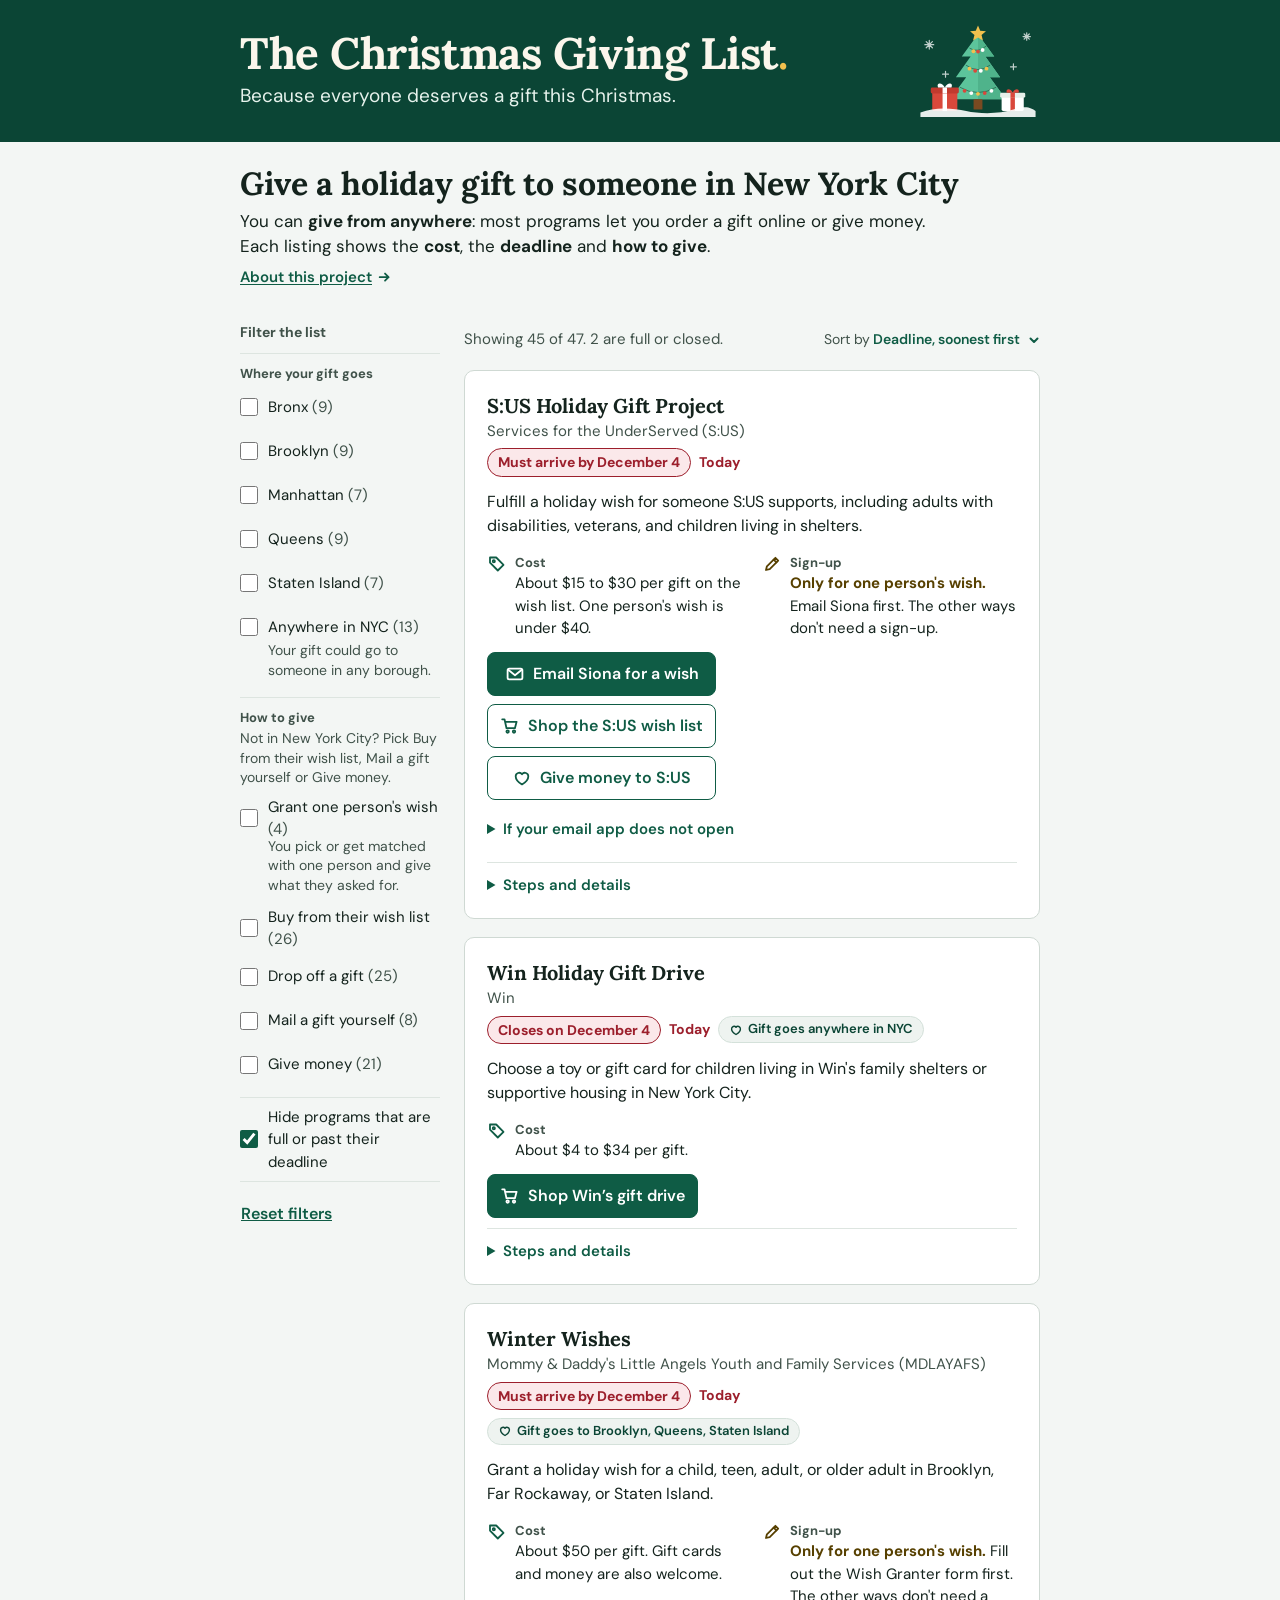
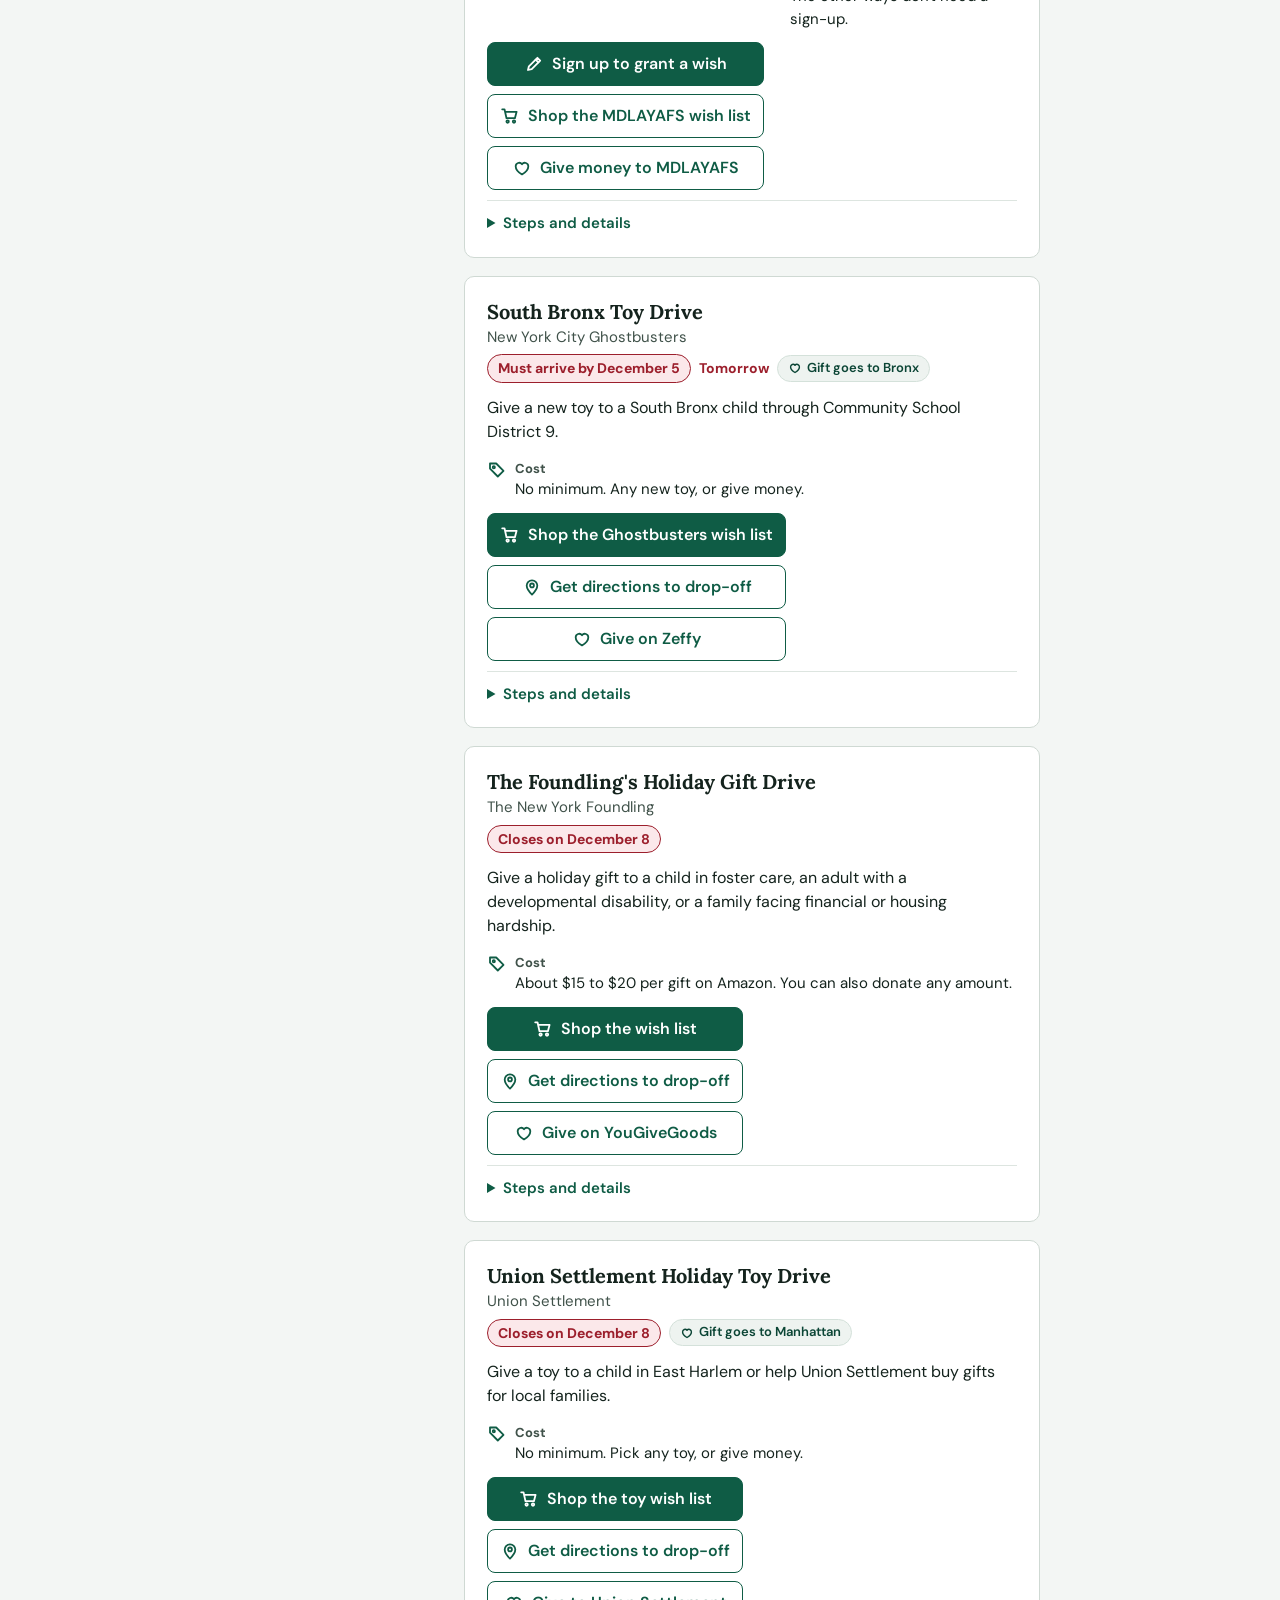
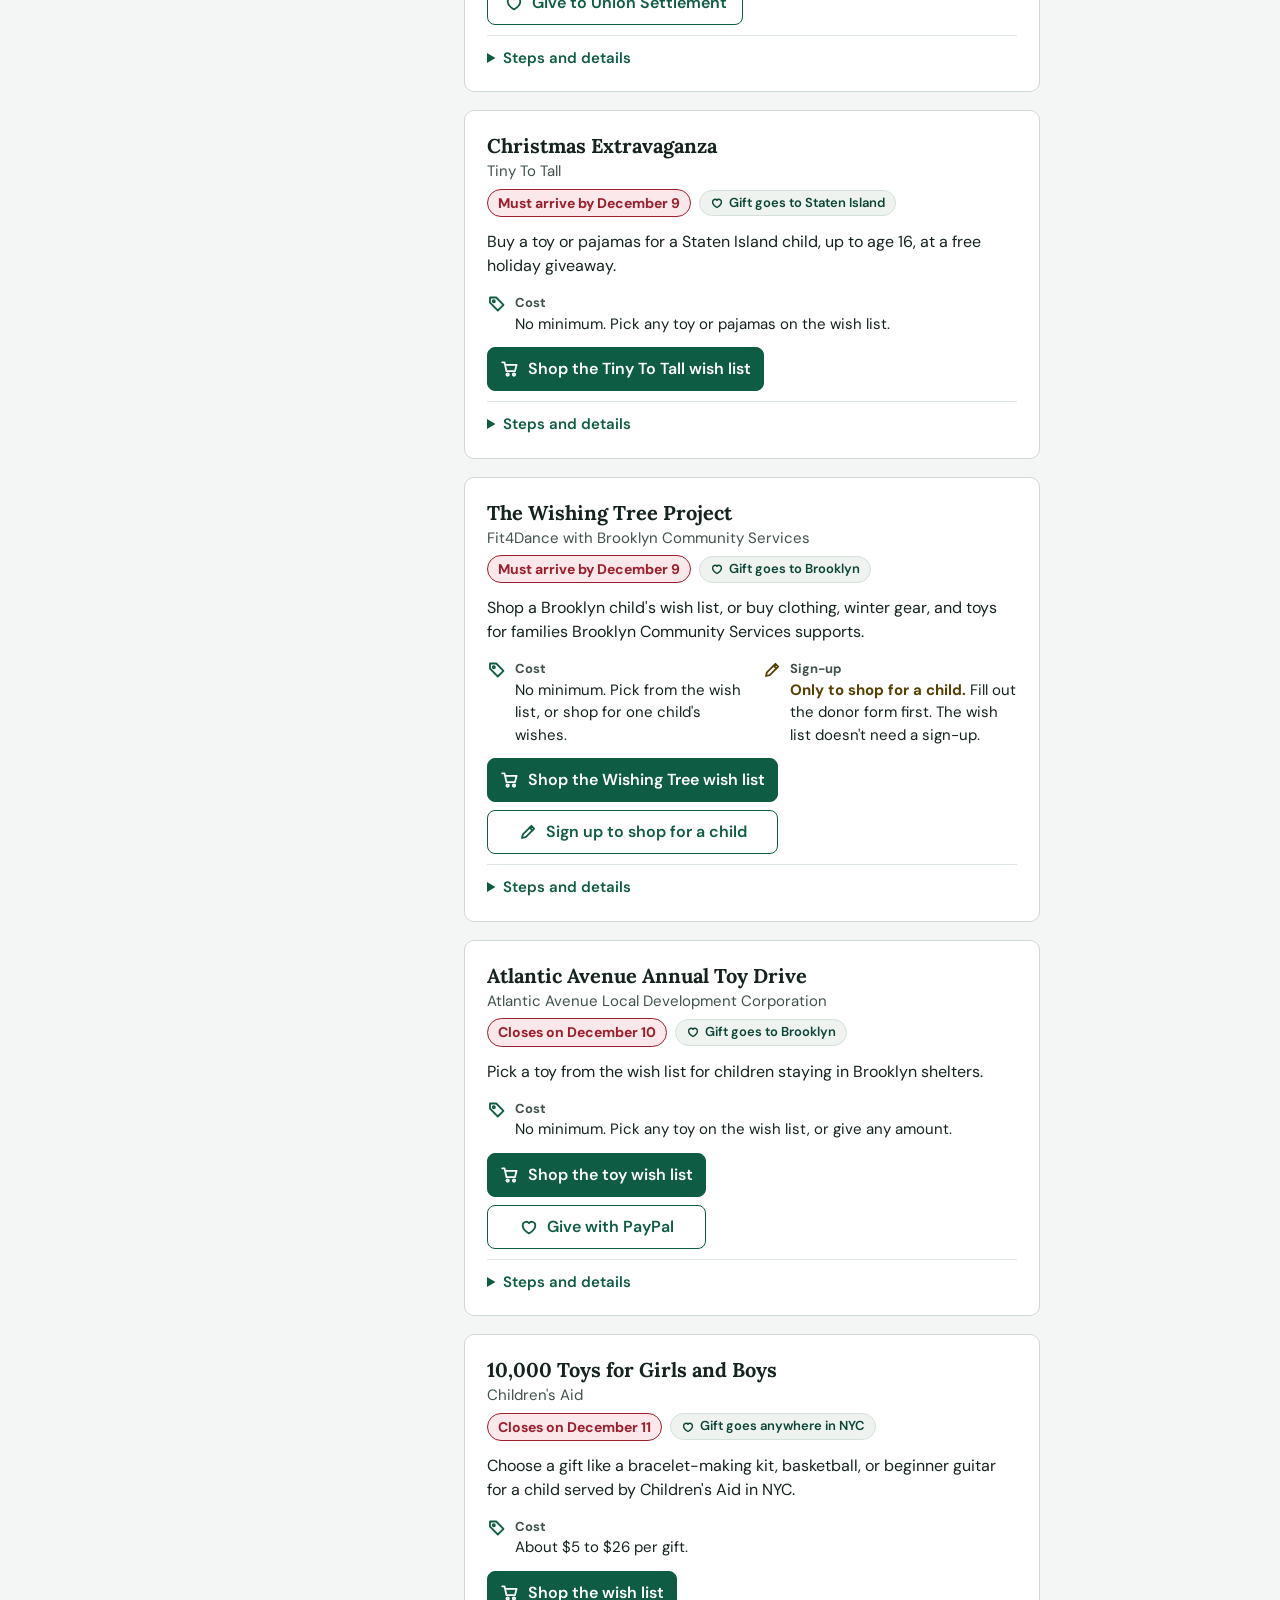
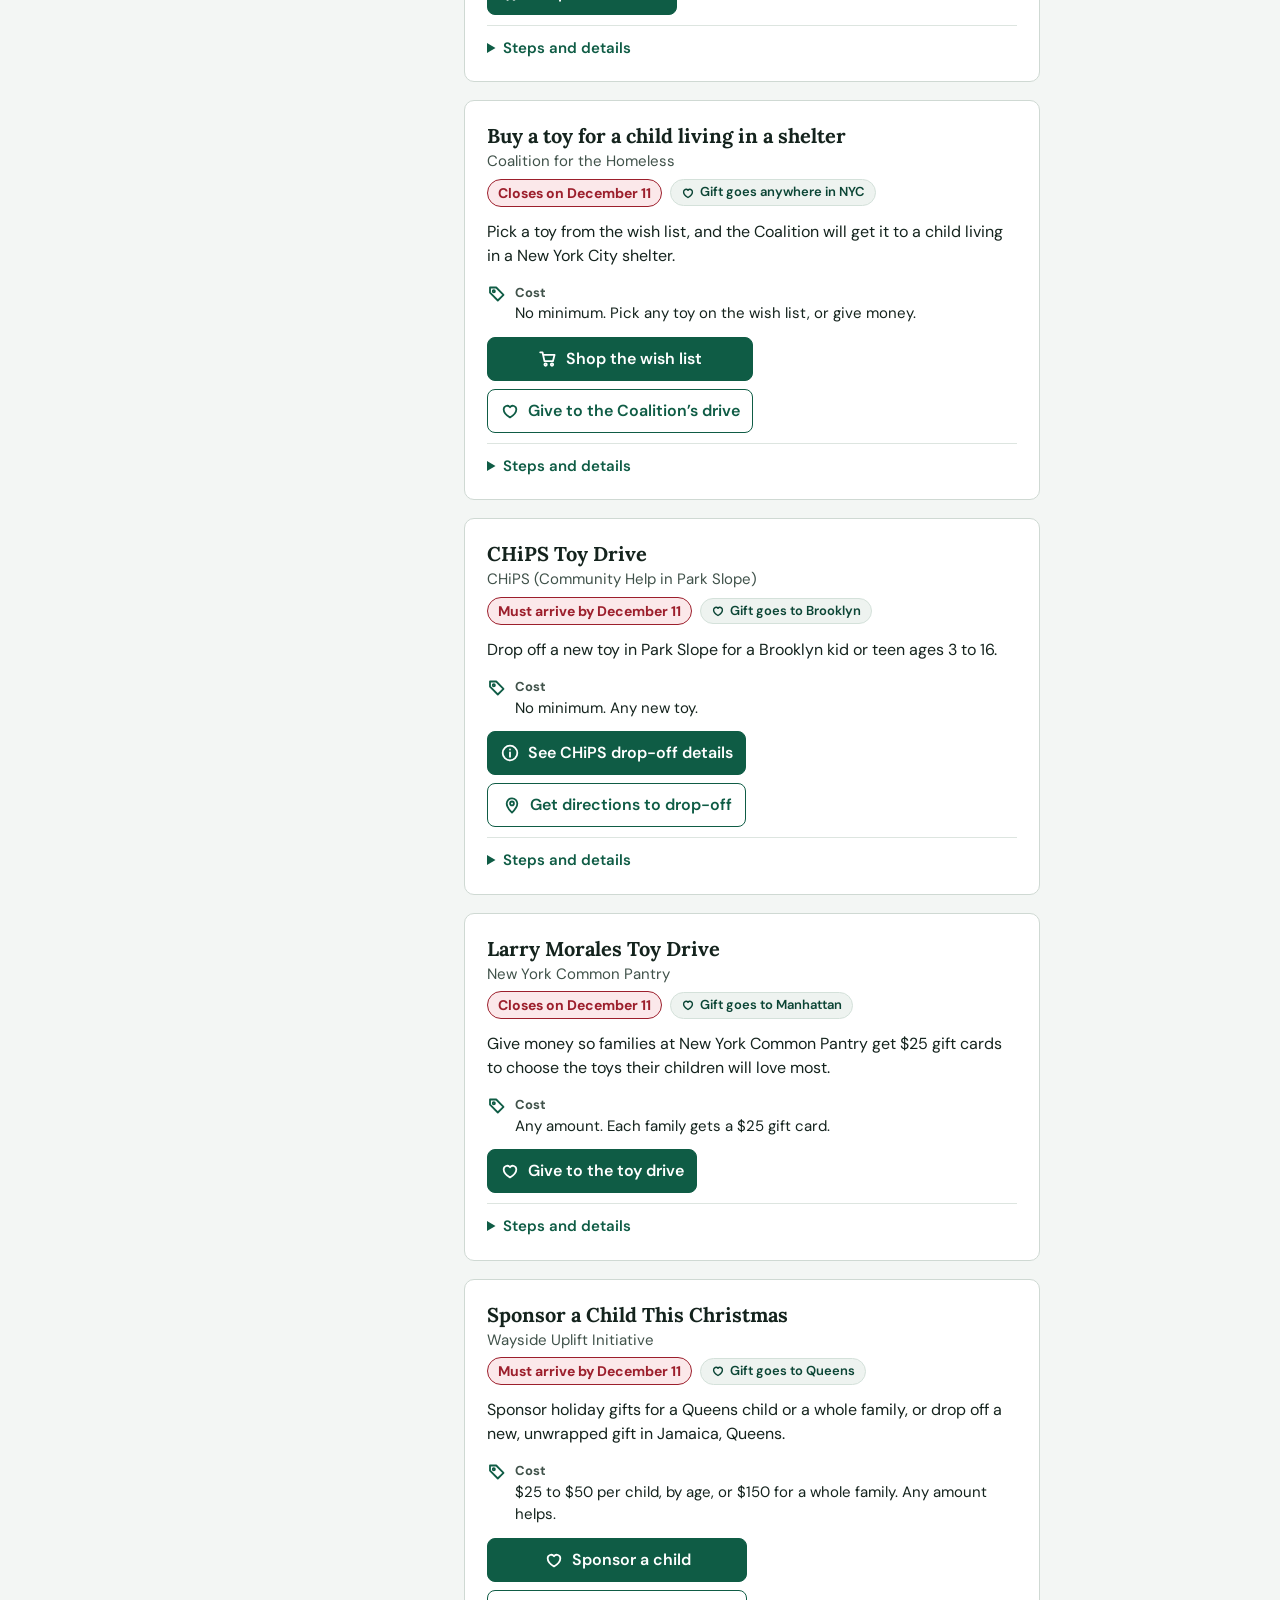
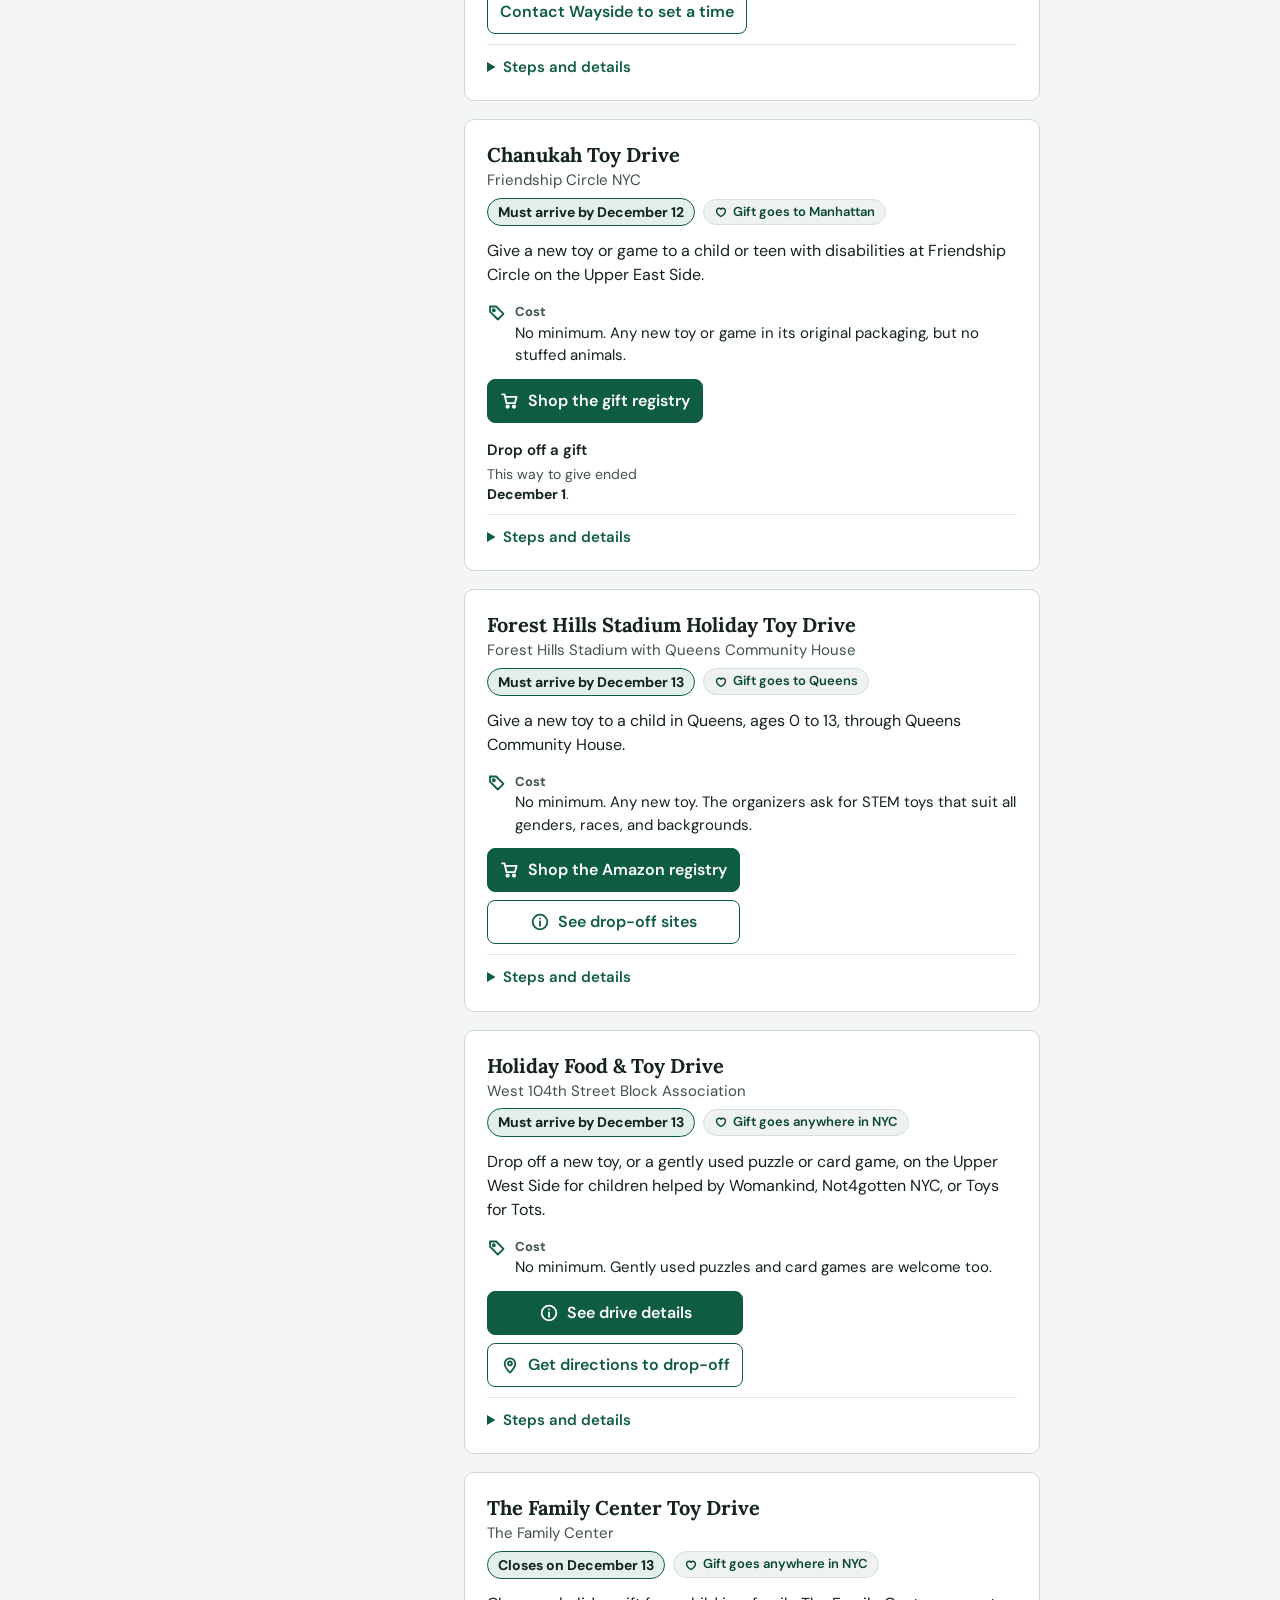
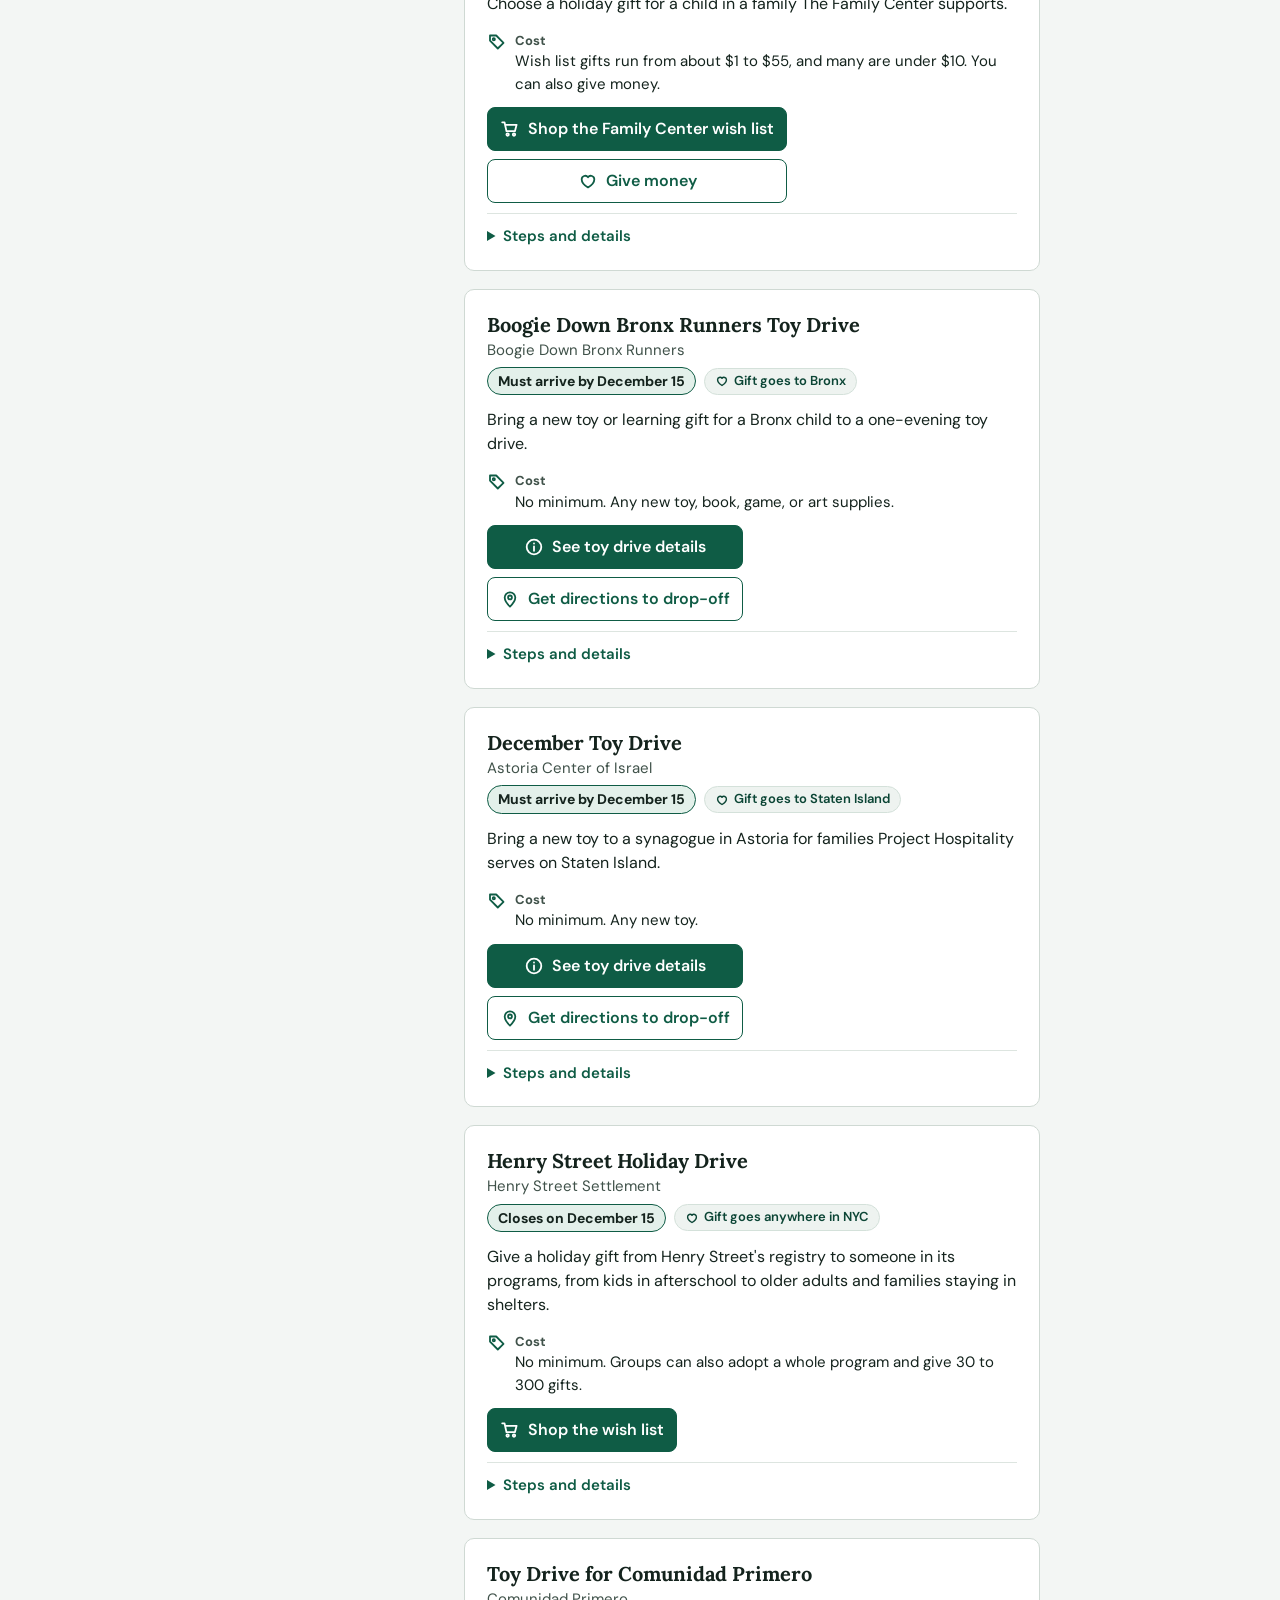
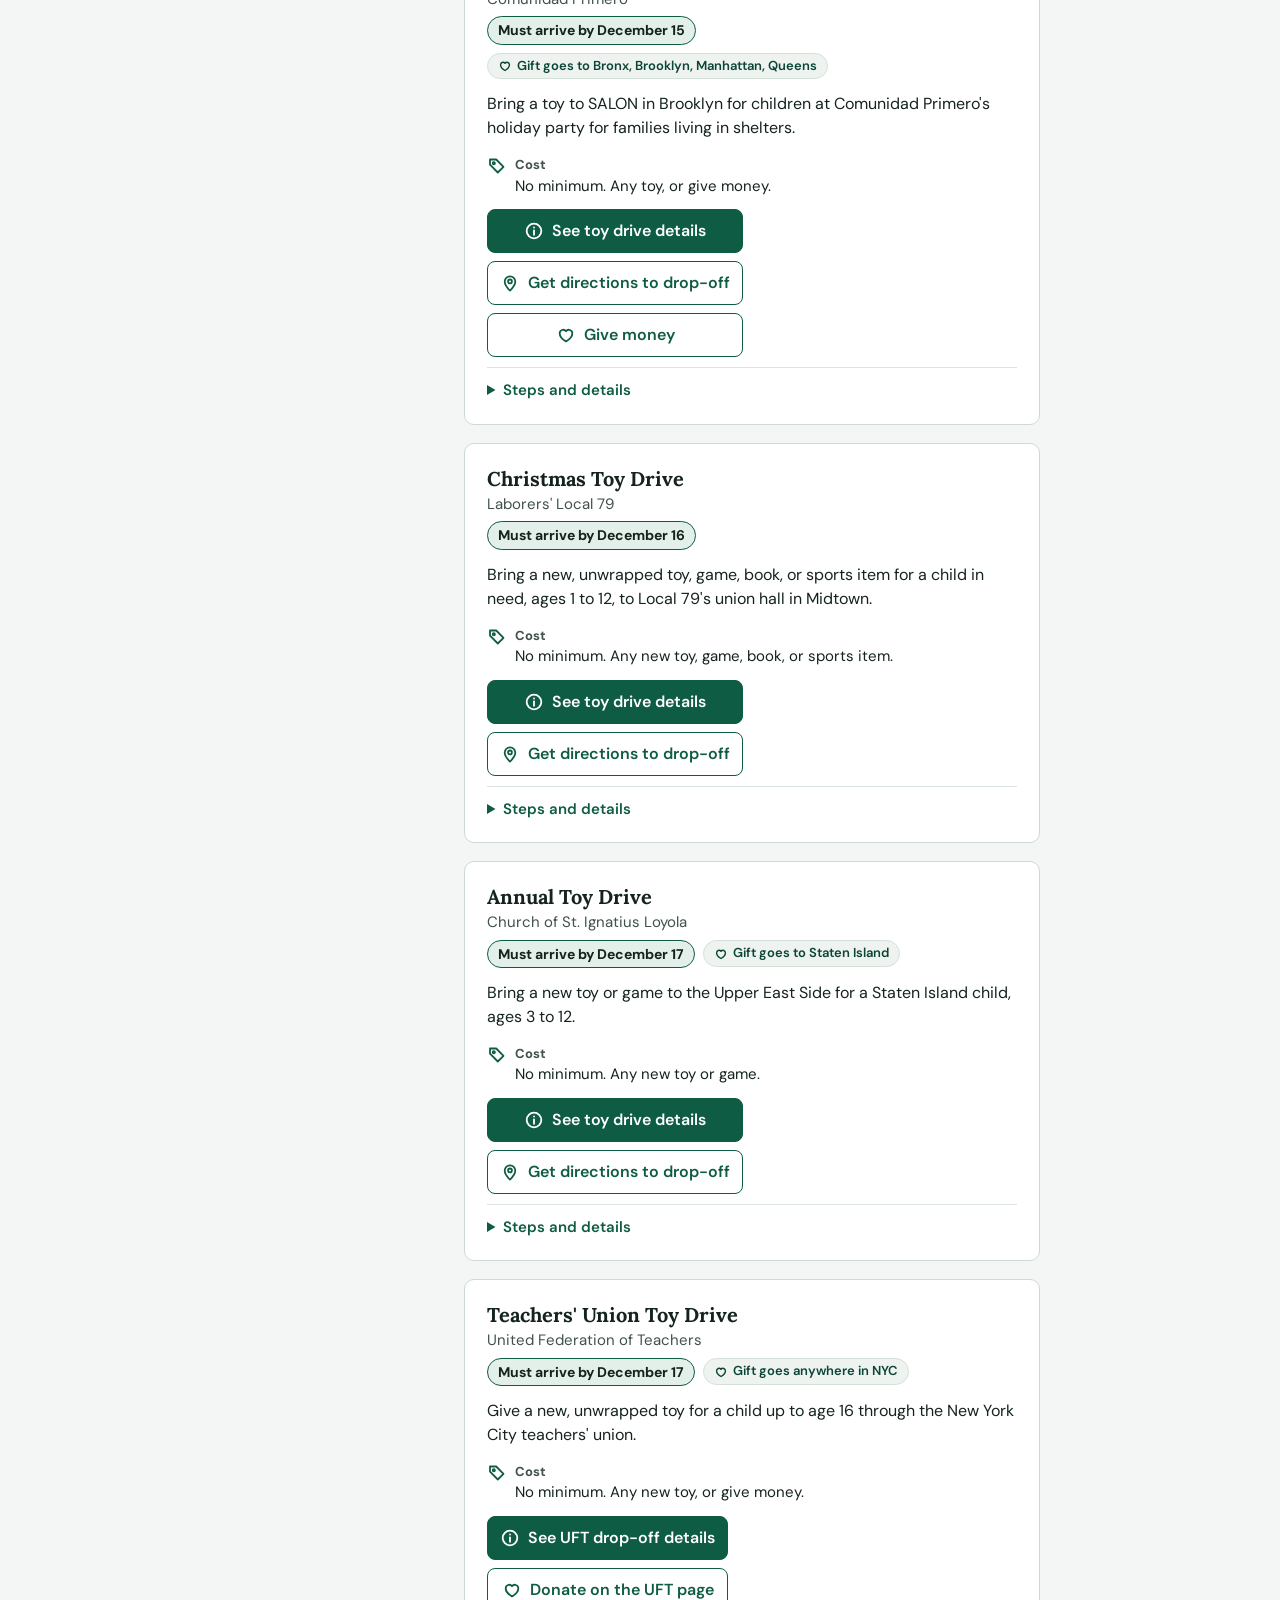
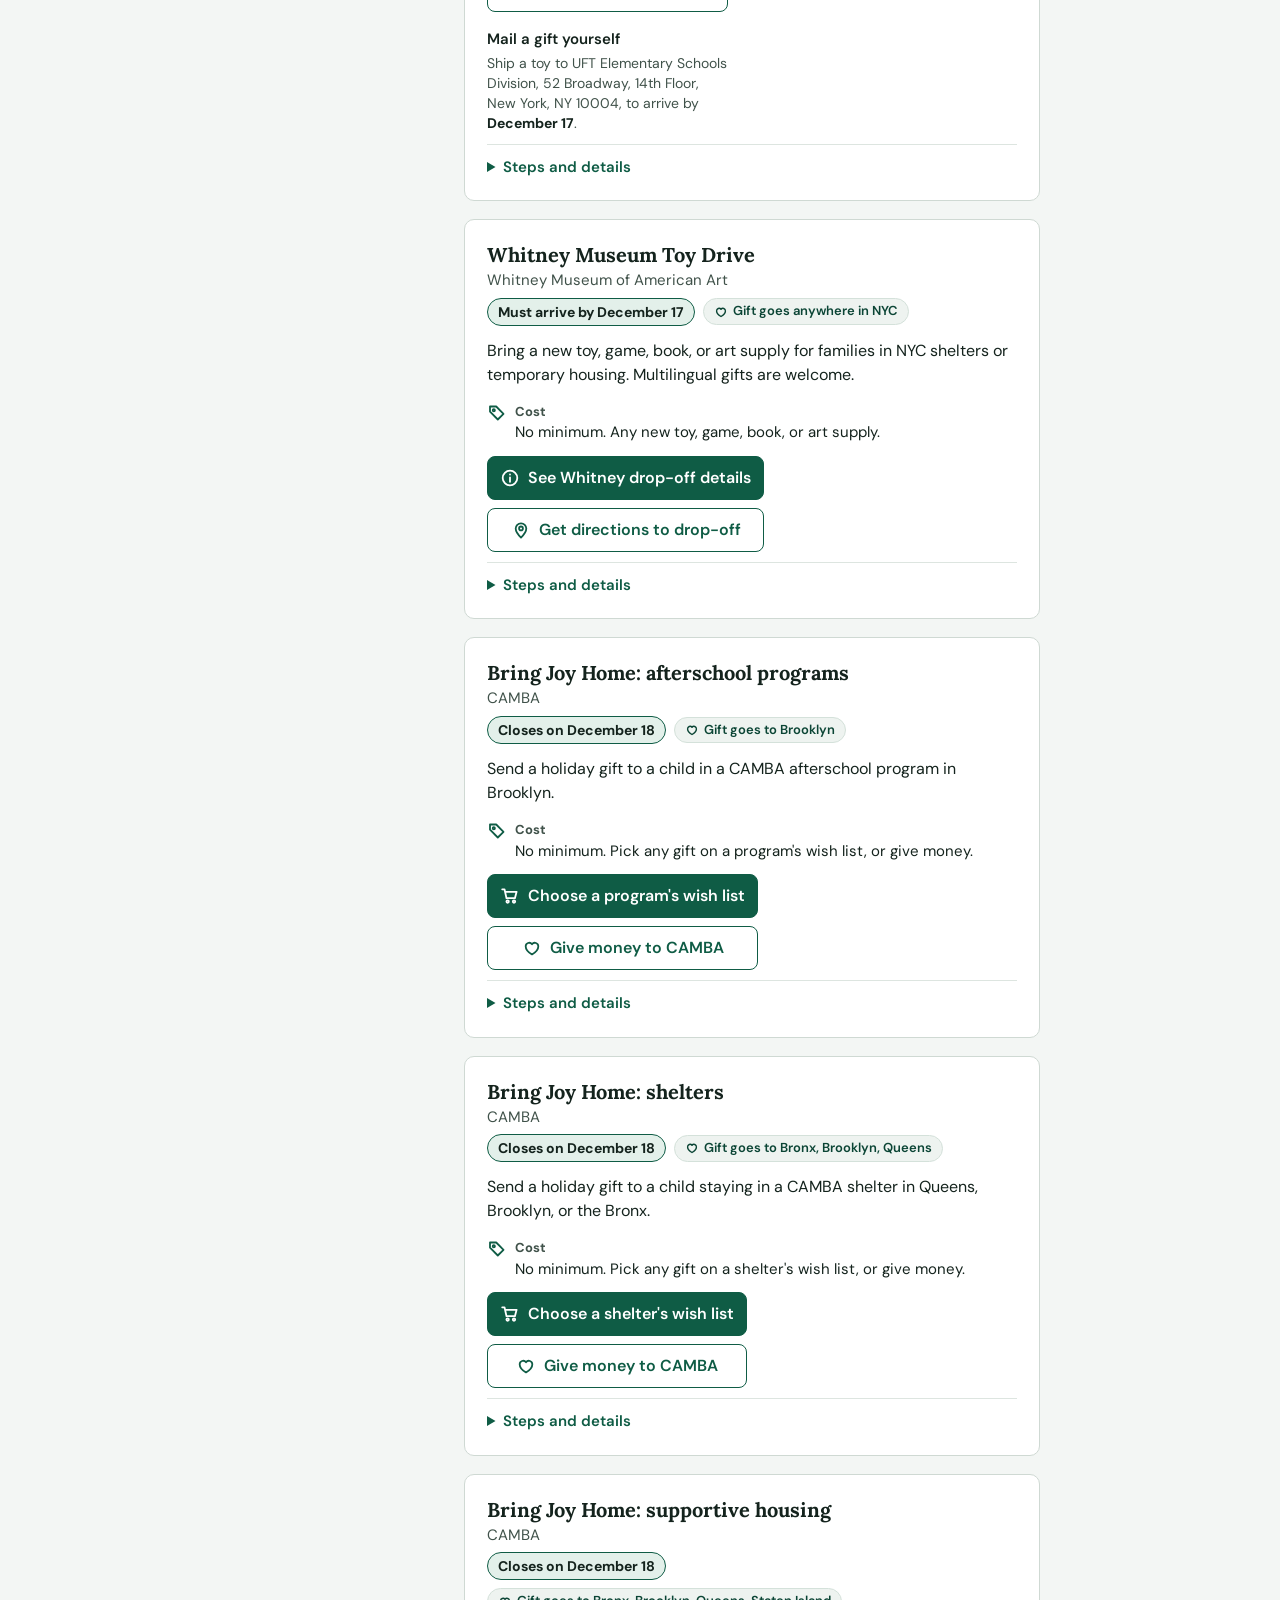
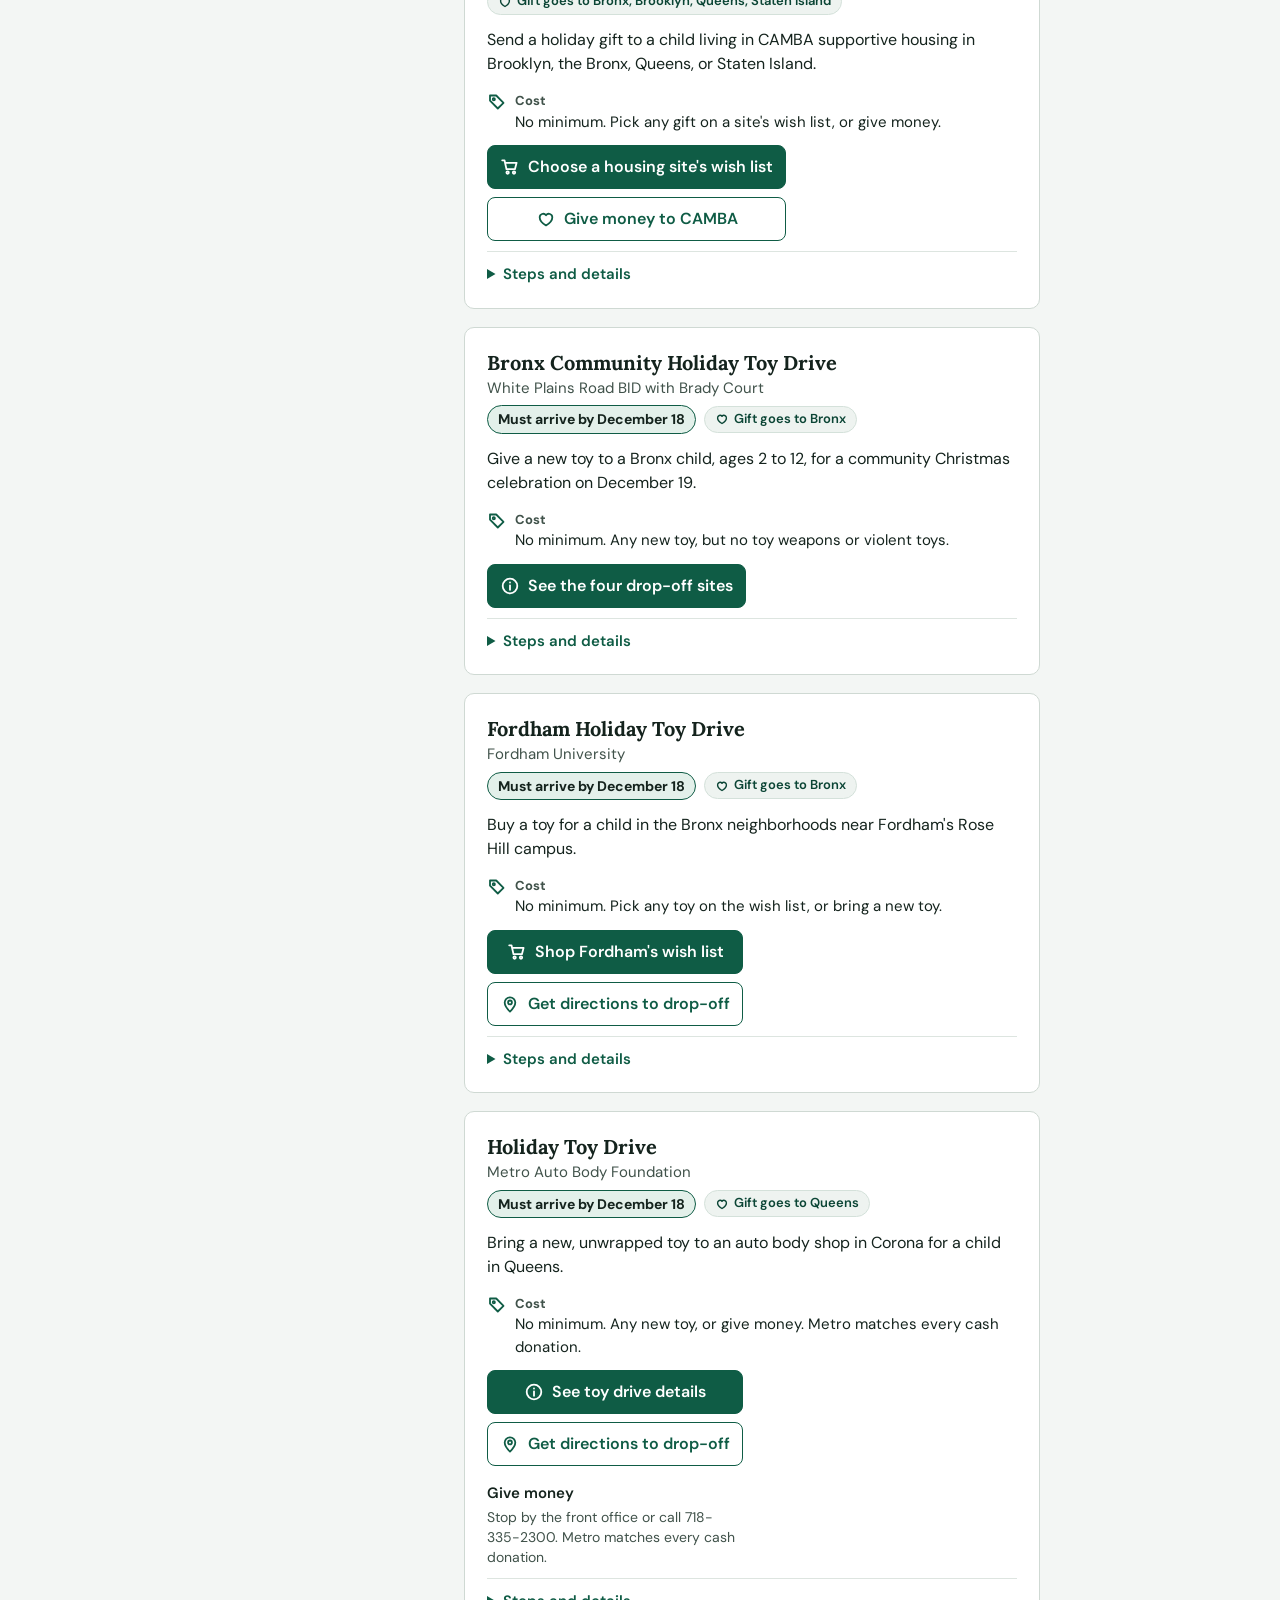
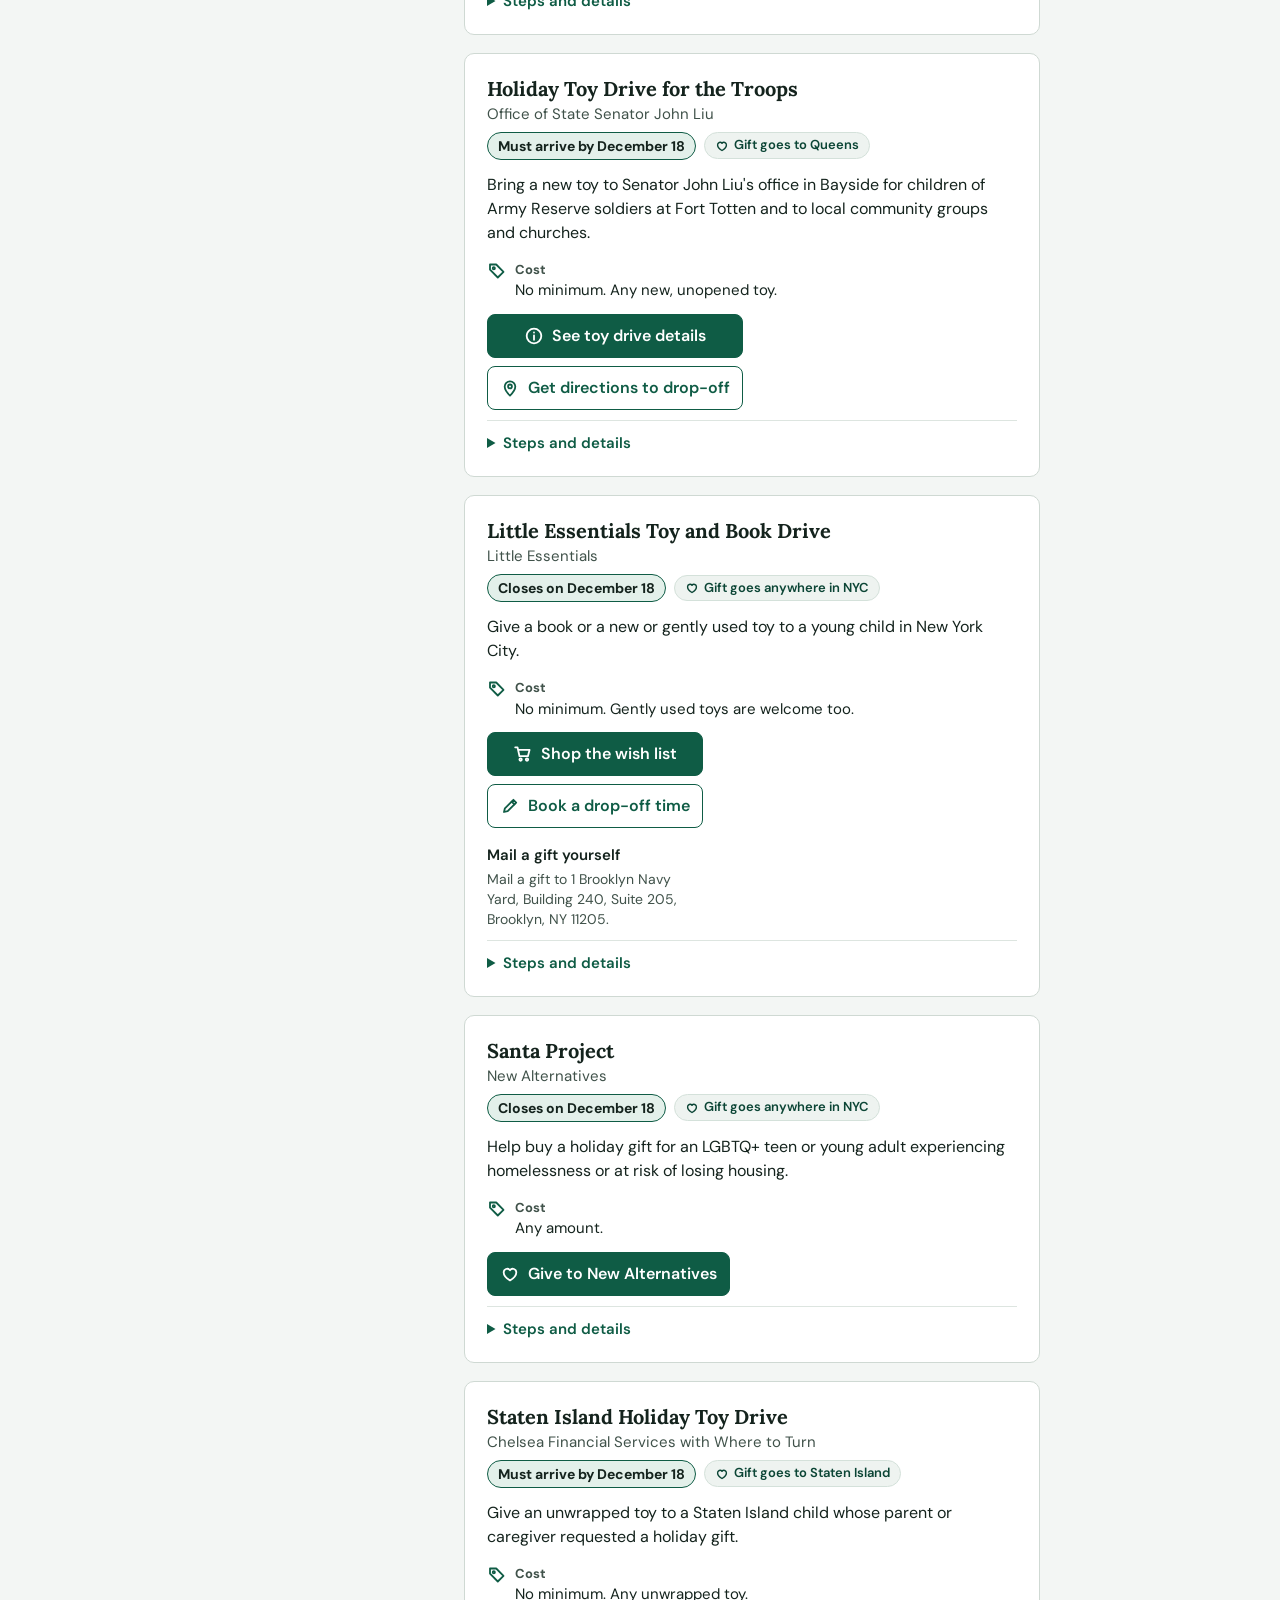
<file: index.html>
<!DOCTYPE html>
<html lang="en">
<head>
<meta charset="utf-8">
<meta name="viewport" content="width=device-width, initial-scale=1">
<title>The Christmas Giving List</title>
<meta name="description" content="Everyone deserves a gift this Christmas. Give a holiday gift to someone in New York City, from anywhere. Each listing shows the cost, the deadline and how to give.">
<!-- What a pasted link shows in a text or on social media. The picture is og-image.png in the top folder. -->
<link rel="canonical" href="https://thechristmasgivinglist.org/">
<meta property="og:type" content="website">
<meta property="og:title" content="The Christmas Giving List">
<meta property="og:description" content="Everyone deserves a gift this Christmas. Give a holiday gift to someone in New York City, from anywhere. Each listing shows the cost, the deadline and how to give.">
<meta property="og:url" content="https://thechristmasgivinglist.org/">
<meta property="og:image" content="https://thechristmasgivinglist.org/og-image.png?v=2026-11-26-2">
<meta property="og:image:width" content="1200">
<meta property="og:image:height" content="630">
<meta property="og:image:alt" content="The Christmas Giving List. Because everyone deserves a gift this Christmas.">
<meta name="twitter:card" content="summary_large_image">
<meta name="twitter:image" content="https://thechristmasgivinglist.org/og-image.png?v=2026-11-26-2">
<link rel="icon" href="data:image/svg+xml,%3Csvg xmlns='http://www.w3.org/2000/svg' viewBox='0 0 20 20'%3E%3Crect width='20' height='20' rx='4' fill='%230f5c45'/%3E%3Cpath d='M4 9h12v7H4zM3.200 6.500h13.600V9H3.200zM10 6.500v9.500M10 6.500C8.700 3.500 5.800 4 6.800 6.500M10 6.500c1.300-3 4.200-2.500 3.200 0' fill='none' stroke='%23fff' stroke-width='1.500' stroke-linecap='round' stroke-linejoin='round'/%3E%3C/svg%3E">
<!-- The heading font and the main text font start loading right away -->
<link rel="preload" href="fonts/lora-latin-700-normal.woff2" as="font" type="font/woff2" crossorigin>
<link rel="preload" href="fonts/dm-sans-latin-400-normal.woff2" as="font" type="font/woff2" crossorigin>
<link rel="stylesheet" href="styles.css?v=2026-11-27-16">
<!-- The folded feedback form needs JavaScript. Without it, only the plain link to the form shows. -->
<noscript><style>#feedback { display: none; }</style></noscript>
</head>
<body>
<a class="skip" href="#results">Skip to the list of programs</a>

<header class="site-head">
  <div class="wrap">
    <h1 class="site-title">The Christmas Giving List<span class="dot">.</span></h1>
    <p class="tagline">Because everyone deserves a gift this Christmas.</p>
    <svg class="holiday-art" aria-hidden="true" focusable="false" viewBox="0 0 168 132" fill="none">
      <!-- snowflakes -->
      <g stroke="#ffffff" stroke-opacity="0.75" stroke-width="1.6" stroke-linecap="round">
        <path d="M18 22v12M12 28h12M13.8 23.8l8.4 8.4M22.2 23.8l-8.4 8.4"/>
        <path d="M150 12v10M145 17h10M146.5 13.5l7 7M153.5 13.5l-7 7"/>
        <path d="M40 64v8M36 68h8"/><path d="M132 54v8M128 58h8"/>
      </g>
      <!-- tree -->
      <path d="M84 14l22 30H94l20 28h-14l22 30H46l22-30H54l20-28H62z" fill="#5cc49b"/>
      <path d="M84 14l22 30H94l20 28h-14l22 30H84z" fill="#4fb38b"/>
      <rect x="78" y="102" width="12" height="14" rx="1" fill="#7a4a21"/>
      <path d="M84 2l3 7.2 7.8.6-6 5 1.9 7.6L84 18.3l-6.7 4.1 1.9-7.6-6-5 7.8-.6z" fill="#f2c14e"/>
      <!-- string of lights: three strands, each bulb sits on its strand -->
      <path d="M73 33 Q84 40 95 30" fill="none" stroke="#2f6f57" stroke-width="1.2" stroke-linecap="round"/>
      <circle cx="77.8" cy="36.9" r="2.6" fill="#f2c14e"/><circle cx="84" cy="37.4" r="2.6" fill="#d9483b"/><circle cx="90.2" cy="35.2" r="2.6" fill="#ffffff"/>
      <path d="M68 56 Q84 68 100 56" fill="none" stroke="#2f6f57" stroke-width="1.2" stroke-linecap="round"/>
      <circle cx="72.5" cy="60.5" r="2.6" fill="#f2c14e"/><circle cx="80.2" cy="63.3" r="2.6" fill="#d9483b"/><circle cx="87.8" cy="63.3" r="2.6" fill="#ffffff"/><circle cx="95.5" cy="60.5" r="2.6" fill="#f2c14e"/>
      <path d="M60 86 Q84 100 108 86" fill="none" stroke="#2f6f57" stroke-width="1.2" stroke-linecap="round"/>
      <circle cx="65.8" cy="90.6" r="2.6" fill="#d9483b"/><circle cx="74.9" cy="93.6" r="2.6" fill="#ffffff"/><circle cx="84" cy="94.6" r="2.6" fill="#f2c14e"/><circle cx="93.1" cy="93.6" r="2.6" fill="#d9483b"/><circle cx="102.2" cy="90.6" r="2.6" fill="#ffffff"/>
      <!-- gifts -->
      <rect x="22" y="92" width="34" height="26" rx="2" fill="#d9483b"/><rect x="36" y="92" width="6" height="26" fill="#ffffff"/>
      <rect x="20" y="86" width="38" height="8" rx="2" fill="#c13a2e"/><rect x="36" y="86" width="6" height="8" fill="#ffffff"/>
      <path d="M39 86c-4-8-12-6-9 0zM39 86c4-8 12-6 9 0z" fill="#ffffff"/>
      <rect x="116" y="98" width="30" height="20" rx="2" fill="#ffffff"/><rect x="128" y="98" width="6" height="20" fill="#d9483b"/>
      <rect x="114" y="93" width="34" height="7" rx="2" fill="#e6efe9"/><rect x="128" y="93" width="6" height="7" fill="#d9483b"/>
      <path d="M131 93c-3.5-7-10-5-8 0zM131 93c3.5-7 10-5 8 0z" fill="#d9483b"/>
      <!-- snow on the ground -->
      <path d="M6 120c20-8 44-6 62-2s46 4 64-2 24-2 30 2v8H6z" fill="#ffffff" fill-opacity="0.9"/>
    </svg>
  </div>
</header>

<noscript>
  <div class="wrap"><p class="flag">This page needs JavaScript turned on to show the list of programs.</p></div>
</noscript>

<main>
  <div class="wrap intro">
    <h2 class="intro-title">Give a holiday gift to someone in New&nbsp;York&nbsp;City</h2>
    <p class="intro-lead">You can <strong>give from anywhere</strong>: most programs let you order a gift online or give money. Each listing shows the <strong>cost</strong>, the <strong>deadline</strong> and <strong>how to give</strong>.</p>
    <a class="page-link" href="about.html">About this project<svg class="arrow arrow-after" aria-hidden="true" focusable="false" width="16" height="16" viewBox="0 0 16 16" fill="none" stroke="currentColor" stroke-width="2" stroke-linecap="round" stroke-linejoin="round"><path d="M3 8h10M9 4l4 4-4 4"/></svg></a>
  </div>
  <div class="wrap page" id="app" hidden>
  <details class="filters" id="filterPanel" open>
    <summary id="filterSummary"><svg aria-hidden="true" width="18" height="18" viewBox="0 0 18 18" fill="none" stroke="currentColor" stroke-width="2" stroke-linecap="round"><path d="M2 5h7M15 5h1M2 13h1M9 13h7"/><circle cx="12" cy="5" r="2.2"/><circle cx="6" cy="13" r="2.2"/></svg><span>Filters</span></summary>
    <form class="filters-body" id="filters" aria-label="Filter the list of programs">
      <div class="sheet-head">
        <div>
          <h2>Filter the list</h2>
          <p class="hint">The list updates as you choose.</p>
        </div>
        <button type="button" class="sheet-close" id="closeFilters">Close</button>
      </div>

      <fieldset id="f-area">
        <legend>Where your gift goes</legend>
      </fieldset>

      <fieldset id="f-way" aria-describedby="f-way-hint">
        <legend>How to give</legend>
        <p class="check-hint group-hint" id="f-way-hint">Not in New York City? Pick Buy from their wish list, Mail a gift yourself or Give money.</p>
      </fieldset>

      <label class="check" for="hideClosed">
        <input type="checkbox" id="hideClosed" checked>
        <span>Hide programs that are full or past their deadline</span>
      </label>

      <div class="sheet-foot">
        <button type="button" class="btn secondary" id="clear">Reset filters</button>
        <button type="button" class="btn primary" id="showResults">Show programs</button>
      </div>
    </form>
  </details>

  <div class="results-head">
    <!-- The heading names the list for screen readers. The count line is what you see, and it takes the focus after filtering. -->
    <h2 id="results-title" class="sr-only">Programs</h2>
    <p id="count" role="status" aria-live="polite" tabindex="-1"></p>
  </div>
  <div class="sort">
    <label for="sort" class="sr-only">Sort by</label>
    <span class="sort-face" aria-hidden="true"><span id="sortText"><span class="sort-by">Sort by</span> <span class="sort-name">Deadline, soonest first</span></span><svg aria-hidden="true" width="12" height="12" viewBox="0 0 12 12" fill="none" stroke="currentColor" stroke-width="2" stroke-linecap="round" stroke-linejoin="round"><path d="M2.5 4.5 6 8l3.5-3.5"/></svg></span>
    <select id="sort">
      <option value="deadline">Deadline, soonest first</option>
      <option value="name">Name, A to Z</option>
    </select>
  </div>
  <section id="results" aria-labelledby="results-title" tabindex="-1">

    <p class="flag" id="seasonOver" hidden></p>

    <div class="applied" id="applied" hidden>
      <p id="appliedText"></p>
      <button type="button" class="btn secondary small" id="clear3">Reset filters</button>
    </div>

    <ul id="list"></ul>

    <div class="empty" id="empty" hidden>
      <p><strong>No programs match your filters.</strong> Remove a filter or reset the filters to see more.</p>
      <button type="button" class="btn secondary" id="clear2">Reset filters</button>
    </div>
  </section>
  </div>
</main>

<footer class="about">
  <div class="wrap">
    <h2>Questions or feedback?</h2>
    <p>See a mistake, know a program that belongs on the list, or find something hard to use? Tell us using the form below.</p>
    <details class="feedback" id="feedback">
      <summary>Open the feedback form</summary>
      <iframe id="feedbackFrame" title="Feedback form for The Christmas Giving List" data-src="https://docs.google.com/forms/d/e/1FAIpQLSfdwLZCQvjUqEZg6rhdhUFrDyp4WQBQvWkwpQ0rKYL52Z11yQ/viewform?embedded=true"></iframe>
    </details>
    <a class="form-link" href="https://docs.google.com/forms/d/e/1FAIpQLSfdwLZCQvjUqEZg6rhdhUFrDyp4WQBQvWkwpQ0rKYL52Z11yQ/viewform">Open the form on its own page</a>
    <!-- "Updated" is the day the list's information last changed, in New York time. It is written in the line below
         by hand, not filled in by the script. See "How to edit" in README.md for when to change it, and change both
         the datetime value and the text. -->
    <p class="footnote">Updated <time datetime="2026-11-27">Nov 27, 2026</time>.</p>
    <p class="footnote">Dates and openings can change, so confirm with the organization before you buy.</p>
    <p class="footnote">This website is not affiliated with any listed organization.</p>
    <p class="footnote">This site counts visits and clicks without cookies or personal data.</p>
    <a class="page-link" href="about.html">About this project</a>
    <p class="footnote">© 2026 The Christmas Giving List</p>
  </div>
</footer>

<script>
/* =====================================================================
   PROGRAM FIELDS
   ---------------------------------------------------------------------
   For when to change the "Updated" date, the "checked" dates and the styles version, see "How to edit" in README.md.
   1. Everything visitors see in the list comes from PROGRAMS below.
   2. To add a program, copy one block from { to }, paste it, and change
      the text. Keep the commas between blocks.
   3. Values you can use:
        areas:   where the gifts go: one or more of "bronx", "brooklyn", "manhattan", "queens", "staten-island", "nyc".
                 A borough: the gifts reach people in that borough. Use more than one when more are confirmed.
                 "nyc": the gift could go to someone in any borough, or the program doesn't say which borough.
                 []: it isn't clear the gifts stay in New York City. The card shows no chip.
                 Tag where the gifts go, not where you drop them off.
        ways:    how you give. Use one or more of "ship" (buy from the organization's wish list and the store ships it for you),
                 "drop" (drop off a gift), "mail" (get a gift yourself and mail it), "money" (give money).
                 The first one is the way the main button uses.
        oneWish: true when you can grant one person's wish: you pick or get matched with one person and give what they
                 asked for. It puts the program under "Grant one person's wish" in the "How to give" filter. It doesn't
                 add a button.
        status:  "open", "confirm" (something is unconfirmed), "waitlist" (full)
        statusNote: a short warning shown on the card after the words "Check first."
        deadline: "YYYY-MM-DD" or null. Past deadlines are marked on their own.
        closesAt: only when a program closes at a set time, such as "2026-12-12T20:00:00-05:00" (8 pm Eastern).
        mustArrive: true when the gift must be there by the date, including drop-off. Leave it out when you can still
                 order, ship, or give on the date itself.
        ends:    on one row or option, "YYYY-MM-DD", when only that way to give has a deadline. The card stays open
                 while any other way is still open.
        openLabel: words for the label when there is no deadline, such as "Dates vary by area". Leave it out to show "Open now".
        yearRound: true for a program that is open all year. It stays open after SITE.seasonEnds.
        summary: one or two short sentences: what the gift is and who gets it.
        about:   background on the organization. Shown inside "Steps and details", not on the card.
        stepGroups: every program has stepGroups, a list of { title, steps }. Use one group per way to give, titled with the
                 filter's words ("Buy from their wish list", "Drop off a gift", "Mail a gift yourself", "Give money").
                 Use "Mail or drop off a gift" when the same steps end in either. Number only steps that happen in order.
                 When the giver picks one option, use { text: "… one of these ways:", choices: [ … ] }.
        Buttons: a card shows its ways in this order, keeping the data order within each group: the row with the main
                 button ("main", or the first row), other rows with a button, "money" rows with a button, then rows with
                 no button (including ways that have ended). The first button shown is solid, the rest are outlined. Any
                 "If your email app does not open" help comes after the last button. A button gets a small picture only
                 when the picture shows what the button does. To choose it by hand, add "icon" to "action" or to a "link"
                 (ship, money, mail, drop, signup, info, or "" for none).
        rows:    only for a card whose ways all start in the same place. One or more { icon, name, text } shown in place of
                 the usual one row for each way. "ways" still decides which filters find the card. A row can also have
                 "main": true (the card's main button sits on this row, not the first one) and "signup": true (the row's
                 text starts with "Sign up first.").
        options: one entry for each way to give, in the same order as "ways". Each can have text (a short detail such as an
                 address) and, for the second and third way, a link { label, url }. The link can also be an email button,
                 written like an email action: { type: "email", label, email, subject, body }. An option can also have
                 map: "street address", which adds a "Get directions to drop-off" link.
        action:  { type: "link", label, url }
                 { type: "email", label, email, subject, body }
                 Add srExtra: "Organization name" when another card has a button with the same words.
        signup:  { needed: true or false, text }. The card shows a "Sign-up" row only when needed is true.
                 Use needed: true only when people must do something before they can give.
        second:  { label, url }. A second, outlined button next to the main one.
   4. Each year, set SITE.season and SITE.seasonEnds. After that day, every program that is not open all year
      shows as ended.
   ===================================================================== */

const SITE = {
  season: "2026",            // the holiday season this list is for
  seasonEnds: "2026-12-25"   // after this day, every program that is not open all year shows as ended
};

const LABELS = {
  areas:  { bronx: "Bronx", brooklyn: "Brooklyn", manhattan: "Manhattan", queens: "Queens", "staten-island": "Staten Island", nyc: "Anywhere in NYC" },
  ways:   { ship: "Buy from their wish list", drop: "Drop off a gift", mail: "Mail a gift yourself", money: "Give money" }
};

const PROGRAMS = [
  {
    "id": "onesimplewish",
    "name": "Grant a wish for a young New Yorker leaving foster care",
    "org": "One Simple Wish with City Living NY",
    "areas": [
      "nyc"
    ],
    "status": "open",
    "oneWish": true,
    "summary": "Fund a wish for a young New Yorker who has left foster care, or for their child.",
    "about": "City Living NY is a New York City nonprofit that helps young people move from foster care to living on their own, including finding and keeping housing. One Simple Wish, a national nonprofit founded in 2008, hosts its wishes.",
    "cost": "Wishes ranged from $46 to $388 when checked. Some accept partial donations.",
    "deadline": null,
    "yearRound": true,
    "action": {
      "type": "link",
      "label": "Browse City Living NY wishes",
      "url": "https://www.onesimplewish.org/community-partner/1131-city-living-ny"
    },
    "source": "https://www.onesimplewish.org/community-partner/1131-city-living-ny",
    "checked": "2026-11-26",
    "ways": [
      "money"
    ],
    "signup": {
      "needed": false,
      "text": "None needed."
    },
    "options": [
      {}
    ],
    "stepGroups": [
      {
        "title": "Give money",
        "steps": [
          "Open City Living NY's page on One Simple Wish.",
          "Choose a wish.",
          "Pay for the whole wish, or part of it if the wish allows that. One Simple Wish buys the gift and gets it to the person."
        ]
      }
    ]
  },
  {
    "id": "sus",
    "name": "S:US Holiday Gift Project",
    "org": "Services for the UnderServed (S:US)",
    "areas": [],
    "status": "open",
    "oneWish": true,
    "summary": "Fulfill a holiday wish for someone S:US supports, including adults with disabilities, veterans, and children living in shelters.",
    "about": "Services for the UnderServed (S:US) is a New York nonprofit founded in 1978. It provides housing, employment support, and mental health and substance use treatment to tens of thousands of people and their families across New York City and Long Island each year.",
    "cost": "About $15 to $30 per gift on the wish list. One person's wish is under $40.",
    "deadline": null,
    "mustArrive": true,
    "action": {
      "type": "email",
      "label": "Email Siona for a wish",
      "email": "sschmid@sus.org",
      "subject": "Holiday Gift Project 2026 wish request",
      "body": "Hello Siona,\n\nI would like to take part in the S:US Holiday Gift Project.\n\nI can buy gifts for [number] people. Please send me their wishes and tell me how to deliver the gifts.\n\nThank you,\n[Your name]\n[Your phone number]",
      "srExtra": "Services for the UnderServed (S:US)"
    },
    "source": "https://sus.org/help-bring-holiday-joy/",
    "checked": "2026-11-25",
    "ways": [
      "drop",
      "mail",
      "ship",
      "money"
    ],
    "signup": {
      "needed": true,
      "lead": "Only for one person's wish.",
      "text": "Email Siona first. The other ways don't need a sign-up."
    },
    "rows": [
      {
        "icon": "ship",
        "name": "Buy from their wish list",
        "link": {
          "label": "Shop the S:US wish list",
          "url": "https://amzn.to/4e7onb6"
        }
      },
      {
        "icon": "money",
        "name": "Give money",
        "link": {
          "label": "Give money to S:US",
          "url": "https://sus.org/holiday-gift-project-donate/"
        }
      },
      {
        "icon": "mail",
        "name": "Give one person's wish",
        "text": "Email Siona Schmid at sschmid@sus.org for one person's wish. Buy the gift, then mail it or drop it off. Drop-off ends December 4.",
        "main": true,
        "signup": true,
        "ends": "2026-12-04"
      }
    ],
    "stepGroups": [
      {
        "title": "Mail or drop off a gift",
        "steps": [
          "Email Siona Schmid at sschmid@sus.org. Say how many people you want to buy for.",
          "Siona sends you each person's wish.",
          "Buy the gifts.",
          {
            "text": "Send them one of these ways:",
            "choices": [
              "Mail them to S:US, 463 Seventh Avenue, 17th Floor, New York, NY 10018, Attention: Siona Schmid.",
              "Drop them off at the same address by December 4. Email Siona or call 646-588-9774 first to set a time."
            ]
          }
        ]
      },
      {
        "title": "Buy from their wish list",
        "steps": [
          "Open the Amazon wish list.",
          "Choose a gift.",
          "Check out. It ships to S:US for you."
        ]
      },
      {
        "title": "Give money",
        "steps": [
          "Open the S:US donation form.",
          "Choose an amount. S:US buys the gifts."
        ]
      }
    ]
  },
  {
    "id": "sanctuary",
    "name": "Sanctuary's Winter Wishes gift drive",
    "org": "Sanctuary for Families",
    "areas": [
      "nyc"
    ],
    "status": "open",
    "summary": "Give a book, game, toy, or gift card to a survivor of domestic violence or one of their children.",
    "about": "Sanctuary for Families is a New York City nonprofit, founded in 1984. It helps survivors of domestic violence and sex trafficking with shelter, counseling, legal help, and job training.",
    "cost": "About $25 to $30 per gift.",
    "deadline": "2026-12-01",
    "mustArrive": true,
    "stepGroups": [
      {
        "title": "Buy from their wish list",
        "steps": [
          "Open the Amazon wish list.",
          "Choose a gift or gift card.",
          "Check out with Sanctuary's shipping address. Order so it arrives by December 1."
        ]
      },
      {
        "title": "Drop off a gift",
        "steps": [
          "Email elobue@sffny.org to set up a drop-off. Sanctuary only accepts drop-offs arranged ahead of time.",
          "Bring new gifts by December 1."
        ]
      }
    ],
    "note": "Questions: elobue@sffny.org.",
    "action": {
      "type": "link",
      "label": "Shop the wish list",
      "url": "https://www.amazon.com/hz/wishlist/ls/3KCYIY6SDYPIO/ref=hz_ls_biz_ex",
      "srExtra": "Sanctuary for Families"
    },
    "source": "https://sanctuaryforfamilies.org/support-us/holiday-opportunities/",
    "checked": "2026-11-26",
    "ways": [
      "ship",
      "drop"
    ],
    "signup": {
      "needed": false,
      "text": "None needed."
    },
    "options": [
      {},
      {
        "link": {
          "type": "email",
          "label": "Email to set up a drop-off",
          "email": "elobue@sffny.org",
          "subject": "Winter Wishes gift drop-off",
          "body": "Hello Emily,\n\nI would like to drop off new gifts for Sanctuary's Winter Wishes gift drive. Could we set up a time for me to bring them by December 1?\n\nThank you,\n[Your name]\n[Your phone number]"
        },
        "text": "Email elobue@sffny.org to set up a drop-off, then bring new gifts by December 1."
      }
    ]
  },
  {
    "id": "nycares",
    "name": "New York Cares Winter Wishes",
    "org": "New York Cares",
    "areas": [
      "nyc"
    ],
    "status": "waitlist",
    "oneWish": true,
    "statusNote": "Sign-up is closed for 2026. You can ask to be told if a wish opens up.",
    "summary": "If a wish opens up, get matched with a letter from a NYC child or teen, then send them the gift they asked for.",
    "about": "New York Cares is New York City's largest volunteer organization, founded in 1987. It runs volunteer projects in education, hunger and homelessness relief, health for older adults, and parks.",
    "cost": "Up to $40 per letter, plus postage.",
    "deadline": "2026-12-04",
    "mustArrive": true,
    "stepGroups": [
      {
        "title": "Mail a gift yourself",
        "steps": [
          "Email winter.wishes@newyorkcares.org to ask to be told if a wish opens up.",
          "If one opens, you get a child's letter.",
          "Buy the gift and wrap it.",
          "Mail or deliver it to the partner agency on the letter by December 4."
        ]
      }
    ],
    "action": {
      "type": "email",
      "label": "Email for wish updates",
      "email": "winter.wishes@newyorkcares.org",
      "subject": "Winter Wishes 2026 notification",
      "body": "Hello,\n\nI missed registration for Winter Wishes this year. Please let me know if any wishes become available.\n\nThank you,\n[Your name]",
      "srExtra": "New York Cares"
    },
    "source": "https://www.newyorkcares.org/winter-wishes",
    "checked": "2026-11-25",
    "ways": [
      "mail"
    ],
    "note": "Asking to be told does not mean you will get a wish.",
    "signup": {
      "needed": true,
      "text": "Email to be told if a wish opens up.",
      "lead": "Waitlist only."
    },
    "options": [
      {
        "text": "Email winter.wishes@newyorkcares.org to be told if a wish opens up. If you get one, you buy the gift, wrap it, and mail or deliver it by December 4."
      }
    ]
  },
  {
    "id": "foundling",
    "name": "The Foundling's Holiday Gift Drive",
    "org": "The New York Foundling",
    "areas": [],
    "status": "open",
    "summary": "Give a holiday gift to a child in foster care, an adult with a developmental disability, or a family facing financial or housing hardship.",
    "about": "The New York Foundling is a New York City nonprofit, founded in 1869. It runs child welfare, education, health, and disability programs for children, adults, and families.",
    "cost": "About $15 to $20 per gift on Amazon. You can also donate any amount.",
    "deadline": "2026-12-08",
    "stepGroups": [
      {
        "title": "Buy from their wish list",
        "steps": [
          "Open the Amazon wish list.",
          "Choose a gift.",
          "Check out by December 8. It ships to The Foundling for you."
        ]
      },
      {
        "title": "Drop off a gift",
        "steps": [
          "Buy a new gift.",
          "Bring it to 590 Avenue of the Americas, New York, by December 8."
        ]
      },
      {
        "title": "Give money",
        "steps": [
          "Open The Foundling's YouGiveGoods page.",
          "Give any amount. The Foundling uses it to buy gifts."
        ]
      }
    ],
    "note": "Questions, including gifts from groups: Partners@NYFoundling.org or 212-886-4122.",
    "action": {
      "type": "link",
      "label": "Shop the wish list",
      "url": "https://a.co/7yFJKwq",
      "srExtra": "The New York Foundling"
    },
    "source": "https://www.nyfoundling.org/holiday-gift-drive/",
    "checked": "2026-11-26",
    "ways": [
      "ship",
      "drop",
      "money"
    ],
    "options": [
      {},
      {
        "text": "Bring a new gift to 590 Avenue of the Americas, New York, by December 8.",
        "map": "590 Avenue of the Americas, New York, NY"
      },
      {
        "link": {
          "label": "Give on YouGiveGoods",
          "url": "https://yougivegoods.com/campaign-landing/sy05bu5sgwyzp3c1n95vzkumz",
          "srExtra": "The New York Foundling"
        },
        "text": "The Foundling uses this to buy gifts."
      }
    ],
    "signup": {
      "needed": false,
      "text": "None needed."
    }
  },
  {
    "id": "henrystreet",
    "name": "Henry Street Holiday Drive",
    "org": "Henry Street Settlement",
    "areas": [
      "nyc"
    ],
    "status": "open",
    "summary": "Give a holiday gift from Henry Street's registry to someone in its programs, from kids in afterschool to older adults and families staying in shelters.",
    "about": "Henry Street Settlement is a nonprofit on Manhattan's Lower East Side, founded in 1893. It offers social services, health care, and arts programs to New Yorkers of all ages.",
    "cost": "No minimum. Groups can also adopt a whole program and give 30 to 300 gifts.",
    "deadline": "2026-12-15",
    "stepGroups": [
      {
        "title": "Buy from their wish list",
        "steps": [
          "Open the Holiday Drive registry from the Henry Street page.",
          "Choose gifts and add them to your cart.",
          "Check out with \"Henry Street Settlement – Holiday Drive\" as the shipping address."
        ]
      }
    ],
    "note": "Groups can adopt a whole program by giving 30 to 300 gifts. The Henry Street page says who to contact.",
    "action": {
      "type": "link",
      "label": "Shop the wish list",
      "url": "https://www.henrystreet.org/holiday-drive-2026/",
      "srExtra": "Henry Street Settlement"
    },
    "source": "https://www.henrystreet.org/holiday-drive-2026/",
    "checked": "2026-11-25",
    "ways": [
      "ship"
    ],
    "signup": {
      "needed": false,
      "text": "None needed."
    },
    "options": [
      {}
    ]
  },
  {
    "id": "coalition",
    "name": "Buy a toy for a child living in a shelter",
    "org": "Coalition for the Homeless",
    "areas": [
      "nyc"
    ],
    "status": "open",
    "summary": "Pick a toy from the wish list, and the Coalition will get it to a child living in a New York City shelter.",
    "about": "Coalition for the Homeless is a New York City nonprofit, founded in 1981. It gives food, housing help, and job training to people who are homeless, and it advocates for their rights.",
    "cost": "No minimum. Pick any toy on the wish list, or give money.",
    "deadline": null,
    "stepGroups": [
      {
        "title": "Buy from their wish list",
        "steps": [
          "Open the Amazon wish list.",
          "Choose a toy.",
          "Check out by December 11. It ships to the Coalition's office for you."
        ]
      },
      {
        "title": "Give money",
        "steps": [
          "Open the Coalition's giving page.",
          "Choose an amount."
        ]
      }
    ],
    "note": "The December 11 date comes from the Coalition's flyer. Questions: 212-776-2059.",
    "action": {
      "type": "link",
      "label": "Shop the wish list",
      "url": "https://www.amazon.com/hz/wishlist/ls/3T9477SHC8IRD?ref_=wl_share",
      "srExtra": "Coalition for the Homeless"
    },
    "source": "https://www.coalitionforthehomeless.org/event/holiday-toy-drive/",
    "checked": "2026-11-25",
    "ways": [
      "ship",
      "money"
    ],
    "options": [
      {
        "text": "Order by December 11 so the toy arrives in time.",
        "ends": "2026-12-11"
      },
      {
        "link": {
          "label": "Give to the Coalition’s drive",
          "url": "https://coalitionforthehomeless.givingpage.org/holiday-toy-drive",
          "srExtra": "Coalition for the Homeless"
        }
      }
    ],
    "signup": {
      "needed": false,
      "text": "None needed."
    }
  },
  {
    "id": "bronxworks",
    "name": "Holiday gifts for Bronx children",
    "org": "BronxWorks",
    "areas": [
      "bronx"
    ],
    "status": "open",
    "summary": "Pick a holiday gift from the BronxWorks wish list for a child in one of its Bronx programs.",
    "about": "BronxWorks is a Bronx nonprofit and settlement house, founded in 1972. It helps Bronx residents of all ages, from toddlers to older adults, including people experiencing homelessness.",
    "cost": "No minimum. Pick any gift on the wish list.",
    "deadline": null,
    "stepGroups": [
      {
        "title": "Buy from their wish list",
        "steps": [
          "Open the Amazon wish list.",
          "Choose a gift.",
          "Check out with the wish list's shipping address. It ships to BronxWorks for you."
        ]
      }
    ],
    "action": {
      "type": "link",
      "label": "Shop BronxWorks’ wish list",
      "url": "https://www.amazon.com/hz/wishlist/ls/306320P55GDQ?ref_=wl_share"
    },
    "source": "https://bronxworks.org/2026/11/02/donate-essential-goods-directly-to-bronx-residents-in-need-through-our-wishlist/",
    "checked": "2026-11-25",
    "ways": [
      "ship"
    ],
    "signup": {
      "needed": false,
      "text": "None needed."
    },
    "options": [
      {}
    ],
    "note": "No deadline is listed. Order early so the gift arrives before the holidays."
  },
  {
    "id": "newalternatives",
    "name": "Santa Project",
    "org": "New Alternatives",
    "areas": [
      "nyc"
    ],
    "status": "open",
    "summary": "Help buy a holiday gift for an LGBTQ+ teen or young adult experiencing homelessness or at risk of losing housing.",
    "about": "New Alternatives is a New York City nonprofit, founded in 2008. It helps LGBTQ+ young people experiencing homelessness with housing, health, school, and jobs.",
    "cost": "Any amount.",
    "deadline": "2026-12-18",
    "stepGroups": [
      {
        "title": "Give money",
        "steps": [
          "Open the Santa Project page.",
          "Follow the donate link.",
          "Choose an amount. New Alternatives buys the gifts."
        ]
      }
    ],
    "action": {
      "type": "link",
      "label": "Give to New Alternatives",
      "url": "https://www.newalternativesnyc.org/santa"
    },
    "source": "https://www.newalternativesnyc.org/santa",
    "checked": "2026-11-25",
    "ways": [
      "money"
    ],
    "signup": {
      "needed": false,
      "text": "None needed."
    },
    "options": [
      {}
    ],
    "note": "No giving deadline is listed. Gifts are handed out at a holiday party on December 18, so this list treats that as the last day."
  },
  {
    "id": "unionsettlement",
    "name": "Union Settlement Holiday Toy Drive",
    "org": "Union Settlement",
    "areas": [
      "manhattan"
    ],
    "status": "open",
    "summary": "Give a toy to a child in East Harlem or help Union Settlement buy gifts for local families.",
    "about": "Union Settlement is an East Harlem nonprofit, founded in 1895. It offers early childhood education, youth programs, services for older adults, and mental health care to East Harlem residents.",
    "cost": "No minimum. Pick any toy, or give money.",
    "deadline": "2026-12-08",
    "stepGroups": [
      {
        "title": "Buy from their wish list",
        "steps": [
          "Open the Amazon wish list.",
          "Choose a toy.",
          "Check out by December 8. It ships to Union Settlement for you."
        ]
      },
      {
        "title": "Drop off a gift",
        "steps": [
          "Buy a new toy and leave it unwrapped.",
          "Bring it to 237 East 104th Street, New York, NY 10029, Monday to Friday, 11 am to 6 pm."
        ]
      },
      {
        "title": "Give money",
        "steps": [
          "Open Union Settlement's holiday gift drive page.",
          "Choose an amount."
        ]
      }
    ],
    "note": "Questions: FundDevelopment@unionsettlement.org.",
    "action": {
      "type": "link",
      "label": "Shop the toy wish list",
      "url": "https://a.co/b5F3fNt",
      "srExtra": "Union Settlement"
    },
    "source": "https://www.unionsettlement.org/holiday-toy-drive-2026/",
    "checked": "2026-11-25",
    "ways": [
      "ship",
      "money",
      "drop"
    ],
    "options": [
      {},
      {
        "link": {
          "label": "Give to Union Settlement",
          "url": "https://4agc.com/event/fy27holidaygiftdrive",
          "srExtra": "Union Settlement"
        }
      },
      {
        "text": "Bring a new, unwrapped toy to 237 East 104th Street, New York. Monday to Friday, 11 am to 6 pm.",
        "map": "237 East 104th Street, New York, NY 10029"
      }
    ],
    "signup": {
      "needed": false,
      "text": "None needed."
    }
  },
  {
    "id": "atlanticave",
    "name": "Atlantic Avenue Annual Toy Drive",
    "org": "Atlantic Avenue Local Development Corporation",
    "areas": [
      "brooklyn"
    ],
    "status": "open",
    "summary": "Pick a toy from the wish list for children staying in Brooklyn shelters.",
    "about": "The Atlantic Avenue Local Development Corporation is a Brooklyn nonprofit started by local merchants and community activists. It became a nonprofit in 1986 and supports businesses, events, and historic buildings on Atlantic Avenue. Its toy drive gives toys to children and families in local homeless shelters.",
    "cost": "No minimum. Pick any toy on the wish list, or give any amount.",
    "deadline": "2026-12-10",
    "stepGroups": [
      {
        "title": "Buy from their wish list",
        "steps": [
          "Open the Amazon wish list.",
          "Choose a toy.",
          "Check out. It ships to the toy drive for you."
        ]
      },
      {
        "title": "Give money",
        "steps": [
          "Open the PayPal donation page.",
          "Choose an amount."
        ]
      }
    ],
    "action": {
      "type": "link",
      "label": "Shop the toy wish list",
      "url": "https://www.amazon.com/hz/wishlist/ls/1TV7WT96PEAPA",
      "srExtra": "Atlantic Avenue Local Development Corporation"
    },
    "source": "https://www.atlanticave.org/holidays",
    "checked": "2026-11-25",
    "ways": [
      "ship",
      "money"
    ],
    "options": [
      {},
      {
        "link": {
          "label": "Give with PayPal",
          "url": "https://www.paypal.com/donate/?hosted_button_id=3EP65N4A4YRWG",
          "srExtra": "Atlantic Avenue Local Development Corporation"
        }
      }
    ],
    "signup": {
      "needed": false,
      "text": "None needed."
    },
    "note": "The organizer's page lists no deadline this year. The December 10 date comes from a local news listing on Gensa, so order early."
  },
  {
    "id": "chips",
    "name": "CHiPS Toy Drive",
    "org": "CHiPS (Community Help in Park Slope)",
    "areas": [
      "brooklyn"
    ],
    "status": "open",
    "summary": "Drop off a new toy in Park Slope for a Brooklyn kid or teen ages 3 to 16.",
    "about": "CHiPS (Community Help in Park Slope) is a Brooklyn nonprofit founded in 1971. It serves meals, runs a food pantry, and provides temporary housing for pregnant women and mothers with young children.",
    "cost": "No minimum. Any new toy.",
    "deadline": "2026-12-11",
    "mustArrive": true,
    "stepGroups": [
      {
        "title": "Drop off a gift",
        "steps": [
          "Buy a new toy for a child aged 3 to 16.",
          "Bring it to 200 4th Avenue, Brooklyn, by Friday, December 11. Drop-off hours are Monday to Friday, 9 am to 4 pm. CHiPS lists December 13, but that is a Sunday."
        ]
      }
    ],
    "action": {
      "type": "link",
      "label": "See CHiPS drop-off details",
      "url": "https://www.chipsonline.org/holidaydrives",
      "srExtra": "CHiPS (Community Help in Park Slope)"
    },
    "source": "https://www.chipsonline.org/holidaydrives",
    "checked": "2026-11-25",
    "ways": [
      "drop"
    ],
    "signup": {
      "needed": false,
      "text": "None needed."
    },
    "options": [
      {
        "text": "Bring a new toy to 200 4th Avenue, Brooklyn. Monday to Friday, 9 am to 4 pm. December 13 is a Sunday, so December 11 is the last day in those hours.",
        "map": "200 4th Avenue, Brooklyn, NY"
      }
    ]
  },
  {
    "id": "whitney",
    "name": "Whitney Museum Toy Drive",
    "org": "Whitney Museum of American Art",
    "areas": [
      "nyc"
    ],
    "status": "open",
    "summary": "Bring a new toy, game, book, or art supply for families in NYC shelters or temporary housing. Multilingual gifts are welcome.",
    "about": "The Whitney Museum of American Art is an art museum in Manhattan, founded in 1930. It runs this drive with the NYC Department of Homeless Services, which gives the gifts to families in shelters or temporary housing.",
    "cost": "No minimum. Any new toy, game, book, or art supply.",
    "deadline": "2026-12-17",
    "mustArrive": true,
    "stepGroups": [
      {
        "title": "Drop off a gift",
        "steps": [
          "Buy a new toy, game, art supply, or book. Leave it unwrapped.",
          "Bring it to the drop-off spot on the museum's ground floor. You don't need a ticket."
        ]
      }
    ],
    "action": {
      "type": "link",
      "label": "See Whitney drop-off details",
      "url": "https://whitney.org/2026-toy-drive",
      "srExtra": "Whitney Museum of American Art"
    },
    "source": "https://whitney.org/2026-toy-drive",
    "checked": "2026-11-25",
    "ways": [
      "drop"
    ],
    "note": "Items in languages other than English are welcome.",
    "signup": {
      "needed": false,
      "text": "None needed."
    },
    "options": [
      {
        "text": "Bring a new, unwrapped item to the drop-off spot on the museum's ground floor. No ticket needed.",
        "map": "Whitney Museum of American Art, 99 Gansevoort Street, New York, NY 10014"
      }
    ]
  },
  {
    "id": "littleessentials",
    "name": "Little Essentials Toy and Book Drive",
    "org": "Little Essentials",
    "areas": [
      "nyc"
    ],
    "status": "open",
    "summary": "Give a book or a new or gently used toy to a young child in New York City.",
    "about": "Little Essentials is a Brooklyn nonprofit, founded in 2011. It gives clothing, gear, and supplies to New York City families living in poverty who have children aged 5 and under.",
    "cost": "No minimum. Gently used toys are welcome too.",
    "deadline": "2026-12-18",
    "stepGroups": [
      {
        "title": "Buy from their wish list",
        "steps": [
          "Open the Amazon wish list.",
          "Choose a toy or book.",
          "Check out. It ships to Little Essentials for you."
        ]
      },
      {
        "title": "Mail a gift yourself",
        "steps": [
          "Buy a toy or book.",
          "Mail it to Little Essentials, 1 Brooklyn Navy Yard, Building 240, Suite 205, Brooklyn, NY 11205."
        ]
      },
      {
        "title": "Drop off a gift",
        "steps": [
          "Book a drop-off time.",
          "Bring toys or books to the warehouse in the Brooklyn Navy Yard."
        ]
      }
    ],
    "action": {
      "type": "link",
      "label": "Shop the wish list",
      "url": "https://a.co/axxAR7q",
      "srExtra": "Little Essentials"
    },
    "source": "https://www.littleessentials.org/donate-items-now",
    "checked": "2026-11-25",
    "ways": [
      "ship",
      "mail",
      "drop"
    ],
    "options": [
      {},
      {
        "text": "Mail a gift to 1 Brooklyn Navy Yard, Building 240, Suite 205, Brooklyn, NY 11205."
      },
      {
        "text": "Bring toys or books to the Little Essentials warehouse in the Brooklyn Navy Yard. You book a time first.",
        "link": {
          "label": "Book a drop-off time",
          "url": "https://calendly.com/little-essentials-donations/donation-dropoff",
          "icon": "signup",
          "srExtra": "Little Essentials"
        }
      }
    ],
    "signup": {
      "needed": false,
      "text": "None needed."
    }
  },
  {
    "id": "wheretoturn",
    "name": "Staten Island Holiday Toy Drive",
    "org": "Chelsea Financial Services with Where to Turn",
    "areas": [
      "staten-island"
    ],
    "status": "open",
    "summary": "Give an unwrapped toy to a Staten Island child whose parent or caregiver requested a holiday gift.",
    "about": "Where to Turn is a Staten Island crisis relief nonprofit, started in 2001 to help families who lost loved ones on September 11. Chelsea Financial Services, a financial services firm, runs this drive with Where to Turn. The toys go to Staten Island children and families in need.",
    "cost": "No minimum. Any unwrapped toy.",
    "deadline": "2026-12-18",
    "mustArrive": true,
    "stepGroups": [
      {
        "title": "Drop off a gift",
        "steps": [
          "Buy a toy and leave it unwrapped.",
          {
            "text": "Bring it to one of these places:",
            "choices": [
              "Chelsea Financial Services, 242 Main Street, Staten Island, NY 10307. Monday to Friday, 9 am to 5 pm.",
              "Where to Turn, 22 Brienna Court, Staten Island, NY 10309. Saturdays, noon to 3 pm."
            ]
          }
        ]
      },
      {
        "title": "Mail a gift yourself",
        "steps": [
          "Buy a toy and leave it unwrapped.",
          "Mail it to 242 Main Street, Staten Island, NY 10307, so it arrives by December 18."
        ]
      }
    ],
    "action": {
      "type": "link",
      "label": "See drop-off details",
      "url": "https://chfs.com/toy-drive/",
      "srExtra": "Chelsea Financial Services with Where to Turn"
    },
    "source": "https://chfs.com/toy-drive/",
    "checked": "2026-11-26",
    "ways": [
      "drop",
      "mail"
    ],
    "note": "The organizer calls December 18 its planned deadline, so check its page before you go.",
    "signup": {
      "needed": false,
      "text": "None needed."
    },
    "options": [
      {
        "text": "Bring an unwrapped toy to 242 Main Street, Staten Island, NY 10307, Monday to Friday, 9 am to 5 pm. On Saturdays, noon to 3 pm, you can also bring it to 22 Brienna Court, Staten Island, NY 10309.",
        "map": "242 Main Street, Staten Island, NY 10307"
      },
      {
        "text": "Mail a toy to the same address so it arrives by December 18."
      }
    ]
  },
  {
    "id": "hfh",
    "name": "Homes for the Homeless Holiday Wish List",
    "org": "Homes for the Homeless",
    "areas": [
      "bronx",
      "manhattan",
      "queens",
      "staten-island"
    ],
    "status": "open",
    "summary": "Send a holiday gift to a family staying at one of the six NYC shelters run by Homes for the Homeless.",
    "about": "Homes for the Homeless is a New York City nonprofit, founded in 1986. It runs six shelters for families with children in the Bronx, Manhattan, Queens, and Staten Island.",
    "cost": "No minimum. Pick any gift on the wish list.",
    "deadline": null,
    "stepGroups": [
      {
        "title": "Buy from their wish list",
        "steps": [
          "Open the Amazon wish list.",
          "Choose a gift.",
          "Check out. It ships to Homes for the Homeless for you."
        ]
      },
      {
        "title": "Mail a gift yourself",
        "steps": [
          "Buy a gift.",
          "Mail it to Homes for the Homeless, Attn: Tierra Gunther, 36 Cooper Square, 3rd Floor, New York, NY 10003."
        ]
      }
    ],
    "action": {
      "type": "link",
      "label": "Shop the holiday wish list",
      "url": "https://amzn.to/48V2nNp",
      "srExtra": "Homes for the Homeless"
    },
    "source": "https://www.hfhnyc.org/get-involved/wishlist/",
    "checked": "2026-11-25",
    "ways": [
      "ship",
      "mail"
    ],
    "options": [
      {},
      {
        "text": "Mail a gift to Homes for the Homeless, Attn: Tierra Gunther, 36 Cooper Square, 3rd Floor, New York, NY 10003."
      }
    ],
    "signup": {
      "needed": false,
      "text": "None needed."
    },
    "note": "No deadline is listed. Order early so the gift arrives before the holidays."
  },
  {
    "id": "win",
    "name": "Win Holiday Gift Drive",
    "org": "Win",
    "areas": [
      "nyc"
    ],
    "status": "open",
    "summary": "Choose a toy or gift card for children living in Win's family shelters or supportive housing in New York City.",
    "about": "Win is a New York City nonprofit, founded in 1983 as Women in Need. It is the city's largest provider of shelter and supportive housing for families experiencing homelessness.",
    "cost": "About $4 to $34 per gift.",
    "deadline": "2026-12-04",
    "stepGroups": [
      {
        "title": "Buy from their wish list",
        "steps": [
          "Open Win's 2026 holiday drive.",
          "Choose toys or gift cards.",
          "Check out by December 4. It ships to Win for you."
        ]
      }
    ],
    "note": "Questions, including gifts from groups: Volunteerservices@winnyc.org.",
    "action": {
      "type": "link",
      "label": "Shop Win’s gift drive",
      "url": "https://roonga.com/collection-drive/details/win2026?refresh=1"
    },
    "source": "https://winnyc.org/donation-and-drives/",
    "checked": "2026-11-25",
    "ways": [
      "ship"
    ],
    "signup": {
      "needed": false,
      "text": "None needed."
    },
    "options": [
      {}
    ]
  },
  {
    "id": "uft",
    "name": "Teachers' Union Toy Drive",
    "org": "United Federation of Teachers",
    "areas": [
      "nyc"
    ],
    "status": "open",
    "summary": "Give a new, unwrapped toy for a child up to age 16 through the New York City teachers' union.",
    "about": "The United Federation of Teachers is the union for most New York City public school teachers, founded in 1960. It runs this toy drive each year for children in need.",
    "cost": "No minimum. Any new toy, or give money.",
    "deadline": "2026-12-17",
    "mustArrive": true,
    "stepGroups": [
      {
        "title": "Mail a gift yourself",
        "steps": [
          "Buy a new toy for a child from newborn to age 16. Leave it unwrapped.",
          "Ship it to UFT Elementary Schools Division, 52 Broadway, 14th Floor, New York, NY 10004, so it arrives by December 17."
        ]
      },
      {
        "title": "Drop off a gift",
        "steps": [
          "Buy a new toy for a child from newborn to age 16. Leave it unwrapped.",
          "Bring it to a UFT borough office. The UFT page lists them. In Manhattan, drop-off is on the 10th floor."
        ]
      },
      {
        "title": "Give money",
        "steps": [
          "Open the UFT toy drive page.",
          "Pay with PayPal. UFT buys the toys."
        ]
      }
    ],
    "action": {
      "type": "link",
      "label": "See UFT drop-off details",
      "url": "https://www.uft.org/get-involved/uft-campaigns/toy-drive-2026",
      "srExtra": "United Federation of Teachers"
    },
    "source": "https://www.uft.org/get-involved/uft-campaigns/toy-drive-2026",
    "checked": "2026-11-25",
    "ways": [
      "drop",
      "mail",
      "money"
    ],
    "note": "UFT does not accept books, stuffed animals, or clothing.",
    "options": [
      {
        "text": "Bring a toy to a UFT borough office. The UFT page lists them."
      },
      {
        "text": "Ship a toy to UFT Elementary Schools Division, 52 Broadway, 14th Floor, New York, NY 10004, to arrive by December 17."
      },
      {
        "text": "UFT buys toys with your gift. You pay with PayPal on the UFT page.",
        "link": {
          "label": "Donate on the UFT page",
          "url": "https://www.uft.org/get-involved/uft-campaigns/toy-drive-2026"
        }
      }
    ],
    "signup": {
      "needed": false,
      "text": "None needed."
    }
  },
  {
    "id": "childrensaid",
    "name": "10,000 Toys for Girls and Boys",
    "org": "Children's Aid",
    "areas": [
      "nyc"
    ],
    "status": "open",
    "summary": "Choose a gift like a bracelet-making kit, basketball, or beginner guitar for a child served by Children's Aid in NYC.",
    "about": "Children's Aid is a New York City nonprofit, founded in 1853. It supports about 50,000 children and families in under-resourced neighborhoods with education, health care, and family support. The morning show on radio station NEW 102.7 runs this drive.",
    "cost": "About $5 to $26 per gift.",
    "deadline": "2026-12-11",
    "stepGroups": [
      {
        "title": "Buy from their wish list",
        "steps": [
          "Open the toy list.",
          "Choose one or more toys.",
          "Check out. The toys ship to Children's Aid for you."
        ]
      }
    ],
    "action": {
      "type": "link",
      "label": "Shop the wish list",
      "url": "https://childrensaidnyc.mindfulgiving.org/campaigns/10000-toys-for-girls-and-boys-1/products",
      "srExtra": "Children's Aid"
    },
    "source": "https://www.audacy.com/new1027/latest/10000-toys-for-girls-boys",
    "checked": "2026-11-25",
    "ways": [
      "ship"
    ],
    "signup": {
      "needed": false,
      "text": "None needed."
    },
    "options": [
      {}
    ],
    "note": "NEW 102.7 aims to collect 10,000 toys by December 11. No other deadline is listed, so order early."
  },
  {
    "id": "mdlayafs",
    "name": "Winter Wishes",
    "org": "Mommy & Daddy's Little Angels Youth and Family Services (MDLAYAFS)",
    "areas": [
      "brooklyn",
      "queens",
      "staten-island"
    ],
    "status": "open",
    "oneWish": true,
    "summary": "Grant a holiday wish for a child, teen, adult, or older adult in Brooklyn, Far Rockaway, or Staten Island.",
    "about": "MDLAYAFS is a nonprofit based on Staten Island. It runs programs for youth, families, older adults, people with disabilities, and people living with HIV in New York City.",
    "cost": "About $50 per gift. Gift cards and money are also welcome.",
    "deadline": null,
    "mustArrive": true,
    "action": {
      "type": "link",
      "label": "Sign up to grant a wish",
      "url": "https://mdlayafsinc.com/wish-granter#register",
      "icon": "signup"
    },
    "source": "https://mdlayafsinc.com/wish-granter",
    "checked": "2026-11-26",
    "ways": [
      "drop",
      "mail",
      "ship",
      "money"
    ],
    "signup": {
      "needed": true,
      "lead": "Only for one person's wish.",
      "text": "Fill out the Wish Granter form first. The other ways don't need a sign-up."
    },
    "rows": [
      {
        "icon": "drop",
        "name": "Grant a wish",
        "text": "Fill out the Wish Granter form. Then buy the gift and drop it off, set up a pickup, or ship it by December 4.",
        "main": true,
        "signup": true,
        "ends": "2026-12-04"
      },
      {
        "icon": "ship",
        "name": "Buy from their wish list",
        "link": {
          "label": "Shop the MDLAYAFS wish list",
          "url": "https://www.amazon.com/registries/gl/guest-view/1P44ZQLYOC73E"
        }
      },
      {
        "icon": "money",
        "name": "Give money",
        "link": {
          "label": "Give money to MDLAYAFS",
          "url": "https://mdlayafsinc.com/donate"
        }
      }
    ],
    "stepGroups": [
      {
        "title": "Mail or drop off a gift",
        "steps": [
          "Fill out the Wish Granter form. Choose how many wishes, an age group, and Brooklyn, Far Rockaway, or Staten Island.",
          "MDLAYAFS matches you with a wish.",
          "Buy the gift. Don't wrap it. Put it in a sealed bag or box.",
          {
            "text": "Get it to MDLAYAFS by December 4 one of these ways:",
            "choices": [
              "Drop it off at an MDLAYAFS location.",
              "Set up a pickup with MDLAYAFS.",
              "Ship it."
            ]
          }
        ]
      },
      {
        "title": "Buy from their wish list",
        "steps": [
          "Open the Amazon wish list.",
          "Choose a gift.",
          "Check out. It ships to MDLAYAFS for you."
        ]
      },
      {
        "title": "Give money",
        "steps": [
          "Open the MDLAYAFS donation page.",
          "Choose an amount."
        ]
      }
    ],
    "note": "Questions: mdlayafs@yahoo.com or 212-380-6989."
  },
  {
    "id": "wishingtree",
    "name": "The Wishing Tree Project",
    "org": "Fit4Dance with Brooklyn Community Services",
    "areas": [
      "brooklyn"
    ],
    "status": "open",
    "oneWish": true,
    "summary": "Shop a Brooklyn child's wish list, or buy clothing, winter gear, and toys for families Brooklyn Community Services supports.",
    "about": "Fit4Dance is a dance fitness studio in Brooklyn. Brooklyn Community Services, founded in 1866, is one of New York City's oldest nonprofit social service agencies. The families in this project take part in its Preventative Care Program.",
    "cost": "No minimum. Pick from the wish list, or shop for one child's wishes.",
    "deadline": "2026-12-09",
    "mustArrive": true,
    "action": {
      "type": "link",
      "label": "Shop the Wishing Tree wish list",
      "url": "https://www.amazon.com/hz/wishlist/ls/2417J8G7R5VFD"
    },
    "source": "https://fit4dancenyc.com/blog/wishingtree2026",
    "checked": "2026-11-26",
    "ways": [
      "ship",
      "mail",
      "drop"
    ],
    "signup": {
      "needed": true,
      "lead": "Only to shop for a child.",
      "text": "Fill out the donor form first. The wish list doesn't need a sign-up."
    },
    "rows": [
      {
        "icon": "ship",
        "name": "Buy from their wish list",
        "main": true
      },
      {
        "icon": "mail",
        "name": "Shop for a child",
        "text": "Fill out the donor form to get the Luminaries List of children's wishes. Choose one child or more, buy their gifts, and mail or bring them to Fit4Dance by December 9.",
        "signup": true,
        "link": {
          "label": "Sign up to shop for a child",
          "url": "https://airtable.com/appZkhGd4Msar8uaT/pagavvRsrKAj3xlaF/form"
        }
      }
    ],
    "stepGroups": [
      {
        "title": "Buy from their wish list",
        "steps": [
          "Open the Amazon wish list.",
          "Choose clothing, winter gear, or a toy.",
          "Check out early enough that it arrives by December 9. It ships to the project for you."
        ]
      },
      {
        "title": "Mail or drop off a gift",
        "steps": [
          "Fill out the donor form.",
          "You get the Luminaries List, with each child's wishes, interests, and needs.",
          "Choose one child or more and buy their gifts.",
          "Mail them or drop them off at Fit4Dance, 21 Snyder Ave, Store #3, Brooklyn, NY 11226, by December 9."
        ]
      }
    ],
    "note": "Questions: info@fit4dancenyc.com. Instagram: @thewishingtreeprojectnyc."
  },
  {
    "id": "tinytotall",
    "name": "Christmas Extravaganza",
    "org": "Tiny To Tall",
    "areas": [
      "staten-island"
    ],
    "status": "open",
    "summary": "Buy a toy or pajamas for a Staten Island child, up to age 16, at a free holiday giveaway.",
    "about": "Tiny To Tall is a tutoring network on Staten Island that also holds free community events. Its fourth annual Christmas Extravaganza gives toys and pajamas to children whose families register.",
    "cost": "No minimum. Pick any toy or pajamas on the wish list.",
    "deadline": "2026-12-09",
    "mustArrive": true,
    "action": {
      "type": "link",
      "label": "Shop the Tiny To Tall wish list",
      "url": "https://www.amazon.com/hz/wishlist/ls/1Z2ALHQ7DQ4YL"
    },
    "source": "https://www.tinytotall.com/events",
    "checked": "2026-11-26",
    "ways": [
      "ship"
    ],
    "signup": {
      "needed": false,
      "text": "None needed."
    },
    "options": [
      {}
    ],
    "stepGroups": [
      {
        "title": "Buy from their wish list",
        "steps": [
          "Open the Amazon wish list.",
          "Choose a toy or pajamas.",
          "Check out early. The giveaway is on December 9, and the organizer doesn't give a separate deadline for gifts."
        ]
      }
    ]
  },
  {
    "id": "foresthills",
    "name": "Forest Hills Stadium Holiday Toy Drive",
    "org": "Forest Hills Stadium with Queens Community House",
    "areas": [
      "queens"
    ],
    "status": "open",
    "summary": "Give a new toy to a child in Queens, ages 0 to 13, through Queens Community House.",
    "about": "Queens Community House is a settlement house, founded in 1975 as Forest Hills Community House. It serves about 30,000 children, adults, and older adults in Queens. Forest Hills Stadium has run this toy drive with it since 2023.",
    "cost": "No minimum. Any new toy. The organizers ask for STEM toys that suit all genders, races, and backgrounds.",
    "deadline": "2026-12-13",
    "mustArrive": true,
    "action": {
      "type": "link",
      "label": "Shop the Amazon registry",
      "url": "https://www.amazon.com/registries/gl/guest-view/1QYR0HZYN0Z4Z"
    },
    "source": "https://foresthillsstadium.com/toy-drive",
    "checked": "2026-11-26",
    "ways": [
      "ship",
      "drop"
    ],
    "signup": {
      "needed": false,
      "text": "None needed."
    },
    "options": [
      {},
      {
        "text": "Bring a new, unwrapped toy in its original packaging to a drop-off site by December 13. Most sites are in Queens.",
        "link": {
          "label": "See drop-off sites",
          "url": "https://foresthillsstadium.com/toy-drive"
        }
      }
    ],
    "stepGroups": [
      {
        "title": "Buy from their wish list",
        "steps": [
          "Open the Amazon registry.",
          "Choose a toy.",
          "Check out by December 13. It ships to the drive for you."
        ]
      },
      {
        "title": "Drop off a gift",
        "steps": [
          "Buy a new toy. Leave it unwrapped, in its original packaging.",
          "Find a drop-off site on the toy drive page. Most are in Queens.",
          "Bring it by December 13."
        ]
      }
    ],
    "note": "The drive ends with a celebration at Forest Hills Stadium on December 13, 11:30 am to 2 pm."
  },
  {
    "id": "ghostbusters",
    "name": "South Bronx Toy Drive",
    "org": "New York City Ghostbusters",
    "areas": [
      "bronx"
    ],
    "status": "open",
    "summary": "Give a new toy to a South Bronx child through Community School District 9.",
    "about": "New York City Ghostbusters is a nonprofit group of Ghostbusters fans. Every toy it collects goes to the South Bronx Toy Drive, which Community School District 9 of the Bronx runs.",
    "cost": "No minimum. Any new toy, or give money.",
    "deadline": "2026-12-18",
    "mustArrive": true,
    "action": {
      "type": "link",
      "label": "Shop the Ghostbusters wish list",
      "url": "https://www.amazon.com/hz/wishlist/ls/38PIUVH2MRU2J"
    },
    "source": "https://call.nycghostbusters.com/toy-drive",
    "checked": "2026-11-26",
    "ways": [
      "ship",
      "drop",
      "money"
    ],
    "signup": {
      "needed": false,
      "text": "None needed."
    },
    "options": [
      {},
      {
        "text": "Saturday, December 5, 12 to 4 pm, at Hook & Ladder 8, 14 North Moore Street, Manhattan. Bring a new, unwrapped toy.",
        "map": "14 N Moore St, New York, NY 10013",
        "ends": "2026-12-05"
      },
      {
        "link": {
          "label": "Give on Zeffy",
          "url": "https://www.zeffy.com/en-US/donation-form/donate-for-the-south-bronx-toy-drive",
          "srExtra": "New York City Ghostbusters"
        },
        "text": "The money buys toys for the drive."
      }
    ],
    "stepGroups": [
      {
        "title": "Buy from their wish list",
        "steps": [
          "Open the Amazon wish list.",
          "Choose a toy.",
          "Check out. It ships to the toy drive for you. The toys go out on December 18."
        ]
      },
      {
        "title": "Drop off a gift",
        "steps": [
          "Buy a new toy. Leave it unwrapped.",
          "Bring it to Hook & Ladder 8, 14 North Moore Street, Manhattan, on Saturday, December 5, between 12 and 4 pm."
        ]
      },
      {
        "title": "Give money",
        "steps": [
          "Open the toy drive's Zeffy page.",
          "Choose an amount. The money buys toys for the drive."
        ]
      }
    ],
    "note": "The toys go out on December 18, so this list treats that as the last day."
  },
  {
    "id": "catholicguardian",
    "name": "Christmas Toy Drive",
    "org": "Catholic Guardian Services",
    "areas": [
      "nyc"
    ],
    "status": "open",
    "summary": "Give a holiday gift to a New York City child or teen in foster care or facing other hard times.",
    "about": "Catholic Guardian Services is a New York City nonprofit whose foster care work goes back to 1899. It is one of the largest foster care providers in New York and helps more than 3,000 people and 1,400 families.",
    "cost": "No minimum. Pick any gift on the Target or Walmart list, or give any amount.",
    "deadline": null,
    "action": {
      "type": "link",
      "label": "Shop the Target wish list",
      "url": "https://www.target.com/gift-registry/gift-giver?registryId=f0b989d0-d884-11f1-b6ea-f9bbfe54bb2b&type=HOLIDAY&regMode=REGST&registrant=true"
    },
    "second": {
      "label": "Shop the Walmart wish list",
      "url": "https://www.walmart.com/lists/holiday-wishlist/e4967166-f3b5-4503-bd80-3fa193192e85"
    },
    "source": "https://www.catholicguardian.org/toydrive",
    "checked": "2026-11-26",
    "ways": [
      "ship",
      "mail",
      "money"
    ],
    "signup": {
      "needed": false,
      "text": "None needed."
    },
    "options": [
      {},
      {
        "text": "Mail new toys to Catholic Guardian Services, 488 Madison Avenue, 3rd Floor, New York, NY 10022, Attention: Margaret Rodriguez."
      },
      {
        "link": {
          "label": "Give money",
          "url": "https://www.catholicguardian.org/toydrive",
          "srExtra": "Catholic Guardian Services"
        },
        "text": "Use the donation form on the toy drive page."
      }
    ],
    "stepGroups": [
      {
        "title": "Buy from their wish list",
        "steps": [
          "Open the Target or Walmart wish list.",
          "Choose a gift.",
          "Check out. It ships to Catholic Guardian Services for you."
        ]
      },
      {
        "title": "Mail a gift yourself",
        "steps": [
          "Buy a new toy.",
          "Mail it to Catholic Guardian Services, 488 Madison Avenue, 3rd Floor, New York, NY 10022, Attention: Margaret Rodriguez."
        ]
      },
      {
        "title": "Give money",
        "steps": [
          "Open the toy drive page.",
          "Use the donation form on that page. Give any amount."
        ]
      }
    ],
    "note": "Questions, including hosting a toy drive or giving new toys: Development@CatholicGuardian.org or 929-989-8959."
  },
  {
    "id": "familycenter",
    "name": "The Family Center Toy Drive",
    "org": "The Family Center",
    "areas": [
      "nyc"
    ],
    "status": "open",
    "summary": "Choose a holiday gift for a child in a family The Family Center supports.",
    "about": "The Family Center is a nonprofit in Brooklyn. It offers family support, legal, health education, and behavioral health services.",
    "cost": "Wish list gifts run from about $1 to $55, and many are under $10. You can also give money.",
    "deadline": "2026-12-13",
    "action": {
      "type": "link",
      "label": "Shop the Family Center wish list",
      "url": "https://thefamilycenter.mindfulgiving.org/campaigns/2026-tfc-toy-drive/products"
    },
    "source": "https://www.thefamilycenter.org/tfc-toy-drive-2026/",
    "checked": "2026-11-26",
    "ways": [
      "ship",
      "money"
    ],
    "signup": {
      "needed": false,
      "text": "None needed."
    },
    "options": [
      {},
      {
        "link": {
          "label": "Give money",
          "url": "https://www.thefamilycenter.org/tfc-toy-drive-2026/",
          "srExtra": "The Family Center"
        },
        "text": "Money for the toy drive helps pay for the holiday party."
      }
    ],
    "stepGroups": [
      {
        "title": "Buy from their wish list",
        "steps": [
          "Open the Mindful Giving wish list.",
          "Choose a gift.",
          "Check out by December 13. It ships to The Family Center for you."
        ]
      },
      {
        "title": "Give money",
        "steps": [
          "Open The Family Center's toy drive page.",
          "Choose \"Make a donation\" and follow the steps. The money helps pay for the holiday party."
        ]
      }
    ]
  },
  {
    "id": "stignatius",
    "name": "Annual Toy Drive",
    "org": "Church of St. Ignatius Loyola",
    "areas": [
      "staten-island"
    ],
    "status": "open",
    "summary": "Bring a new toy or game to the Upper East Side for a Staten Island child, ages 3 to 12.",
    "about": "St. Ignatius Loyola is a Catholic parish on the Upper East Side of Manhattan. Its toy drive is for the children of St. Mary of the Assumption–Our Lady of Mt. Carmel–St. Benedict Parish on Staten Island.",
    "cost": "No minimum. Any new toy or game.",
    "deadline": "2026-12-17",
    "mustArrive": true,
    "action": {
      "type": "link",
      "label": "See toy drive details",
      "url": "https://ignatius.nyc/event/annual-toy-drive-2026/",
      "srExtra": "Church of St. Ignatius Loyola"
    },
    "source": "https://ignatius.nyc/event/annual-toy-drive-2026/",
    "checked": "2026-11-26",
    "ways": [
      "drop"
    ],
    "signup": {
      "needed": false,
      "text": "None needed."
    },
    "options": [
      {
        "map": "980 Park Avenue, New York, NY 10028"
      }
    ],
    "stepGroups": [
      {
        "title": "Drop off a gift",
        "steps": [
          "Buy a new toy or game for a child 3 to 12. Leave it unwrapped.",
          "Bring it to the Parish House, 980 Park Avenue, Manhattan, by December 17."
        ]
      }
    ],
    "note": "The page doesn't list drop-off hours. Call 212-288-3588 before you go."
  },
  {
    "id": "boogiedown",
    "name": "Boogie Down Bronx Runners Toy Drive",
    "org": "Boogie Down Bronx Runners",
    "areas": [
      "bronx"
    ],
    "status": "open",
    "summary": "Bring a new toy or learning gift for a Bronx child to a one-evening toy drive.",
    "about": "Boogie Down Bronx Runners is a Bronx running crew, started in 2017. This is its 8th annual toy drive.",
    "cost": "No minimum. Any new toy, book, game, or art supplies.",
    "deadline": "2026-12-15",
    "mustArrive": true,
    "action": {
      "type": "link",
      "label": "See toy drive details",
      "url": "https://www.boogiedownbronxrunners.org/events/boogie-down-bronx-runners-to-host-their-8th-annual-toy-drive",
      "srExtra": "Boogie Down Bronx Runners"
    },
    "source": "https://www.boogiedownbronxrunners.org/events/boogie-down-bronx-runners-to-host-their-8th-annual-toy-drive",
    "checked": "2026-11-26",
    "ways": [
      "drop"
    ],
    "signup": {
      "needed": false,
      "text": "None needed."
    },
    "options": [
      {
        "map": "785 Pelham Parkway, Bronx, NY"
      }
    ],
    "stepGroups": [
      {
        "title": "Drop off a gift",
        "steps": [
          "Buy a new toy, book, puzzle, learning game, school supplies, or art supplies. Leave it unwrapped.",
          "Bring it to 785 Pelham Parkway, Bronx, on Tuesday, December 15, between 6 and 7:30 pm."
        ]
      }
    ]
  },
  {
    "id": "bradycourt",
    "name": "Bronx Community Holiday Toy Drive",
    "org": "White Plains Road BID with Brady Court",
    "areas": [
      "bronx"
    ],
    "status": "open",
    "summary": "Give a new toy to a Bronx child, ages 2 to 12, for a community Christmas celebration on December 19.",
    "about": "The White Plains Road Business Improvement District and Brady Court host this drive. The toys go to children at a community Christmas celebration at Brady Court on December 19.",
    "cost": "No minimum. Any new toy, but no toy weapons or violent toys.",
    "deadline": "2026-12-18",
    "mustArrive": true,
    "action": {
      "type": "link",
      "label": "See the four drop-off sites",
      "url": "https://www.nidcny.org/events/help-bring-holiday-joy-to-bronx-kids"
    },
    "source": "https://www.nidcny.org/events/help-bring-holiday-joy-to-bronx-kids",
    "checked": "2026-11-26",
    "ways": [
      "drop"
    ],
    "signup": {
      "needed": false,
      "text": "None needed."
    },
    "options": [
      {}
    ],
    "stepGroups": [
      {
        "title": "Drop off a gift",
        "steps": [
          "Buy a new toy for a child 2 to 12. Leave it unwrapped. No toy weapons or violent toys.",
          {
            "text": "Bring it on Friday, December 4, 11, or 18, between noon and 6 pm, to one of these places:",
            "choices": [
              "Brady Court Community Center, 768 Brady Avenue, Bronx",
              "Union Community Health Center, 1st floor lobby, 260 East 188th Street, Bronx",
              "Union Community Health Center, 3rd floor, 2016 Bronxdale Avenue, Bronx",
              "Bronx Community Board 11, 1741 Colden Avenue, Bronx"
            ]
          }
        ]
      }
    ]
  },
  {
    "id": "astoriacenter",
    "name": "December Toy Drive",
    "org": "Astoria Center of Israel",
    "areas": [
      "staten-island"
    ],
    "status": "open",
    "summary": "Bring a new toy to a synagogue in Astoria for families Project Hospitality serves on Staten Island.",
    "about": "Astoria Center of Israel is a synagogue in Astoria, Queens. The toys go to Project Hospitality, a Staten Island nonprofit that helps people with food, housing, health care, and family support.",
    "cost": "No minimum. Any new toy.",
    "deadline": "2026-12-15",
    "closesAt": "2026-12-15T17:00:00-05:00",
    "mustArrive": true,
    "action": {
      "type": "link",
      "label": "See toy drive details",
      "url": "https://banen.astoriacenter.org/news/2026/support-acis-december-toy-drive/",
      "srExtra": "Astoria Center of Israel"
    },
    "source": "https://banen.astoriacenter.org/news/2026/support-acis-december-toy-drive/",
    "checked": "2026-11-26",
    "ways": [
      "drop"
    ],
    "signup": {
      "needed": false,
      "text": "None needed."
    },
    "options": [
      {
        "map": "27-35 Crescent Street, Astoria, NY 11102"
      }
    ],
    "stepGroups": [
      {
        "title": "Drop off a gift",
        "steps": [
          "Buy a new toy. Leave it unwrapped.",
          "Bring it to Rabbi Josh's office at Astoria Center of Israel, 27-35 Crescent Street, Astoria, by Tuesday, December 15, at 5 pm."
        ]
      }
    ],
    "note": "You can also give money: on the synagogue's donation page, choose Rabbi Josh's Discretionary Fund and write \"Toy Drive\" in the note. Questions: 718-278-2680."
  },
  {
    "id": "district33",
    "name": "District 33 Holiday Toy Drive",
    "org": "Council Member Lincoln Restler's office",
    "areas": [
      "brooklyn"
    ],
    "status": "open",
    "summary": "Give a new toy or gift to a child at one of the highest-need public schools in Brooklyn's District 33.",
    "about": "Council Member Lincoln Restler represents District 33 in Brooklyn, from Greenpoint to Brooklyn Heights. His office runs this drive with The Service Collective and Spread Love Brooklyn.",
    "cost": "No minimum. Any new toy or gift.",
    "deadline": "2026-12-19",
    "mustArrive": true,
    "action": {
      "type": "link",
      "label": "See drop-off details",
      "url": "https://www.gensa.family/new-york-city/news/toy-and-coat-drives-for-brooklyn-families-2026",
      "srExtra": "District 33 Holiday Toy Drive"
    },
    "source": "https://www.downtownbrooklyn.com/news/2026/ways-to-get-involved-in-dtbk-this-giving-season/",
    "checked": "2026-11-26",
    "ways": [
      "drop"
    ],
    "signup": {
      "needed": false,
      "text": "None needed."
    },
    "options": [
      {}
    ],
    "stepGroups": [
      {
        "title": "Drop off a gift",
        "steps": [
          "Buy a new toy or gift. Leave it unwrapped.",
          {
            "text": "Bring it to one of these places:",
            "choices": [
              "District 33 office, 410 Atlantic Avenue, Brooklyn. Weekdays, 9 am to 5 pm, through December 17.",
              "St. Ann & the Holy Trinity Church, 157 Montague Street, Brooklyn. Weekdays, 9 am to 4 pm, through December 17.",
              "Brooklyn Borough Hall Market. Saturday, December 19, 9 am to noon."
            ]
          }
        ]
      }
    ]
  },
  {
    "id": "fordham",
    "name": "Fordham Holiday Toy Drive",
    "org": "Fordham University",
    "areas": [
      "bronx"
    ],
    "status": "open",
    "summary": "Buy a toy for a child in the Bronx neighborhoods near Fordham's Rose Hill campus.",
    "about": "Fordham University's Division for External Affairs runs this drive. The toys go to local children and families at a community celebration on Fordham's Rose Hill campus in the Bronx on December 18.",
    "cost": "No minimum. Pick any toy on the wish list, or bring a new toy.",
    "deadline": "2026-12-18",
    "mustArrive": true,
    "action": {
      "type": "link",
      "label": "Shop Fordham's wish list",
      "url": "https://www.amazon.com/hz/wishlist/ls/3K19LP4C02C88"
    },
    "source": "https://www.fordham.edu/about/leadership-and-administration/administrative-offices/external-affairs/center-for-community-engaged-learning/2026-holiday-toy-drive/",
    "checked": "2026-11-27",
    "ways": [
      "ship",
      "drop"
    ],
    "signup": {
      "needed": false,
      "text": "None needed."
    },
    "options": [
      {},
      {
        "text": "Bring a new, unwrapped toy to JMCC 215 on Fordham's Rose Hill campus by December 18.",
        "map": "441 East Fordham Road, Bronx, NY 10458"
      }
    ],
    "stepGroups": [
      {
        "title": "Buy from their wish list",
        "steps": [
          "Open Fordham's Amazon wish list.",
          "Choose toys and check out. Fordham's address is already selected, so it ships to Fordham for you. You can add your name in the gift note.",
          "Order so it arrives by December 18."
        ]
      },
      {
        "title": "Drop off a gift",
        "steps": [
          "Buy a new toy. Leave it unwrapped.",
          "Bring it to JMCC 215 on Fordham's Rose Hill campus in the Bronx by December 18."
        ]
      }
    ],
    "note": "Fordham's page also has a \"Spread Joy in Jamaica\" tab. That's a separate drive for children in Jamaica, so use the wish list on this card."
  },
  {
    "id": "histoystore",
    "name": "His Toy Store",
    "org": "Hope For New York",
    "areas": [
      "nyc"
    ],
    "status": "open",
    "summary": "Give money to stock free toy stores in all five boroughs, where parents in need choose gifts for their children.",
    "about": "Hope For New York is a New York City nonprofit that connects donors and volunteers with partner organizations serving people in need.",
    "cost": "Any amount.",
    "deadline": null,
    "action": {
      "type": "link",
      "label": "Give to His Toy Store",
      "url": "https://donate.hfny.org/campaign/851631/donate"
    },
    "source": "https://hfny.org/holiday-volunteer-opportunities/",
    "checked": "2026-11-26",
    "ways": [
      "money"
    ],
    "signup": {
      "needed": false,
      "text": "None needed."
    },
    "options": [
      {}
    ],
    "stepGroups": [
      {
        "title": "Give money",
        "steps": [
          "Open the His Toy Store donation page.",
          "Choose an amount. Hope For New York uses it to stock the stores."
        ]
      }
    ]
  },
  {
    "id": "camba-shelters",
    "name": "Bring Joy Home: shelters",
    "org": "CAMBA",
    "areas": [
      "bronx",
      "brooklyn",
      "queens"
    ],
    "status": "open",
    "summary": "Send a holiday gift to a child staying in a CAMBA shelter in Queens, Brooklyn, or the Bronx.",
    "about": "CAMBA is a Brooklyn nonprofit, founded in 1977. It runs shelters, family support, and youth programs across New York City.",
    "cost": "No minimum. Pick any gift on a shelter's wish list, or give money.",
    "deadline": "2026-12-18",
    "action": {
      "type": "link",
      "label": "Choose a shelter's wish list",
      "url": "https://camba.org/support/toy-drive-supporters/"
    },
    "source": "https://camba.org/support/toy-drive-supporters/",
    "checked": "2026-11-26",
    "ways": [
      "ship",
      "money"
    ],
    "signup": {
      "needed": false,
      "text": "None. After you order, fill out a short form."
    },
    "options": [
      {},
      {
        "link": {
          "label": "Give money to CAMBA",
          "url": "https://host.nxt.blackbaud.com/adaptive-donor-form/?formId=42298a25-75cb-40f7-b436-9618c3b61729&envid=p-_aS2tlYZakyj0OLjwnnX0A&zone=usa",
          "srExtra": "CAMBA shelters"
        },
        "text": "The money supports CAMBA's toy drive."
      }
    ],
    "stepGroups": [
      {
        "title": "Buy from their wish list",
        "steps": [
          "Open CAMBA's toy drive page.",
          {
            "text": "Under Temporary Housing, pick one of these Amazon wish lists:",
            "choices": [
              "Kings Inn, Queens",
              "The Landing, Queens",
              "Flagstone Family Center, Brooklyn",
              "The Kensington, Brooklyn",
              "Park Avenue Residence, Bronx",
              "Evergreen Family Residence, Bronx"
            ]
          },
          "Choose a gift and check out by December 18. It ships to that site.",
          "Fill out CAMBA's short donor form, linked on the same page, so staff know the gift is coming and can send you a tax receipt."
        ]
      },
      {
        "title": "Give money",
        "steps": [
          "Open CAMBA's donation form.",
          "Choose an amount."
        ]
      }
    ],
    "note": "Questions: development@CAMBA.org."
  },
  {
    "id": "camba-housing",
    "name": "Bring Joy Home: supportive housing",
    "org": "CAMBA",
    "areas": [
      "bronx",
      "brooklyn",
      "queens",
      "staten-island"
    ],
    "status": "open",
    "summary": "Send a holiday gift to a child living in CAMBA supportive housing in Brooklyn, the Bronx, Queens, or Staten Island.",
    "about": "CAMBA is a Brooklyn nonprofit, founded in 1977. It runs shelters, family support, and youth programs across New York City.",
    "cost": "No minimum. Pick any gift on a site's wish list, or give money.",
    "deadline": "2026-12-18",
    "action": {
      "type": "link",
      "label": "Choose a housing site's wish list",
      "url": "https://camba.org/support/toy-drive-supporters/"
    },
    "source": "https://camba.org/support/toy-drive-supporters/",
    "checked": "2026-11-26",
    "ways": [
      "ship",
      "money"
    ],
    "signup": {
      "needed": false,
      "text": "None. After you order, fill out a short form."
    },
    "options": [
      {},
      {
        "link": {
          "label": "Give money to CAMBA",
          "url": "https://host.nxt.blackbaud.com/adaptive-donor-form/?formId=42298a25-75cb-40f7-b436-9618c3b61729&envid=p-_aS2tlYZakyj0OLjwnnX0A&zone=usa",
          "srExtra": "CAMBA supportive housing"
        },
        "text": "The money supports CAMBA's toy drive."
      }
    ],
    "stepGroups": [
      {
        "title": "Buy from their wish list",
        "steps": [
          "Open CAMBA's toy drive page.",
          {
            "text": "Under Supportive Housing, pick one of these Amazon wish lists:",
            "choices": [
              "CAMBA Gardens I & II, Brooklyn",
              "Clarkson Estates, Brooklyn",
              "Dumont Green, Brooklyn",
              "Myrtle Ave, Brooklyn",
              "Prospect Plaza, Brooklyn",
              "Van Dyke, Brooklyn",
              "Van Dyke III, Brooklyn",
              "Bronx Grove, Bronx",
              "Beach 21st Street, Queens",
              "Seaview Estates, Staten Island"
            ]
          },
          "Choose a gift and check out by December 18. It ships to that site.",
          "Fill out CAMBA's short donor form, linked on the same page, so staff know the gift is coming and can send you a tax receipt."
        ]
      },
      {
        "title": "Give money",
        "steps": [
          "Open CAMBA's donation form.",
          "Choose an amount."
        ]
      }
    ],
    "note": "Austin 147 and Via Vyse, in the Bronx, say their wish lists are coming soon. Questions: development@CAMBA.org."
  },
  {
    "id": "camba-afterschool",
    "name": "Bring Joy Home: afterschool programs",
    "org": "CAMBA",
    "areas": [
      "brooklyn"
    ],
    "status": "open",
    "summary": "Send a holiday gift to a child in a CAMBA afterschool program in Brooklyn.",
    "about": "CAMBA is a Brooklyn nonprofit, founded in 1977. It runs shelters, family support, and youth programs across New York City.",
    "cost": "No minimum. Pick any gift on a program's wish list, or give money.",
    "deadline": "2026-12-18",
    "action": {
      "type": "link",
      "label": "Choose a program's wish list",
      "url": "https://camba.org/support/toy-drive-supporters/",
      "srExtra": "CAMBA afterschool programs"
    },
    "source": "https://camba.org/support/toy-drive-supporters/",
    "checked": "2026-11-26",
    "ways": [
      "ship",
      "money"
    ],
    "signup": {
      "needed": false,
      "text": "None. After you order, fill out a short form."
    },
    "options": [
      {},
      {
        "link": {
          "label": "Give money to CAMBA",
          "url": "https://host.nxt.blackbaud.com/adaptive-donor-form/?formId=42298a25-75cb-40f7-b436-9618c3b61729&envid=p-_aS2tlYZakyj0OLjwnnX0A&zone=usa",
          "srExtra": "CAMBA afterschool programs"
        },
        "text": "The money supports CAMBA's toy drive."
      }
    ],
    "stepGroups": [
      {
        "title": "Buy from their wish list",
        "steps": [
          "Open CAMBA's toy drive page.",
          {
            "text": "Under Afterschool Programs, pick one of these Amazon wish lists:",
            "choices": [
              "Albany",
              "Beacon 164",
              "Beacon 166",
              "Beacon 271",
              "Beacon 361",
              "Boulevard",
              "Brevoort",
              "Community School 198",
              "Community School 306",
              "Cypress Hills",
              "Howard",
              "Sheepshead Bay",
              "Stuyvesant Gardens",
              "Van Dyke"
            ]
          },
          "Choose a gift and check out by December 18. It ships to that site.",
          "Fill out CAMBA's short donor form, linked on the same page, so staff know the gift is coming and can send you a tax receipt."
        ]
      },
      {
        "title": "Give money",
        "steps": [
          "Open CAMBA's donation form.",
          "Choose an amount."
        ]
      }
    ],
    "note": "Questions: development@CAMBA.org."
  },
  {
    "id": "waysideuplift",
    "name": "Sponsor a Child This Christmas",
    "org": "Wayside Uplift Initiative",
    "areas": [
      "queens"
    ],
    "status": "open",
    "summary": "Sponsor holiday gifts for a Queens child or a whole family, or drop off a new, unwrapped gift in Jamaica, Queens.",
    "about": "Wayside Uplift Initiative is a nonprofit in Jamaica, Queens. Its programs include food giveaways, job placement, and groups for teens and women. Families who signed up get the toys at its giveaway on December 12.",
    "cost": "$25 to $50 per child, by age, or $150 for a whole family. Any amount helps.",
    "deadline": "2026-12-11",
    "mustArrive": true,
    "action": {
      "type": "link",
      "label": "Sponsor a child",
      "url": "https://www.zeffy.com/en-US/donation-form/sponsor-a-child-this-christmas-2",
      "srExtra": "Wayside Uplift Initiative"
    },
    "source": "https://waysideupliftinitiative.org/sponsor-a-child/",
    "checked": "2026-11-27",
    "ways": [
      "money",
      "drop"
    ],
    "signup": {
      "needed": false,
      "text": "None needed."
    },
    "options": [
      {},
      {
        "text": "Set a time with Wayside first, then bring a new, unwrapped gift to 109-20 Union Hall Street, Jamaica, by December 11.",
        "link": {
          "label": "Contact Wayside to set a time",
          "url": "https://waysideupliftinitiative.org/contact/"
        }
      }
    ],
    "stepGroups": [
      {
        "title": "Give money",
        "steps": [
          "Open Wayside's sponsor page on Zeffy.",
          "Choose an age group, or a whole family, and pay. Wayside doesn't share children's names."
        ]
      },
      {
        "title": "Drop off a gift",
        "steps": [
          "Buy a new gift and leave it unwrapped. For teens, Wayside suggests headphones, Bluetooth speakers, sports gear, or hats, scarves, and gloves.",
          "Contact Wayside to set a drop-off time: use its contact form or call 800-718-7929.",
          "Bring it to 109-20 Union Hall Street, Jamaica, NY 11433, by December 11."
        ]
      }
    ],
    "note": "Questions: info@waysideupliftinitiative.com or 800-718-7929."
  },
  {
    "id": "metroautobody",
    "name": "Holiday Toy Drive",
    "org": "Metro Auto Body Foundation",
    "areas": [
      "queens"
    ],
    "status": "open",
    "summary": "Bring a new, unwrapped toy to an auto body shop in Corona for a child in Queens.",
    "about": "Metro Auto Body is a family-owned collision repair shop in Corona, Queens, open since 1957. Its foundation gives the toys to local children at a giveaway on December 18.",
    "cost": "No minimum. Any new toy, or give money. Metro matches every cash donation.",
    "deadline": "2026-12-18",
    "mustArrive": true,
    "action": {
      "type": "link",
      "label": "See toy drive details",
      "url": "https://metroautobodyny.com/events/",
      "srExtra": "Metro Auto Body Foundation"
    },
    "source": "https://metroautobodyny.com/events/",
    "checked": "2026-11-27",
    "ways": [
      "drop",
      "money"
    ],
    "signup": {
      "needed": false,
      "text": "None needed."
    },
    "options": [
      {
        "map": "96-14 Northern Boulevard, Corona, NY 11368"
      },
      {
        "text": "Stop by the front office or call 718-335-2300. Metro matches every cash donation."
      }
    ],
    "stepGroups": [
      {
        "title": "Drop off a gift",
        "steps": [
          "Buy a new toy and leave it unwrapped.",
          "Bring it to Metro Auto Body, 96-14 Northern Boulevard, Corona, Monday to Friday 7 am to 5 pm, or Saturday 8 am to noon. The giveaway is December 18, and the shop doesn't give a separate deadline, so bring it before then."
        ]
      },
      {
        "title": "Give money",
        "steps": [
          "Stop by the front office, or call 718-335-2300 to set it up.",
          "Metro matches every cash donation."
        ]
      }
    ]
  },
  {
    "id": "liutoydrive",
    "name": "Holiday Toy Drive for the Troops",
    "org": "Office of State Senator John Liu",
    "areas": [
      "queens"
    ],
    "status": "open",
    "summary": "Bring a new toy to Senator John Liu's office in Bayside for children of Army Reserve soldiers at Fort Totten and to local community groups and churches.",
    "about": "Senator John Liu's office runs this drive every year, sponsored by Champions Martial Arts. The toys go to children of U.S. Army Reserve soldiers at Fort Totten, many with a family member deployed over the holidays, and to local community groups and churches.",
    "cost": "No minimum. Any new, unopened toy.",
    "deadline": "2026-12-18",
    "mustArrive": true,
    "action": {
      "type": "link",
      "label": "See toy drive details",
      "url": "https://potluckasianamerica.org/event/senator-john-c-liu-holiday-toy-drive/",
      "srExtra": "Office of State Senator John Liu"
    },
    "source": "https://potluckasianamerica.org/event/senator-john-c-liu-holiday-toy-drive/",
    "checked": "2026-11-27",
    "ways": [
      "drop"
    ],
    "signup": {
      "needed": false,
      "text": "None needed."
    },
    "options": [
      {
        "map": "38-50 Bell Boulevard, Suite C, Bayside, NY 11361"
      }
    ],
    "stepGroups": [
      {
        "title": "Drop off a gift",
        "steps": [
          "Buy a new toy. Keep it unopened and unwrapped.",
          "Bring it to Senator Liu's community office, 38-50 Bell Boulevard, Suite C, Bayside, between 9 am and 5 pm, by December 18."
        ]
      }
    ],
    "note": "Questions: 718-765-6675 or liu@nysenate.gov."
  },
  {
    "id": "comunidadprimero",
    "name": "Toy Drive for Comunidad Primero",
    "org": "Comunidad Primero",
    "areas": [
      "bronx",
      "brooklyn",
      "manhattan",
      "queens"
    ],
    "status": "open",
    "summary": "Bring a toy to SALON in Brooklyn for children at Comunidad Primero's holiday party for families living in shelters.",
    "about": "Comunidad Primero is a mutual aid group in Bushwick and Ridgewood that gives out free food and other essentials. Its Christmas party is for about 100 children and adults, most of them families who come from shelters in Brooklyn, Queens, Manhattan, and the Bronx. The group also cooks a meal that families can take back to their shelters, which don't have kitchens. SALON, at 224 Roebling Street in Brooklyn, collects the toys.",
    "cost": "No minimum. Any toy, or give money.",
    "deadline": "2026-12-15",
    "mustArrive": true,
    "action": {
      "type": "link",
      "label": "See toy drive details",
      "url": "https://www.thisissalon.com/events/toy-drive-2026",
      "srExtra": "Comunidad Primero"
    },
    "source": "https://www.thisissalon.com/events/toy-drive-2026",
    "checked": "2026-11-27",
    "ways": [
      "drop",
      "money"
    ],
    "signup": {
      "needed": false,
      "text": "None needed."
    },
    "options": [
      {
        "map": "224 Roebling Street, Brooklyn, NY"
      },
      {
        "link": {
          "label": "Give money",
          "url": "https://opencollective.com/comunidadprimeroorg",
          "srExtra": "Comunidad Primero"
        },
        "text": "Comunidad Primero takes donations for the party through Open Collective. The organizers say donations are tax deductible."
      }
    ],
    "stepGroups": [
      {
        "title": "Drop off a gift",
        "steps": [
          "Choose a toy for a child.",
          "Bring it to SALON, 224 Roebling Street, Brooklyn, by December 15. The page doesn't list drop-off hours, so check before you go."
        ]
      },
      {
        "title": "Give money",
        "steps": [
          "Open Comunidad Primero's Open Collective page.",
          "Choose an amount. The organizers say donations are tax deductible."
        ]
      }
    ]
  },
  {
    "id": "stmaryskids",
    "name": "Holiday Wish Lists",
    "org": "St. Mary's Healthcare System for Children",
    "areas": [],
    "status": "open",
    "summary": "Shop a wish list for children with complex medical conditions who get care from St. Mary's.",
    "about": "St. Mary's Healthcare System for Children runs St. Mary's Hospital for Children in Bayside, Queens, and other programs, some based on Long Island. It has cared for children with complex medical conditions for over 150 years.",
    "cost": "No minimum. Pick any gift on a program's wish list.",
    "deadline": null,
    "action": {
      "type": "link",
      "label": "Choose a program's wish list",
      "url": "https://www.stmaryskids.org/ways-to-give/in-kind-giving/",
      "srExtra": "St. Mary's Healthcare System for Children"
    },
    "source": "https://www.stmaryskids.org/ways-to-give/in-kind-giving/",
    "checked": "2026-11-27",
    "ways": [
      "ship"
    ],
    "signup": {
      "needed": false,
      "text": "None needed."
    },
    "options": [
      {}
    ],
    "stepGroups": [
      {
        "title": "Buy from their wish list",
        "steps": [
          "Open St. Mary's wish list page.",
          "Pick one of its 11 program wish lists, such as Child Life or Healing Arts.",
          "Choose a gift. At checkout, choose that program's shipping address so the gift reaches the right program."
        ]
      }
    ],
    "note": "St. Mary's gives the gifts to patients across all its programs, some outside New York City, so this card doesn't name a borough."
  },
  {
    "id": "kravis",
    "name": "Toy Donations for Young Patients",
    "org": "Mount Sinai Kravis Children's Hospital",
    "areas": [
      "manhattan"
    ],
    "status": "open",
    "summary": "Send a toy, book, puzzle, or game to young patients at Mount Sinai Kravis Children's Hospital in Manhattan.",
    "about": "Mount Sinai Kravis Children's Hospital is part of Mount Sinai in Manhattan. Its Child Life and Creative Arts Therapy team gives donated toys to young patients.",
    "cost": "No minimum. Pick any item on the wish list, or give money.",
    "deadline": null,
    "yearRound": true,
    "action": {
      "type": "link",
      "label": "Shop the hospital's wish list",
      "url": "https://www.amazon.com/gp/registry/wishlist/30M6CFN7AN8SC"
    },
    "source": "https://www.mountsinai.org/locations/kravis-childrens/services/child-family-support/child-life/toys",
    "checked": "2026-11-27",
    "ways": [
      "ship",
      "money"
    ],
    "signup": {
      "needed": false,
      "text": "None needed."
    },
    "options": [
      {},
      {
        "link": {
          "label": "Give money",
          "url": "https://mountsinai.donorsupport.co/page/ChildHealth?&designationId=EV4K2CJ8",
          "srExtra": "Mount Sinai Kravis Children's Hospital"
        },
        "text": "Give online through Mount Sinai."
      }
    ],
    "stepGroups": [
      {
        "title": "Buy from their wish list",
        "steps": [
          "Open the hospital's Amazon wish list.",
          "Choose a toy, book, game, or other item.",
          "Check out. It ships to the hospital for you."
        ]
      },
      {
        "title": "Give money",
        "steps": [
          "Open Mount Sinai's donation page.",
          "Choose an amount."
        ]
      }
    ],
    "note": "Questions: morgan.stojanowski@mountsinai.org or 212-241-2939."
  },
  {
    "id": "west104",
    "name": "Holiday Food & Toy Drive",
    "org": "West 104th Street Block Association",
    "areas": [
      "nyc"
    ],
    "status": "open",
    "summary": "Drop off a new toy, or a gently used puzzle or card game, on the Upper West Side for children helped by Womankind, Not4gotten NYC, or Toys for Tots.",
    "about": "The West 104th Street Block Association is a neighborhood group on the Upper West Side. This is its 7th annual food and toy drive. It gives the toys to Womankind, Not4gotten NYC, or Toys for Tots.",
    "cost": "No minimum. Gently used puzzles and card games are welcome too.",
    "deadline": "2026-12-13",
    "mustArrive": true,
    "action": {
      "type": "link",
      "label": "See drive details",
      "url": "https://bloomingdale.org/2026-holiday-food-toy-drive/",
      "srExtra": "West 104th Street Block Association"
    },
    "source": "https://bloomingdale.org/2026-holiday-food-toy-drive/",
    "checked": "2026-11-27",
    "ways": [
      "drop"
    ],
    "signup": {
      "needed": false,
      "text": "None needed."
    },
    "options": [
      {
        "map": "320 Riverside Drive, New York, NY"
      }
    ],
    "stepGroups": [
      {
        "title": "Drop off a gift",
        "steps": [
          "Choose a new, unwrapped toy, or a gently used puzzle or card game.",
          "Bring it to the lobby at 320 Riverside Drive between December 5 and December 13. The page doesn't list hours."
        ]
      }
    ],
    "note": "The announcement calls December 5 a Monday, but it's a Saturday, so check before you go that first weekend. The drive also collects canned and boxed food. Questions: steve@zirinskyarch.com."
  },
  {
    "id": "local79",
    "name": "Christmas Toy Drive",
    "org": "Laborers' Local 79",
    "areas": [],
    "status": "open",
    "summary": "Bring a new, unwrapped toy, game, book, or sports item for a child in need, ages 1 to 12, to Local 79's union hall in Midtown.",
    "about": "Local 79 is a New York City union for construction and building laborers. Its toy drive collects gifts for children in need from 12 months to 12 years old.",
    "cost": "No minimum. Any new toy, game, book, or sports item.",
    "deadline": "2026-12-16",
    "mustArrive": true,
    "action": {
      "type": "link",
      "label": "See toy drive details",
      "url": "https://www.local79.org/spread-the-joy-local-79s-christmas-toy-drive-is-here/",
      "srExtra": "Laborers' Local 79"
    },
    "source": "https://www.local79.org/spread-the-joy-local-79s-christmas-toy-drive-is-here/",
    "checked": "2026-11-27",
    "ways": [
      "drop"
    ],
    "signup": {
      "needed": false,
      "text": "None needed."
    },
    "options": [
      {
        "map": "131 West 33rd Street, New York, NY 10001"
      }
    ],
    "stepGroups": [
      {
        "title": "Drop off a gift",
        "steps": [
          "Buy a new toy, game, book, or sports item for a child 12 months to 12 years old. Leave it unwrapped. Used items aren't accepted.",
          "Bring it to the main lobby on the 7th floor of Local 79's hall, 131 West 33rd Street, by December 16. The hall's general hours are Monday to Friday, 8 am to 5 pm."
        ]
      }
    ],
    "note": "Local 79 doesn't take cash for the drive. The page doesn't say where the toys go or whether people who aren't members can drop off, so call 212-465-7900 if you're unsure."
  },
  {
    "id": "rmhnewyork",
    "name": "Wish List for Families at the House",
    "org": "Ronald McDonald House New York",
    "areas": [
      "manhattan"
    ],
    "status": "open",
    "summary": "Send items from the wish list to children with cancer or other serious illnesses, and their families, staying at Ronald McDonald House New York.",
    "about": "Ronald McDonald House New York, on East 73rd Street in Manhattan, is a temporary home for families while their children get treatment for cancer or other serious illnesses. Families come from across New York City, the country, and the world.",
    "cost": "No minimum. Pick any item on the wish list.",
    "deadline": null,
    "yearRound": true,
    "action": {
      "type": "link",
      "label": "Shop the House's wish list",
      "url": "https://www.amazon.com/hz/wishlist/ls/1IX53RMZOV6WH"
    },
    "source": "https://www.rmh-newyork.org/give/donate-items/",
    "checked": "2026-11-27",
    "ways": [
      "ship"
    ],
    "signup": {
      "needed": false,
      "text": "None needed."
    },
    "options": [
      {}
    ],
    "stepGroups": [
      {
        "title": "Buy from their wish list",
        "steps": [
          "Open the House's Amazon wish list.",
          "Choose an item.",
          "Check out. It ships to the House for you."
        ]
      }
    ],
    "note": "The list shows what children and families at the House need right now."
  },
  {
    "id": "friendshipcircle",
    "name": "Chanukah Toy Drive",
    "org": "Friendship Circle NYC",
    "areas": [
      "manhattan"
    ],
    "status": "open",
    "summary": "Give a new toy or game to a child or teen with disabilities at Friendship Circle on the Upper East Side.",
    "about": "Friendship Circle NYC, on the Upper East Side, brings together Jewish people with disabilities, their families, and volunteers. Its programs are for kids, teens, and adults of all abilities. The toy drive is for every child and teen in its programs.",
    "cost": "No minimum. Any new toy or game in its original packaging, but no stuffed animals.",
    "deadline": null,
    "mustArrive": true,
    "action": {
      "type": "link",
      "label": "Shop the gift registry",
      "url": "https://www.amazon.com/registries/gl/guest-view/2MD46ZQ5BUJDY",
      "srExtra": "Friendship Circle NYC"
    },
    "source": "https://www.friendshipcirclenyc.org/toy-drive",
    "checked": "2026-11-27",
    "ways": [
      "ship",
      "drop"
    ],
    "signup": {
      "needed": false,
      "text": "None needed."
    },
    "options": [
      {
        "ends": "2026-12-12"
      },
      {
        "text": "Bring a new toy in its original packaging to Chabad UES, 419 East 77th Street, by Tuesday, December 1.",
        "map": "419 East 77th Street, New York, NY 10075",
        "ends": "2026-12-01"
      }
    ],
    "stepGroups": [
      {
        "title": "Buy from their wish list",
        "steps": [
          "Open the Amazon gift registry.",
          "Choose a toy or game. No stuffed animals.",
          "At checkout, choose \"Friendship Circle NYC Gift Registry Address\" so it ships to Friendship Circle."
        ]
      },
      {
        "title": "Drop off a gift",
        "steps": [
          "Buy a new toy or game and keep it in its original packaging. No stuffed animals.",
          "Bring it to Chabad UES, 419 East 77th Street, by Tuesday, December 1."
        ]
      }
    ],
    "note": "No end date is listed for the registry. Chanukah ends December 12, so this list treats that as the last day. Questions: office@friendshipcirclenyc.org or 929-207-4370."
  },
  {
    "id": "nycommonpantry",
    "name": "Larry Morales Toy Drive",
    "org": "New York Common Pantry",
    "areas": [
      "manhattan"
    ],
    "status": "open",
    "summary": "Give money so families at New York Common Pantry get $25 gift cards to choose the toys their children will love most.",
    "about": "New York Common Pantry is a nonprofit food pantry in East Harlem. Its toy drive is named for Larry Morales, a longtime supporter who, with his wife Doreen, started a holiday party for children at the pantry in 1983.",
    "cost": "Any amount. Each family gets a $25 gift card.",
    "deadline": "2026-12-11",
    "action": {
      "type": "link",
      "label": "Give to the toy drive",
      "url": "https://give.nycommonpantry.org/give/t864105/#!/donation/checkout",
      "srExtra": "New York Common Pantry"
    },
    "source": "https://give.nycommonpantry.org/team/864105",
    "checked": "2026-11-27",
    "ways": [
      "money"
    ],
    "signup": {
      "needed": false,
      "text": "None needed."
    },
    "options": [
      {}
    ],
    "stepGroups": [
      {
        "title": "Give money",
        "steps": [
          "Open the toy drive's donation page.",
          "Choose an amount by December 11. The pantry gives each family a $25 gift card so they can choose the toys their children will love most."
        ]
      }
    ],
    "note": "Questions: communications@nycommonpantry.org."
  }
];

/* ============================ Code below ============================ */

const $ = (id) => document.getElementById(id);
const esc = (s) => String(s).replace(/[&<>"']/g, (c) => ({ "&": "&amp;", "<": "&lt;", ">": "&gt;", '"': "&quot;", "'": "&#39;" }[c]));

function parseDate(iso) {
  const [y, m, d] = iso.split("-").map(Number);
  return new Date(y, m - 1, d);
}
// Today's date in New York, as "YYYY-MM-DD". Every program is in New York City, so deadlines follow New York's
// calendar wherever the visitor is.
const NY_DATE = new Intl.DateTimeFormat("en-US", { timeZone: "America/New_York", year: "numeric", month: "2-digit", day: "2-digit" });
function nyToday() {
  const part = {};
  NY_DATE.formatToParts(new Date()).forEach((x) => { part[x.type] = x.value; });
  return part.year + "-" + part.month + "-" + part.day;
}
// Whole days from today in New York to a date. Both are counted as plain calendar days, so the visitor's
// time zone and daylight saving time make no difference.
function daysUntil(iso) {
  const day = (s) => { const [y, m, d] = s.split("-").map(Number); return Date.UTC(y, m - 1, d); };
  return Math.round((day(iso) - day(nyToday())) / 86400000);
}
function shortDate(iso) {
  return parseDate(iso).toLocaleDateString("en-US", { month: "long", day: "numeric" });
}

// The list is for one holiday season. After the season ends (in New York), only programs that are open all year stay open.
function seasonOver() {
  return !!SITE.seasonEnds && daysUntil(SITE.seasonEnds) < 0;
}
// Most cards show one row for each way to give. A card can set its own rows when its ways share one starting point.
function rowsOf(p) {
  return p.rows || p.ways.map((w, i) => {
    const o = (p.options || [])[i] || {};
    return { icon: w, name: LABELS.ways[w], text: o.text, link: o.link, map: o.map, ends: o.ends };
  });
}
// The day one way to give ends: its own date, or the card's deadline. Null when no date is known.
function rowEnd(p, row) { return row.ends || p.deadline || null; }
function rowEnded(p, row) {
  const d = rowEnd(p, row);
  return !!d && daysUntil(d) < 0;
}
// The next deadline still ahead on a card, and the last one of all
function nextDeadline(p) {
  return rowsOf(p).map((r) => rowEnd(p, r)).filter((d) => d && daysUntil(d) >= 0).sort()[0] || null;
}
function lastDeadline(p) {
  return rowsOf(p).map((r) => rowEnd(p, r)).filter(Boolean).sort().pop() || null;
}

// A program's state today: "open", "confirm", "waitlist", "closed" (every way to give has ended),
// or "ended" (the season is over).
function stateOf(p) {
  if (seasonOver() && !p.yearRound) return "ended";
  if (p.closesAt && Date.now() >= Date.parse(p.closesAt)) return "closed";
  if (rowsOf(p).every((r) => rowEnded(p, r))) return "closed";
  return p.status || "open";
}
function isActionable(p) {
  const s = stateOf(p);
  return s === "open" || s === "confirm";
}
function badgeFor(p) {
  const s = stateOf(p);
  if (s === "ended") return { text: "Ended for " + SITE.season, cls: "note" };
  if (s === "closed") {
    const last = lastDeadline(p);
    return { text: "Deadline passed" + (last ? ": " + shortDate(last) : ""), cls: "note" };
  }
  if (s === "waitlist") return { text: "Full for this year", cls: "note" };
  // A program with something to confirm keeps that warning, and still shows its next deadline beside it
  if (s === "confirm") return { text: "Confirm details first", cls: "note", next: deadlineBadge(p) };
  return deadlineBadge(p) || { text: p.openLabel || (p.yearRound ? "Open all year" : "Open now"), cls: "" };
}
// The label for the next deadline still ahead on a card, or null when it has none
function deadlineBadge(p) {
  const next = nextDeadline(p);
  if (!next) return null;
  const n = daysUntil(next);
  // Two labels: "Must arrive by" when the gift has to be there by the date, and "Closes on" when you can still
  // order, ship, or give on the date itself. The date always comes last, so dates are still easy to compare down the page.
  const base = (p.mustArrive ? "Must arrive by " : "Closes on ") + shortDate(next);
  if (n === 0) return { text: base, cls: "urgent", soon: "Today" };
  if (n === 1) return { text: base, cls: "urgent", soon: "Tomorrow" };
  if (n <= 7) return { text: base, cls: "urgent" };   // red in the last week, with no extra words
  return { text: base, cls: "" };
}
// The label ("Today" or "Tomorrow" when the deadline is that close), the deadline after "Confirm details first",
// then where the gifts go. The hidden full stops make a screen reader say them as separate items. Everything that
// draws the badges row uses this, so the "where your gift goes" chip is never lost when the row is redrawn.
// A program with no areas shows no chip.
function badgeHTML(b, p) {
  const one = (x) => '<span class="badge ' + x.cls + '">' + esc(x.text) + "</span>" +
    (x.soon ? '<span class="soon">' + esc(x.soon) + "</span>" : "");
  return one(b) +
    (b.next ? '<span class="sr-only">. </span>' + one(b.next) : "") +
    (p.areas.length ? '<span class="sr-only">. </span><span class="badge place">' + HEART + placeHTML(p) + "</span>" : "");
}
// The words in the "where your gift goes" chip. On screen they start with "Gift goes to", so no one reads the borough
// as where they need to be: "Gift goes to Bronx", or "Gift goes anywhere in NYC". Screen readers still hear
// "Where your gift goes: Bronx". The words on screen are hidden from them, so nothing is read twice.
function placeHTML(p) {
  const names = p.areas.map((a) => LABELS.areas[a]).join(", ");
  const shown = p.areas.length === 1 && p.areas[0] === "nyc" ? "Gift goes anywhere in NYC" : "Gift goes to " + names;
  return '<span aria-hidden="true">' + esc(shown) + '</span><span class="sr-only">Where your gift goes: ' + esc(names) + "</span>";
}
// A small heart for the "where your gift goes" chip. It is decoration only.
const HEART = '<svg aria-hidden="true" focusable="false" width="14" height="14" viewBox="0 0 20 20" fill="none" stroke="currentColor" stroke-width="2" stroke-linecap="round" stroke-linejoin="round"><path d="M10 16.4s-6.3-3.8-6.3-8A3.5 3.5 0 0 1 10 6.2a3.5 3.5 0 0 1 6.3 2.2c0 4.2-6.3 8-6.3 8z"/></svg>';

function mailto(a) {
  const body = a.body.replace(/\n/g, "\r\n");
  return "mailto:" + a.email + "?subject=" + encodeURIComponent(a.subject) + "&body=" + encodeURIComponent(body);
}
function hostOf(url) {
  try {
    const host = new URL(url).hostname.replace(/^www\./, "");
    // a.co and amzn.to are Amazon's own short links
    return (host === "a.co" || host === "amzn.to") ? "amazon.com" : host;
  } catch (e) { return ""; }
}
// program: a program id, so the click is counted (see "Visit counts" below)
function siteLink(cls, label, url, hiddenExtra, program) {
  return '<a' + (cls ? ' class="' + cls + '"' : "") + (program ? ' data-program="' + esc(program) + '"' : "") + ' href="' + esc(url) + '">' + esc(label) +
    (hiddenExtra ? '<span class="sr-only"> ' + esc(hiddenExtra) + "</span>" : "") + "</a>";
}

// Small pictures that sit beside a label. They are decoration only: the words next to them carry the meaning.
const svg = (d) => '<svg class="ic" aria-hidden="true" focusable="false" width="20" height="20" viewBox="0 0 20 20" fill="none" stroke="currentColor" stroke-width="1.8" stroke-linecap="round" stroke-linejoin="round">' + d + "</svg>";
const ICON = {
  cost:   svg('<path d="M3 3.5h6.2l7.3 7.3-5.7 5.7-7.8-7.8z"/><circle cx="6.8" cy="7.3" r="1.1"/>'),
  signup: svg('<path d="M4 16l.9-3.7L13.4 3.8l2.8 2.8-8.5 8.5z"/><path d="M11.6 5.6l2.8 2.8"/>'),
  ship:   svg('<path d="M2.2 3.3h2.3l2 8.9h8.4l1.7-6.4H5.6"/><circle cx="7.6" cy="15.6" r="1.2"/><circle cx="14" cy="15.6" r="1.2"/>'),
  drop:   svg('<path d="M10 17.6s5.3-5 5.3-9A5.3 5.3 0 0 0 4.7 8.6c0 4 5.3 9 5.3 9z"/><circle cx="10" cy="8.4" r="1.9"/>'),
  mail:   svg('<rect x="2.6" y="4.6" width="14.8" height="10.8" rx="1.6"/><path d="M3.2 5.8l6.8 5.4 6.800-5.4"/>'),
  money:  svg('<path d="M10 16.4s-6.3-3.8-6.3-8A3.5 3.5 0 0 1 10 6.2a3.5 3.5 0 0 1 6.3 2.2c0 4.2-6.3 8-6.3 8z"/>'),
  info:   svg('<circle cx="10" cy="10" r="7.3"/><path d="M10 9.4v4.4"/><path d="M10 6.5v.01"/>')
};

// Screen readers hear the organization after the button label, so buttons with the same words can be told apart.
// The full name goes in aria-label: hidden words inside the button would make the browser add a space before the comma.
function srName(a) {
  return a.srExtra ? ' aria-label="' + esc(a.label + ", " + a.srExtra) + '"' : "";
}

// What a person needs if the email button does nothing, folded into one line under that button
function emailHelpHTML(a, id) {
  return '<details class="msg"><summary>If your email app does not open</summary><div class="msg-body">' +
        '<p class="hint">Copy the address and the message, then paste them into any email.</p>' +
        '<div class="action-row">' +
          '<button type="button" class="btn secondary small" data-copy="addr" data-program="' + esc(id) + '">Copy email address</button>' +
          '<button type="button" class="btn secondary small" data-copy="msg" data-program="' + esc(id) + '">Copy message text</button>' +
        "</div>" +
        '<p class="copy-status" role="status" aria-live="polite"></p>' +
        '<p><strong>To:</strong> <span class="addr">' + esc(a.email) + "</span></p>" +
        "<p><strong>Subject:</strong> " + esc(a.subject) + "</p><pre>" + esc(a.body) + "</pre></div></details>";
}

// A plain link that opens Google Maps with directions to the address. On a phone it opens the Google Maps
// app if the person has it, and the browser if not. No map is loaded on this page and no key is needed.
function mapLink(address) {
  return "https://www.google.com/maps/dir/?api=1&destination=" + encodeURIComponent(address);
}

// A date in a row, such as "December 17", is shown in bold so the deadline for that way of giving stands out
function boldDates(html) {
  return html.replace(/\b(?:January|February|March|April|May|June|July|August|September|October|November|December) \d{1,2}\b/g, "<strong>$&</strong>");
}

// On an email card the address in the row text is shown in bold so it is easy to find
function boldAddress(html, email) {
  return email ? html.replace(esc(email), '<span class="addr">' + esc(email) + "</span>") : html;
}

// Which small picture goes inside a button. A picture is used only when it shows what the button does:
// a cart to shop a list, a heart to give money, an envelope to email or read letters, a pin for a place,
// a pencil to sign up, and an "i" for a page of details. A button in the data can set "icon" itself ("" for none).
function iconFor(btn, row) {
  if (btn.icon !== undefined) return btn.icon;
  if (btn.type === "email") return "mail";
  if (/^See /.test(btn.label)) return "info";
  if (/^Find /.test(btn.label)) return "drop";
  if (/^Sign up/.test(btn.label)) return "signup";
  if (/^Read letters/.test(btn.label)) return "mail";
  return row.icon === "ship" || row.icon === "money" ? row.icon : "";
}

// Every way to give is one list item: its buttons, or its name and a short detail when it has no button.
// The ways are shown in this order, keeping the data order within each group: the row with the card's main button,
// other rows with a button, "money" rows with a button, then rows with no button (including ways that have ended).
// The first button shown is the solid one. Every other button is outlined. Any "If your email app does not open"
// help comes after the last button and before the rows with no button, so nothing sits between two buttons.
// The styles decide the layout (see "Ways to give" in styles.css).
function giveHTML(p) {
  const a = p.action;
  const rows = rowsOf(p);
  // While the card is open, a way that has ended keeps its name and loses its buttons
  const st = stateOf(p);
  const cardOpen = st !== "closed" && st !== "ended";
  // The card's main button sits on the row marked "main", or on the first row
  const mainAt = Math.max(0, rows.findIndex((r) => r.main));
  // Sort the rows into the four groups first, then draw them in that order
  const groups = [[], [], [], []];
  rows.forEach((o, i) => {
    const ended = cardOpen && rowEnded(p, o);
    const btns = [];
    if (!ended) {
      if (i === mainAt) {
        btns.push(a);
        if (p.second) btns.push({ type: "link", label: p.second.label, url: p.second.url, srExtra: p.second.label.includes(p.org.split(" ")[0]) ? "" : p.org });
      } else if (o.link) {
        btns.push(Object.assign({ type: "link" }, o.link));
      }
      if (o.map) btns.push({ type: "link", icon: "drop", label: "Get directions to drop-off", url: mapLink(o.map), srExtra: "at " + o.map });
    }
    const g = !btns.length ? 3 : i === mainAt ? 0 : o.icon === "money" ? 2 : 1;
    groups[g].push({ o, ended, btns });
  });
  let filled = false;
  const helps = [];
  // One heading for every card, whether it has one way to give or several
  // The heading is for screen readers. On screen, the buttons speak for themselves.
  let html = '<div><h4 class="sr-only">How to give</h4><ul class="give-list">';
  groups.forEach((group, g) => {
    // The email help goes after the last button, before the rows with no button
    if (g === 3) helps.forEach((email) => { html += '<li class="give give-help">' + emailHelpHTML(email, p.id) + "</li>"; });
    group.forEach(({ o, ended, btns }) => {
      if (ended) {
        html += '<li class="give"><div class="give-text"><p class="give-name">' + esc(o.name) + "</p>" +
          '<p class="give-detail">' + boldDates(esc("This way to give ended " + shortDate(rowEnd(p, o)) + ".")) + "</p></div></li>";
        return;
      }
      const email = btns.find((x) => x.type === "email");
      if (email) helps.push(email);
      const used = [];
      const act = btns.map((x) => {
        let ic = iconFor(x, o);
        if (used.includes(ic)) ic = "";   // never the same picture twice in one row
        if (ic) used.push(ic);
        const cls = filled ? "secondary" : "primary";
        filled = true;
        return '<a class="btn ' + cls + '" data-program="' + esc(p.id) + '" href="' + esc(x.type === "email" ? mailto(x) : x.url) + '"' + srName(x) + ">" + (ic ? ICON[ic] : "") +
          '<span class="btn-label">' + esc(x.label) + "</span></a>";
      }).join("");
      // A way with a button shows only the button. A way with no button shows its name and its text.
      const detail = o.text
        ? '<p class="give-detail">' + (o.signup ? '<strong class="signup-first">Sign up first.</strong> ' : "") +
            boldDates(boldAddress(esc(o.text), email ? email.email : "")) + "</p>"
        : "";
      html += '<li class="give' + (act ? " has-act" : "") + '">' +
        (act ? '<div class="give-act">' + act + "</div>" : '<div class="give-text"><p class="give-name">' + esc(o.name) + "</p>" + detail + "</div>") + "</li>";
    });
  });
  return html + "</ul></div>";
}

// Facts at a glance: the cost, and the sign-up only when one is needed. When no sign-up is needed, the card leaves it out.
// If the only way that needs a sign-up has ended, no sign-up is needed any more, so it goes away too.
function glanceHTML(p) {
  const need = rowsOf(p).filter((r) => r.signup);
  const st = stateOf(p);
  const su = (need.length && st !== "closed" && st !== "ended" && need.every((r) => rowEnded(p, r)))
    ? { needed: false, text: "None needed." } : p.signup;
  return '<dl class="glance">' +
    '<div class="g">' + ICON.cost + "<dt>Cost</dt><dd>" + esc(p.cost) + "</dd></div>" +
    (su.needed
      ? '<div class="g needs">' + ICON.signup + "<dt>Sign-up</dt><dd>" +
          "<strong>" + esc(su.lead || "Sign up first.") + "</strong> " + esc(su.text) + "</dd></div>"
      : "") +
    "</dl>";
}

// Short text that changes when a card's label, or which of its ways have ended, changes
function badgeSig(b) { return b.text + "|" + (b.soon || "") + "|" + b.cls + (b.next ? "|" + badgeSig(b.next) : ""); }
function rowsSig(p) { return stateOf(p) + rowsOf(p).map((r) => (rowEnded(p, r) ? 1 : 0)).join(""); }

// Labels depend on today's date. This redraws only what changed, so open sections and keyboard focus stay put.
function refreshDates() {
  PROGRAMS.forEach((p) => {
    const li = cards.get(p.id);
    const b = badgeFor(p);
    if (li.dataset.badge !== badgeSig(b)) {
      li.querySelector(".badges").innerHTML = badgeHTML(b, p);
      li.dataset.badge = badgeSig(b);
    }
    if (li.dataset.rows !== rowsSig(p)) {
      li.querySelector(".glance").outerHTML = glanceHTML(p);
      const act = li.querySelector(".card-action");
      const had = act.contains(document.activeElement);
      const href = had ? document.activeElement.getAttribute("href") : null;
      const msg = act.querySelector("details.msg");
      const msgOpen = !!msg && msg.open;
      act.innerHTML = giveHTML(p);
      const msg2 = act.querySelector("details.msg");
      if (msg2 && msgOpen) msg2.open = true;
      if (had) {
        const again = href && Array.from(act.querySelectorAll("a")).find((x) => x.getAttribute("href") === href);
        (again || li.querySelector("h3")).focus();
      }
      li.dataset.rows = rowsSig(p);
    }
  });
  const over = $("seasonOver");
  over.hidden = !seasonOver();
  over.textContent = "This list is from the " + SITE.season + " holiday season. Most programs have ended. " +
    "Check each organization's website for this year's dates.";
}

// One numbered step. A step with choices shows its words, then the choices as bullets inside the same step:
// the giver picks one of them, so they are not numbered.
function stepHTML(st) {
  if (typeof st === "string") return "<li>" + esc(st) + "</li>";
  return "<li>" + esc(st.text) + '<ul class="choices">' + st.choices.map((c) => "<li>" + esc(c) + "</li>").join("") + "</ul></li>";
}

function cardEl(p) {
  const li = document.createElement("li");
  li.className = "card";
  const b = badgeFor(p);
  li.innerHTML =
    '<article aria-labelledby="t-' + p.id + '">' +
      '<div class="card-main">' +
        '<div class="card-head">' +
          '<div class="card-title"><h3 id="t-' + p.id + '" tabindex="-1">' + esc(p.name) + "</h3>" +
            '<p class="org">' + esc(p.org) + "</p></div>" +
          '<p class="badges">' + badgeHTML(b, p) + "</p>" +
        "</div>" +
        '<p class="summary">' + esc(p.summary) + "</p>" +
        (p.statusNote ? '<p class="flag"><strong>Check first.</strong> ' + esc(p.statusNote) + "</p>" : "") +
        glanceHTML(p) +
      "</div>" +
      '<div class="card-action">' + giveHTML(p) + "</div>" +
      // Steps, extra notes and the source are folded away at the bottom of the card
      '<details class="more"><summary><span class="more-label">Steps and details</span>' +
        '<span class="sr-only"> for ' + esc(p.name) + ", " + esc(p.org) + "</span></summary>" +
        '<div class="more-body">' +
          // Steps, in one group for each way to give
          (p.stepGroups || []).map((g) =>
            "<h4>" + esc(g.title) + '</h4><ol class="steps">' + g.steps.map(stepHTML).join("") + "</ol>").join("") +
          (p.about ? '<p class="goodtoknow"><strong>About the organization.</strong> ' + esc(p.about) + "</p>" : "") +
          (p.note ? '<p class="goodtoknow"><strong>Good to know.</strong> ' + esc(p.note) + "</p>" : "") +
          '<p class="source">' + siteLink("", hostOf(p.source) ? "Full details on " + hostOf(p.source) : "See where this information came from", p.source, "for " + p.name + ", " + p.org, p.id) + "</p>" +
        "</div></details>" +
    "</article>";

  // The steps control says "Hide" while it is open
  const more = li.querySelector("details.more");
  more.addEventListener("toggle", () => {
    more.querySelector(".more-label").textContent = more.open ? "Hide steps and details" : "Steps and details";
  });

  // Copy buttons (email listings only). The card listens, so the buttons still work after the block is redrawn.
  li.addEventListener("click", async (e) => {
    const btn = e.target.closest("[data-copy]");
    if (!btn) return;
    const status = li.querySelector(".copy-status");
    const isAddr = btn.dataset.copy === "addr";
    // The email is the card's main button, or the email button on one of its ways (such as a drop-off)
    const mail = p.action.type === "email" ? p.action : rowsOf(p).map((r) => r.link).find((l) => l && l.type === "email");
    const text = isAddr ? mail.email : mail.body;
    try {
      await navigator.clipboard.writeText(text);
      status.textContent = isAddr ? "Email address copied." : "Message text copied.";
    } catch (err) {
      status.textContent = "Copy did not work in this browser. Select the text below and copy it by hand.";
      li.querySelector("details.msg").open = true;
    }
  });
  li.dataset.badge = badgeSig(b);
  li.dataset.rows = rowsSig(p);
  return li;
}

// A short hint under one filter option. A screen reader reads it with that option's checkbox.
const OPTION_HINTS = {
  areas: { nyc: "Your gift could go to someone in any borough." },
  ways: { wish: "You pick or get matched with one person and give what they asked for." }
};
// The "How to give" choices. "Grant one person's wish" comes first. It comes from a program's oneWish, not from its ways,
// so it adds no button or row to any card. LABELS.ways stays as it is, because the cards use it for their rows.
const FILTER_WAYS = Object.assign({ wish: "Grant one person's wish" }, LABELS.ways);
// What a program offers for one filter group: its areas, or its ways plus "wish" when it has oneWish
function valuesOf(p, key) { return key === "ways" && p.oneWish ? ["wish"].concat(p.ways) : p[key]; }

// Build filter checkboxes with counts
function buildGroup(fieldsetId, key, labels) {
  const fs = $(fieldsetId);
  Object.keys(labels).forEach((value) => {
    const n = PROGRAMS.filter((p) => valuesOf(p, key).includes(value)).length;
    const id = "f-" + key + "-" + value;
    const hint = (OPTION_HINTS[key] || {})[value];
    const label = document.createElement("label");
    label.className = "check";
    label.htmlFor = id;
    label.innerHTML =
      '<input type="checkbox" id="' + id + '" name="' + key + '" value="' + value + '"' + (hint ? ' aria-describedby="' + id + '-hint"' : "") + ">" +
      "<span>" + esc(labels[value]) + ' <span class="count" data-key="' + key + '" data-value="' + value + '">(' + n + ")</span></span>";
    fs.appendChild(label);
    if (hint) {
      const p = document.createElement("p");
      p.className = "check-hint";
      p.id = id + "-hint";
      p.textContent = hint;
      fs.appendChild(p);
    }
  });
}
buildGroup("f-area", "areas", LABELS.areas);
buildGroup("f-way", "ways", FILTER_WAYS);

// Build cards once, then show, hide, and reorder them
const cards = new Map();
PROGRAMS.forEach((p) => cards.set(p.id, cardEl(p)));


function checked(name) {
  return Array.from(document.querySelectorAll('#filters input[name="' + name + '"]:checked')).map((i) => i.value);
}
function matches(p, f) {
  if (f.hideClosed && !isActionable(p)) return false;
  if (f.areas.length && !f.areas.some((v) => p.areas.includes(v))) return false;
  if (f.ways.length && !f.ways.some((v) => valuesOf(p, "ways").includes(v))) return false;
  return true;
}
function sorter(mode) {
  const group = (p) => (isActionable(p) ? 0 : 1);          // full or closed programs always go last
  const byName = (a, b) => a.name.localeCompare(b.name);
  return (a, b) => {
    if (group(a) !== group(b)) return group(a) - group(b);
    if (mode === "name") return byName(a, b);
    const na = nextDeadline(a), nb = nextDeadline(b);
    const da = na ? parseDate(na).getTime() : Infinity;
    const db = nb ? parseDate(nb).getTime() : Infinity;
    return da - db || byName(a, b);
  };
}

// The sort control shows short names on phones so it fits beside the Filters button
const SORT_NAMES = {
  full:  { deadline: "Deadline, soonest first", name: "Name, A to Z" },
  short: { deadline: "Deadline", name: "Name" }
};
const phone = window.matchMedia("(max-width: 519px)");
const sideBySide = window.matchMedia("(min-width: 700px)");   // the count line and Sort share a row
// How many lines the "Showing … of …" text takes up
function countLines() {
  const r = document.createRange();
  r.selectNodeContents($("count"));
  return new Set(Array.from(r.getClientRects(), (x) => Math.round(x.top))).size;
}
// "Sort by" and the option name are separate spans in #sortText, so they can be styled apart. Only the name changes.
// Wide screens show the full name, unless it would squeeze the "Showing … of …" line beside it onto more than
// 2 lines (with very large text). Then they show the short name, like phones.
function showSort() {
  const name = $("sortText").querySelector(".sort-name");
  const v = $("sort").value;
  name.textContent = SORT_NAMES[phone.matches ? "short" : "full"][v];
  if (!phone.matches && sideBySide.matches && countLines() > 2) name.textContent = SORT_NAMES.short[v];
}
phone.addEventListener("change", showSort);
// The window width, the text size and the web fonts loading all change how much room the count line has
if (window.ResizeObserver) new ResizeObserver(() => requestAnimationFrame(showSort)).observe($("count"));


function update() {
  refreshDates();
  const f = {
    areas: checked("areas"), ways: checked("ways"),
    hideClosed: $("hideClosed").checked
  };
  try {
    sessionStorage.setItem("wishFinderFilters", JSON.stringify({
      areas: f.areas, ways: f.ways, hideClosed: f.hideClosed, sort: $("sort").value
    }));
  } catch (e) { /* storage is off: filters just start fresh next time */ }
  const list = $("list");
  const sorted = PROGRAMS.slice().sort(sorter($("sort").value));
  // If the keyboard focus is inside a card, keep it there when the list is redrawn
  const focused = list.contains(document.activeElement) ? document.activeElement : null;
  let shown = 0;
  sorted.forEach((p) => {
    const el = cards.get(p.id);
    const ok = matches(p, f);
    el.hidden = !ok;
    if (ok) shown++;
  });
  // Move the cards only when the order changed
  const want = sorted.map((p) => cards.get(p.id));
  if (want.some((el, i) => list.children[i] !== el)) want.forEach((el) => list.appendChild(el));
  if (focused && document.activeElement !== focused) {
    if (focused.isConnected && !focused.closest("li.card").hidden) focused.focus();
    else $("count").focus();
  }
  $("empty").hidden = shown !== 0;
  // Programs that match the filters but are left out because they are full or past their deadline
  const closedHidden = f.hideClosed
    ? PROGRAMS.filter((p) => !isActionable(p) && matches(p, Object.assign({}, f, { hideClosed: false }))).length : 0;
  $("count").textContent = "Showing " + shown + " of " + PROGRAMS.length + "." +
    (closedHidden ? " " + closedHidden + (closedHidden === 1 ? " is" : " are") + " full or closed." : "");
  showSort();   // after the count, because the label can depend on how many lines the count takes
  // Showing full and closed programs is a change from the usual view, so it counts as a filter that is on
  const showAll = !f.hideClosed;
  const active = f.areas.length + f.ways.length + (showAll ? 1 : 0);
  // The number on the Filters button. The icon and the word are in the HTML, so only the number changes.
  let badge = $("filterSummary").querySelector(".fs-count");
  if (!active) {
    if (badge) badge.remove();
  } else {
    if (!badge) {
      badge = document.createElement("span");
      badge.className = "fs-count";
      $("filterSummary").appendChild(badge);
    }
    badge.innerHTML = active + '<span class="sr-only"> on</span>';
  }

  // Line above the list that names the filters that are on. When nothing matches, it stays hidden:
  // the "No programs match" box has its own "Reset filters". The styles also hide it while the filter panel is open.
  const names = f.areas.map((v) => LABELS.areas[v]).concat(f.ways.map((v) => FILTER_WAYS[v]));
  $("applied").hidden = (names.length === 0 && !showAll) || shown === 0;
  $("appliedText").textContent = [names.length ? "Filters on: " + names.join(", ") + "." : "",
    showAll ? "Full and closed programs are showing." : ""].filter(Boolean).join(" ");

  // Button that closes the filter panel on small screens
  $("showResults").textContent = "Show " + shown + (shown === 1 ? " program" : " programs");

  // Each filter option shows how many programs match it, with the choices in the other group applied
  document.querySelectorAll("#filters .count").forEach((el) => {
    const g = Object.assign({}, f);
    g[el.dataset.key] = [el.dataset.value];
    el.textContent = "(" + PROGRAMS.filter((p) => matches(p, g)).length + ")";
  });
}

// Puts every filter back to how the page starts
function clearAll(e) {
  document.querySelectorAll('#filters input[type="checkbox"]').forEach((i) => { i.checked = i.id === "hideClosed"; });
  update();
  // The button in the filter panel stays where it is, so focus stays on it.
  // The other two buttons disappear once the filters are reset, so focus moves to the count line above the list.
  if (e.currentTarget.id !== "clear") $("count").focus();
}

$("filters").addEventListener("submit", (e) => e.preventDefault());
$("filters").addEventListener("change", update);
$("sort").addEventListener("change", update);
$("clear").addEventListener("click", clearAll);
$("clear2").addEventListener("click", clearAll);
$("clear3").addEventListener("click", clearAll);
// "Close" in the filter panel on small screens puts you back on the Filters button
$("closeFilters").addEventListener("click", () => {
  $("filterPanel").open = false;
  $("filterSummary").focus();
});
$("showResults").addEventListener("click", () => {
  $("filterPanel").open = false;
  $("count").focus();
});
// On small screens the Escape key closes the filter panel, the same as "Close"
document.addEventListener("keydown", (e) => {
  if (e.key === "Escape" && narrow.matches && $("filterPanel").open) {
    $("filterPanel").open = false;
    $("filterSummary").focus();
  }
});
// If the browser restores the page after Back, make the list match the restored filters
window.addEventListener("pageshow", update);
// A page left open stays right: check once a minute, and when the tab is shown again, whether the date
// in New York or a closing time has changed anything.
let lastSig = "";
function dateSig() {
  return nyToday() + PROGRAMS.map((p) => stateOf(p)[1]).join("");
}
function tick() {
  const k = dateSig();
  if (k !== lastSig) { lastSig = k; update(); }
}
setInterval(tick, 60000);
document.addEventListener("visibilitychange", () => { if (!document.hidden) tick(); });

// On small screens the filter panel starts closed so the list is visible first
// On wide screens it is always open, because its open and close control is hidden there
const narrow = window.matchMedia("(max-width: 699px)");
function fitPanel() { $("filterPanel").open = !narrow.matches; }
fitPanel();
narrow.addEventListener("change", fitPanel);

// Keep the filter panel in view while scrolling, but only if the whole panel fits on the screen
function fitSticky() {
  const panel = $("filterPanel");
  panel.classList.toggle("sticky", !narrow.matches && panel.offsetHeight + 32 <= window.innerHeight);
}
fitSticky();
window.addEventListener("resize", fitSticky);
if (window.ResizeObserver) new ResizeObserver(fitSticky).observe($("filterPanel"));

// Feedback form. It is not loaded until the section is first opened, so the page asks Google for nothing before that.
$("feedback").addEventListener("toggle", () => {
  const frame = $("feedbackFrame");
  if ($("feedback").open && !frame.src) frame.src = frame.dataset.src;
});

// Visit counts (GoatCounter, no cookies or personal data). The cards are drawn by this script and redrawn
// when filters change, so one listener on the list counts clicks on every card's buttons and "Full details" link, old or new.
// If the GoatCounter script did not load (for example, an ad blocker stopped it), nothing is counted and nothing breaks.
$("list").addEventListener("click", (e) => {
  const btn = e.target.closest("[data-program]");
  if (!btn || !window.goatcounter || typeof window.goatcounter.count !== "function") return;
  const p = PROGRAMS.find((x) => x.id === btn.dataset.program);
  if (!p) return;
  // The words on the button, without the extra words only screen readers hear
  const face = (btn.querySelector(".btn-label") || btn).cloneNode(true);
  face.querySelectorAll(".sr-only").forEach((x) => x.remove());
  const label = face.textContent.trim();
  try {
    window.goatcounter.count({ path: "give/" + p.id + "/" + label, title: p.name + ": " + label, event: true });
  } catch (err) { /* counting must never get in the way of giving */ }
});

// Bring back the filters this visitor had on, for example after pressing Back
try {
  const st = JSON.parse(sessionStorage.getItem("wishFinderFilters") || "null");
  if (st) {
    document.querySelectorAll('#filters input[type="checkbox"][name]').forEach((i) => {
      i.checked = (st[i.name] || []).includes(i.value);
    });
    $("hideClosed").checked = st.hideClosed !== false;
    if (st.sort === "name" || st.sort === "deadline") $("sort").value = st.sort;
  }
} catch (e) { /* nothing saved, or storage is off */ }

// The list and its controls stay hidden until this script has run
$("app").hidden = false;
lastSig = dateSig();
update();
fitSticky();
</script>
<script data-goatcounter="https://thechristmasgivinglist.goatcounter.com/count"
        async src="//gc.zgo.at/count.js"></script>
</body>
</html>
</file>
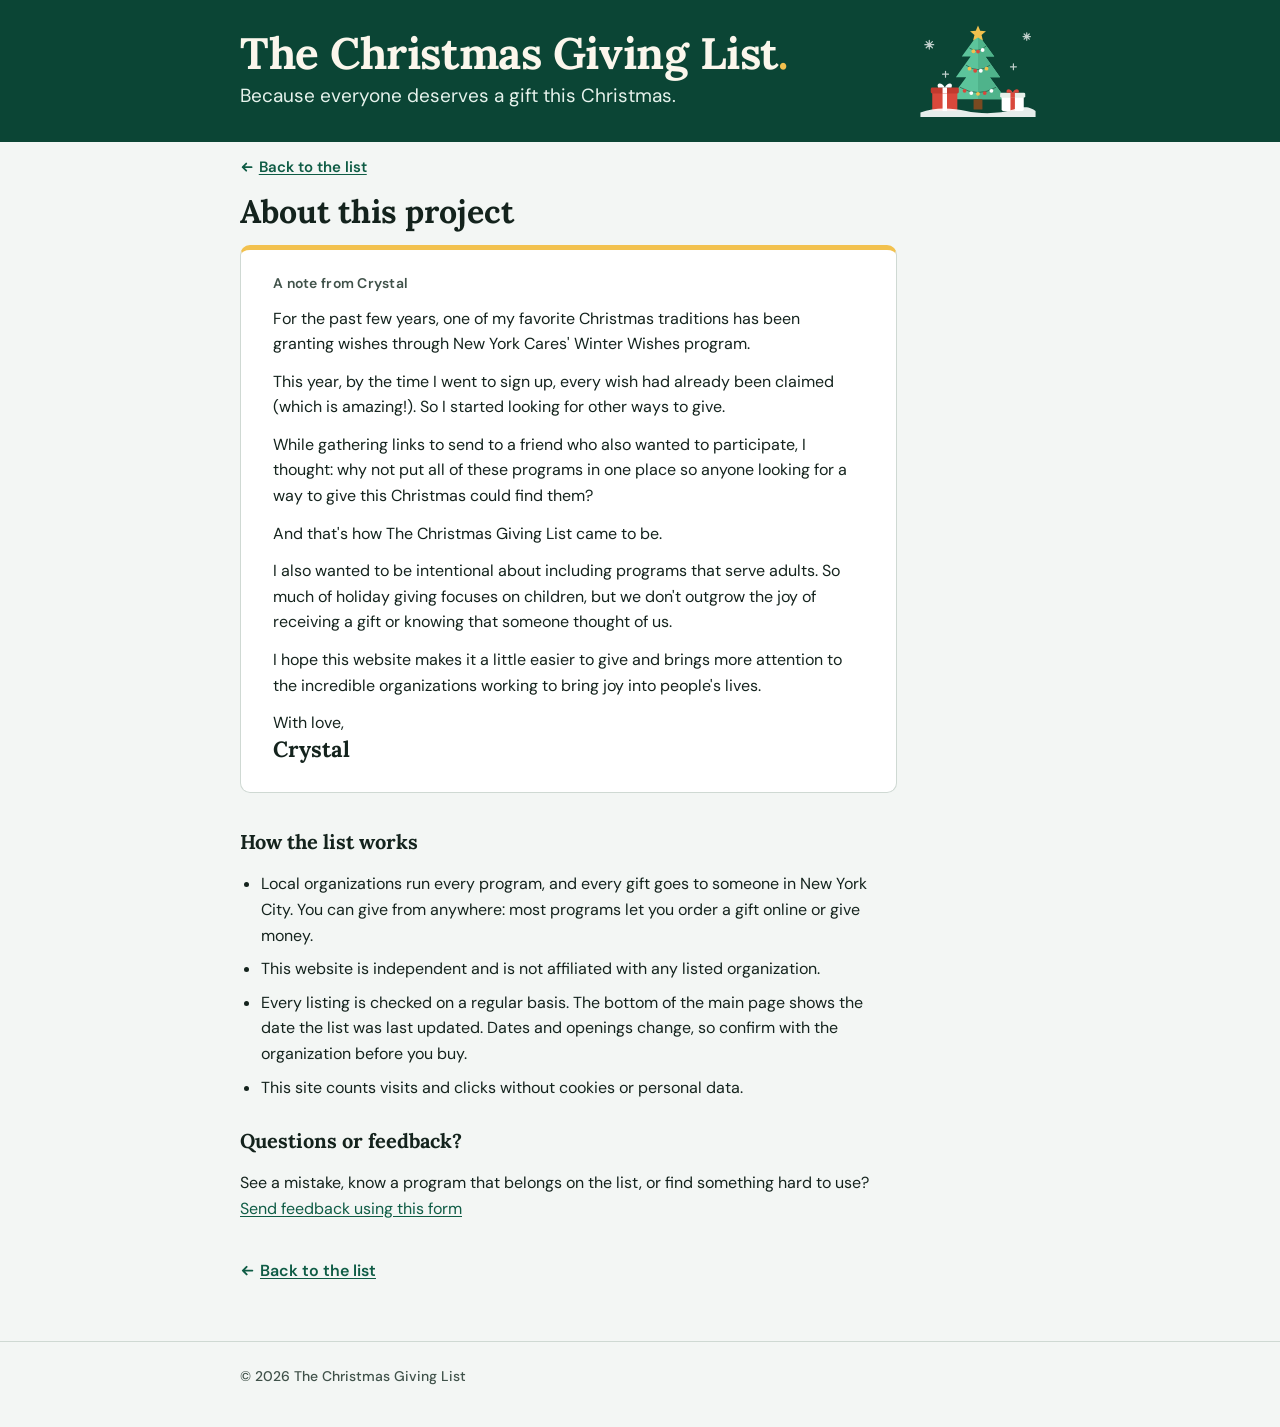
<file: about.html>
<!DOCTYPE html>
<html lang="en">
<head>
<meta charset="utf-8">
<meta name="viewport" content="width=device-width, initial-scale=1">
<title>About this project · The Christmas Giving List</title>
<meta name="description" content="Why The Christmas Giving List exists and how the list of holiday giving programs is checked.">
<!-- What a pasted link shows in a text or on social media. The picture is the same og-image.png as the main page. -->
<link rel="canonical" href="https://thechristmasgivinglist.org/about.html">
<meta property="og:type" content="website">
<meta property="og:title" content="About this project · The Christmas Giving List">
<meta property="og:description" content="Why The Christmas Giving List exists and how the list of holiday giving programs is checked.">
<meta property="og:url" content="https://thechristmasgivinglist.org/about.html">
<meta property="og:image" content="https://thechristmasgivinglist.org/og-image.png?v=2026-11-26-2">
<meta property="og:image:width" content="1200">
<meta property="og:image:height" content="630">
<meta property="og:image:alt" content="The Christmas Giving List. Because everyone deserves a gift this Christmas.">
<meta name="twitter:card" content="summary_large_image">
<meta name="twitter:image" content="https://thechristmasgivinglist.org/og-image.png?v=2026-11-26-2">
<link rel="icon" href="data:image/svg+xml,%3Csvg xmlns='http://www.w3.org/2000/svg' viewBox='0 0 20 20'%3E%3Crect width='20' height='20' rx='4' fill='%230f5c45'/%3E%3Cpath d='M4 9h12v7H4zM3.200 6.500h13.600V9H3.200zM10 6.500v9.500M10 6.500C8.700 3.500 5.800 4 6.800 6.500M10 6.500c1.300-3 4.200-2.500 3.200 0' fill='none' stroke='%23fff' stroke-width='1.500' stroke-linecap='round' stroke-linejoin='round'/%3E%3C/svg%3E">
<!-- The heading font and the main text font start loading right away -->
<link rel="preload" href="fonts/lora-latin-700-normal.woff2" as="font" type="font/woff2" crossorigin>
<link rel="preload" href="fonts/dm-sans-latin-400-normal.woff2" as="font" type="font/woff2" crossorigin>
<link rel="stylesheet" href="styles.css?v=2026-11-27-16">
</head>
<body>

<header class="site-head">
  <div class="wrap">
    <p class="site-title"><a href="index.html">The Christmas Giving List<span class="dot">.</span></a></p>
    <p class="tagline">Because everyone deserves a gift this Christmas.</p>
    <svg class="holiday-art" aria-hidden="true" focusable="false" viewBox="0 0 168 132" fill="none">
      <!-- snowflakes -->
      <g stroke="#ffffff" stroke-opacity="0.75" stroke-width="1.6" stroke-linecap="round">
        <path d="M18 22v12M12 28h12M13.8 23.8l8.4 8.4M22.2 23.8l-8.4 8.4"/>
        <path d="M150 12v10M145 17h10M146.5 13.5l7 7M153.5 13.5l-7 7"/>
        <path d="M40 64v8M36 68h8"/><path d="M132 54v8M128 58h8"/>
      </g>
      <!-- tree -->
      <path d="M84 14l22 30H94l20 28h-14l22 30H46l22-30H54l20-28H62z" fill="#5cc49b"/>
      <path d="M84 14l22 30H94l20 28h-14l22 30H84z" fill="#4fb38b"/>
      <rect x="78" y="102" width="12" height="14" rx="1" fill="#7a4a21"/>
      <path d="M84 2l3 7.2 7.8.6-6 5 1.9 7.6L84 18.3l-6.7 4.1 1.9-7.6-6-5 7.8-.6z" fill="#f2c14e"/>
      <!-- string of lights: three strands, each bulb sits on its strand -->
      <path d="M73 33 Q84 40 95 30" fill="none" stroke="#2f6f57" stroke-width="1.2" stroke-linecap="round"/>
      <circle cx="77.8" cy="36.9" r="2.6" fill="#f2c14e"/><circle cx="84" cy="37.4" r="2.6" fill="#d9483b"/><circle cx="90.2" cy="35.2" r="2.6" fill="#ffffff"/>
      <path d="M68 56 Q84 68 100 56" fill="none" stroke="#2f6f57" stroke-width="1.2" stroke-linecap="round"/>
      <circle cx="72.5" cy="60.5" r="2.6" fill="#f2c14e"/><circle cx="80.2" cy="63.3" r="2.6" fill="#d9483b"/><circle cx="87.8" cy="63.3" r="2.6" fill="#ffffff"/><circle cx="95.5" cy="60.5" r="2.6" fill="#f2c14e"/>
      <path d="M60 86 Q84 100 108 86" fill="none" stroke="#2f6f57" stroke-width="1.2" stroke-linecap="round"/>
      <circle cx="65.8" cy="90.6" r="2.6" fill="#d9483b"/><circle cx="74.9" cy="93.6" r="2.6" fill="#ffffff"/><circle cx="84" cy="94.6" r="2.6" fill="#f2c14e"/><circle cx="93.1" cy="93.6" r="2.6" fill="#d9483b"/><circle cx="102.2" cy="90.6" r="2.6" fill="#ffffff"/>
      <!-- gifts -->
      <rect x="22" y="92" width="34" height="26" rx="2" fill="#d9483b"/><rect x="36" y="92" width="6" height="26" fill="#ffffff"/>
      <rect x="20" y="86" width="38" height="8" rx="2" fill="#c13a2e"/><rect x="36" y="86" width="6" height="8" fill="#ffffff"/>
      <path d="M39 86c-4-8-12-6-9 0zM39 86c4-8 12-6 9 0z" fill="#ffffff"/>
      <rect x="116" y="98" width="30" height="20" rx="2" fill="#ffffff"/><rect x="128" y="98" width="6" height="20" fill="#d9483b"/>
      <rect x="114" y="93" width="34" height="7" rx="2" fill="#e6efe9"/><rect x="128" y="93" width="6" height="7" fill="#d9483b"/>
      <path d="M131 93c-3.5-7-10-5-8 0zM131 93c3.5-7 10-5 8 0z" fill="#d9483b"/>
      <!-- snow on the ground -->
      <path d="M6 120c20-8 44-6 62-2s46 4 64-2 24-2 30 2v8H6z" fill="#ffffff" fill-opacity="0.9"/>
    </svg>
  </div>
</header>

<main class="wrap about-page">
  <!-- The link row and the heading use the shared .topline and .intro-title styles -->
  <div class="topline">
    <a class="page-link" href="index.html"><svg class="arrow arrow-before" aria-hidden="true" focusable="false" width="16" height="16" viewBox="0 0 16 16" fill="none" stroke="currentColor" stroke-width="2" stroke-linecap="round" stroke-linejoin="round"><path d="M13 8H3M7 4 3 8l4 4"/></svg>Back to the list</a>
  </div>

  <section>
    <h1 class="intro-title">About this project</h1>
    <div class="about-story letter">
      <h2 class="letter-label">A note from Crystal</h2>
      <p>For the past few years, one of my favorite Christmas traditions has been granting wishes through New York Cares' Winter Wishes program.</p>
      <p>This year, by the time I went to sign up, every wish had already been claimed (which is amazing!). So I started looking for other ways to give.</p>
      <p>While gathering links to send to a friend who also wanted to participate, I thought: why not put all of these programs in one place so anyone looking for a way to give this Christmas could find them?</p>
      <p>And that's how The Christmas Giving List came to be.</p>
      <p>I also wanted to be intentional about including programs that serve adults. So much of holiday giving focuses on children, but we don't outgrow the joy of receiving a gift or knowing that someone thought of us.</p>
      <p>I hope this website makes it a little easier to give and brings more attention to the incredible organizations working to bring joy into people's lives.</p>
      <p>With love,<br><span class="letter-sign">Crystal</span></p>
    </div>
  </section>

  <section>
    <h2>How the list works</h2>
    <ul>
      <li>Local organizations run every program, and every gift goes to someone in New York City. You can give from anywhere: most programs let you order a gift online or give money.</li>
      <li>This website is independent and is not affiliated with any listed organization.</li>
      <li>Every listing is checked on a regular basis. The bottom of the main page shows the date the list was last updated. Dates and openings change, so confirm with the organization before you buy.</li>
      <li>This site counts visits and clicks without cookies or personal data.</li>
    </ul>
  </section>

  <section>
    <h2>Questions or feedback?</h2>
    <p>See a mistake, know a program that belongs on the list, or find something hard to use? <a href="https://docs.google.com/forms/d/e/1FAIpQLSfdwLZCQvjUqEZg6rhdhUFrDyp4WQBQvWkwpQ0rKYL52Z11yQ/viewform">Send feedback using this form</a></p>
  </section>

  <a class="page-link" href="index.html"><svg class="arrow arrow-before" aria-hidden="true" focusable="false" width="16" height="16" viewBox="0 0 16 16" fill="none" stroke="currentColor" stroke-width="2" stroke-linecap="round" stroke-linejoin="round"><path d="M13 8H3M7 4 3 8l4 4"/></svg>Back to the list</a>
</main>

<footer class="about">
  <div class="wrap">
    <p class="footnote">© 2026 The Christmas Giving List</p>
  </div>
</footer>

<script data-goatcounter="https://thechristmasgivinglist.goatcounter.com/count"
        async src="//gc.zgo.at/count.js"></script>
</body>
</html>
</file>
<file: styles.css>
/* The Christmas Giving List: styles shared by every page (index.html and about.html).
   Both pages link this one file, so they always look the same. */
/* Fonts. Both are hosted on this site, never on a font service, so loading them sends no visitor data anywhere.
   Lora (headings, bold only) and DM Sans (everything else), Latin letters only. Licenses: fonts/Lora-OFL.txt and fonts/DMSans-OFL.txt (SIL Open Font License).
   While a font loads, the "Fallback" faces below stand in for it. They use Times New Roman or Arial (or their Liberation twins on Linux),
   resized so text takes up about the same space, so nothing jumps when the real font arrives.
   Line widths are set in em, not ch: a "ch" is the width of the digit 0, which changes when the font changes and would
   make lines re-wrap as the fonts load. Each em value equals the old ch width in the real font (for example, 60ch = 41.04em). */
@font-face { font-family: "Lora"; font-style: normal; font-weight: 700; font-display: swap; src: url("fonts/lora-latin-700-normal.woff2") format("woff2"); }
@font-face { font-family: "DM Sans"; font-style: normal; font-weight: 400; font-display: swap; src: url("fonts/dm-sans-latin-400-normal.woff2") format("woff2"); }
@font-face { font-family: "DM Sans"; font-style: normal; font-weight: 500; font-display: swap; src: url("fonts/dm-sans-latin-500-normal.woff2") format("woff2"); }
@font-face { font-family: "DM Sans"; font-style: normal; font-weight: 600; font-display: swap; src: url("fonts/dm-sans-latin-600-normal.woff2") format("woff2"); }
@font-face { font-family: "DM Sans"; font-style: normal; font-weight: 700; font-display: swap; src: url("fonts/dm-sans-latin-700-normal.woff2") format("woff2"); }
@font-face {
  font-family: "Lora Fallback"; font-weight: 700;
  src: local("Times New Roman Bold"), local("TimesNewRomanPS-BoldMT"), local("Liberation Serif Bold"), local("LiberationSerif-Bold");
  size-adjust: 110.59%; ascent-override: 90.97%; descent-override: 24.78%; line-gap-override: 0%;
}
@font-face {
  font-family: "DM Sans Fallback"; font-weight: 400;
  src: local("Arial"), local("ArialMT"), local("Liberation Sans"), local("LiberationSans");
  size-adjust: 102.78%; ascent-override: 96.51%; descent-override: 30.16%; line-gap-override: 0%;
}
@font-face {
  font-family: "DM Sans Fallback"; font-weight: 600;
  src: local("Arial Bold"), local("Arial-BoldMT"), local("Liberation Sans Bold"), local("LiberationSans-Bold");
  size-adjust: 99.64%; ascent-override: 99.56%; descent-override: 31.11%; line-gap-override: 0%;
}
@font-face {
  font-family: "DM Sans Fallback"; font-weight: 700;
  src: local("Arial Bold"), local("Arial-BoldMT"), local("Liberation Sans Bold"), local("LiberationSans-Bold");
  size-adjust: 101.29%; ascent-override: 97.94%; descent-override: 30.61%; line-gap-override: 0%;
}

:root {
  --bg: #f3f6f4;
  --surface: #ffffff;
  --ink: #14231d;
  --ink-soft: #40524a;
  --line: #cfd9d3;
  --line-soft: #dde5e0;
  --line-strong: #64786e;
  --brand: #0f5c45;
  --on-brand: #ffffff;
  --urgent: #9c1f2c;
  --urgent-bg: #fbe8ea;
  --note-ink: #574000;
  --note-bg: #fdf1cf;
  --calm-bg: #e3f0ea;
  --place-bg: #eef3f0;
  --place-ink: #0b4535;
  --place-line: #d4e1da;
  /* Header: a solid evergreen band, the same in light and dark mode */
  --head-bg: #0b4535;
  --head-ink: #ffffff;
  --font-display: "Lora", "Lora Fallback", Charter, "Bitstream Charter", "Sitka Text", Cambria, Georgia, serif;
  --font-body: "DM Sans", "DM Sans Fallback", system-ui, -apple-system, "Segoe UI", Roboto, "Helvetica Neue", Arial, sans-serif;
  color-scheme: light;
}
@media (prefers-color-scheme: dark) {
  :root {
    --bg: #0f1814;
    --surface: #17231e;
    --ink: #e8f0ec;
    --ink-soft: #b1c2b9;
    --line: #2e4138;
    --line-soft: #25372f;
    --line-strong: #8aa096;
    --brand: #84d8b8;
    --on-brand: #06231a;
    --urgent: #ffa3ad;
    --urgent-bg: #3b1a20;
    --note-ink: #f4dd9c;
    --note-bg: #3a3013;
    --calm-bg: #1c342a;
    --place-bg: var(--calm-bg);
    --place-ink: var(--ink);
    --place-line: var(--line);
    --head-ink: #f1f8f4;
    color-scheme: dark;
  }
}

*, *::before, *::after { box-sizing: border-box; }
html { -webkit-text-size-adjust: 100%; }
body {
  margin: 0;
  background: var(--bg);
  color: var(--ink);
  font-family: var(--font-body);
  font-size: 1rem;
  line-height: 1.5;
}
h1, h2, h3, h4, p, dl, dd { margin: 0; padding: 0; }
ul, ol { margin: 0; padding: 0; list-style: none; }
fieldset { margin: 0; padding: 0; border: 0; min-width: 0; }
a { color: var(--brand); text-underline-offset: 0.15em; }
:focus-visible { outline: 3px solid var(--brand); outline-offset: 3px; border-radius: 4px; }
[hidden] { display: none !important; }

.sr-only {
  position: absolute; width: 1px; height: 1px; margin: -1px; padding: 0;
  overflow: hidden; clip: rect(0 0 0 0); white-space: nowrap; border: 0;
}
.skip {
  position: absolute; left: 16px; top: -100px; z-index: 10;
  background: var(--brand); color: var(--on-brand);
  padding: 12px 16px; border-radius: 6px; font-weight: 600;
}
.skip:focus { top: 12px; }

.wrap { max-width: 840px; margin: 0 auto; padding: 0 20px; }

/* Header: a solid evergreen band with the site's name, a short tagline, and the tree. The tree is decoration only. */
.site-head { position: relative; background: var(--head-bg); color: var(--head-ink); }
.site-head .wrap { position: relative; display: grid; gap: 6px; padding-top: 30px; padding-bottom: 32px; }
.site-title {
  font-family: var(--font-display); font-weight: 700; font-size: 2.75rem; line-height: 1.05; letter-spacing: -0.01em;
  color: #fbf6ec; text-wrap: balance;
  max-width: calc(100% - 160px); /* stops before the tree, so the title never runs under it */
}
.site-title .dot { color: #f2c14e; }
/* On the About page the title links back to the list: no underline until it is hovered or focused */
.site-title a { color: inherit; text-decoration: none; }
.site-title a:hover, .site-title a:focus-visible { text-decoration: underline; text-decoration-thickness: 0.06em; }
.tagline { font-size: 1.1875rem; line-height: 1.45; color: #e6f2ec; text-wrap: balance; }
.site-head :focus-visible { outline-color: var(--head-ink); }
/* The tree and gifts sit at the bottom right of the band */
.holiday-art { position: absolute; right: 20px; bottom: 20px; width: 124px; height: auto; }
@media (max-width: 699px) {
  .site-head .wrap { padding-top: 20px; padding-bottom: 22px; }
  /* On phones the title always breaks as "The Christmas / Giving List." */
  .site-title { font-size: 1.875rem; max-width: 7.63em; /* 12ch in Lora */ }
  /* The tagline stops before the tree, so the two never touch */
  .tagline { font-size: 1rem; max-width: min(16.42em, calc(100% - 104px)); }
  .holiday-art { width: 96px; right: 14px; bottom: 14px; }
}
/* List page, just below the green band: the page heading, a short introduction, then the "About this project" link.
   Filters, Sort and the count follow right under them. The heading starts 24px below the band (20px on phones). */
.intro { padding-top: 24px; padding-bottom: 22px; }
/* The small row just below the green band on the About page, with "Back to the list" */
.topline { display: flex; flex-wrap: wrap; align-items: baseline; column-gap: 20px; padding-top: 4px; }
/* The link keeps its 44px tap height */
.topline .page-link { font-size: 0.9375rem; }
/* The page heading on both pages: "Give a holiday gift to someone in New York City" and "About this project" */
.intro-title { font-family: var(--font-display); font-weight: 700; font-size: 2rem; line-height: 1.1; color: var(--ink); margin: 4px 0 0; }
/* On the list page the space above the heading comes from .intro */
.intro .intro-title { margin-top: 0; }
/* A short introduction under the heading on the list page, no wider than 60 characters (41.04em) */
.intro-lead { font-size: 1.0625rem; line-height: 1.5; color: var(--ink); max-width: 41.04em; margin: 8px 0 0; text-wrap: pretty; }
/* "About this project" under the introduction. It keeps its 44px tap height; moving it up 4px leaves about 6px
   between the introduction and the link's words. */
.intro > .page-link { display: block; width: fit-content; margin-top: -4px; font-size: 0.9375rem; }
@media (max-width: 699px) {
  .intro { padding-top: 20px; padding-bottom: 12px; }
  .intro-title { font-size: 1.375rem; }
  .intro-lead { font-size: 1rem; margin-top: 6px; }
}

/* Page grid. Wide screens: filters at the side, list heading and sort menu on one row above the list. */
.page {
  display: grid; grid-template-columns: 230px minmax(0, 1fr) auto; grid-template-rows: auto 1fr;
  grid-template-areas: "filters head sort" "filters results results";
  column-gap: 24px; row-gap: 12px; align-items: start; padding-bottom: 48px;
}
/* The count line and the Sort text share a baseline, so on wide screens their words line up */
.results-head { grid-area: head; align-self: baseline; }
#results { grid-area: results; min-width: 0; }

/* Filters */
/* The base look of the filter panel: a white box like the program cards, a divider between groups, and the same
   checkboxes. Further down, wide screens turn it into a quiet side rail and small screens into a tinted panel. */
.filters { grid-area: filters; background: var(--surface); border: 1px solid var(--line); border-radius: 10px; }
/* The panel follows you down the page only when all of it fits on the screen,
   so it never needs its own scroll bar. The script below adds this class. */
.filters.sticky { position: sticky; top: 16px; }
/* The "Filters" button that opens the panel shows only on small screens. It has no open/closed marker. */
.filters > summary { display: none; cursor: pointer; font-weight: 700; padding: 11px 14px; min-height: 44px; list-style: none; }
.filters > summary::-webkit-details-marker { display: none; }
.filters-body > * { padding: 12px 14px; }
.filters-body > * + * { border-top: 1px solid var(--line); }
.filters h2 { font-size: 1rem; }
/* A legend normally sits on its group's top edge. Floating it puts it inside the padding, below the divider line. */
.filters fieldset > legend { float: left; width: 100%; padding: 0; margin-bottom: 2px; }
.filters fieldset > legend + * { clear: both; }
.filters .check { align-items: center; min-height: 44px; padding: 4px 6px; margin: 0 -6px; }
.filters .check input { width: 22px; height: 22px; margin: 0; }
/* A short hint under one option ("Anywhere in NYC"). It lines up with the option's words: checkbox width plus the 10px gap. */
.check-hint { font-size: 0.875rem; color: var(--ink-soft); line-height: 1.4; margin: -6px 0 6px; padding-left: 32px; }
/* A hint for a whole group ("How to give"). It sits right under the group's name and lines up with it, not with the options. */
.check-hint.group-hint { padding-left: 0; margin: 0 0 4px; }
.filters-body > label.check { padding: 8px 14px; margin: 0; border-radius: 0; }
/* "Reset filters" as an underlined text button: in the filter panel (#clear) and in the line above the list (#clear3) */
#clear, #clear3 { border-color: transparent; text-decoration: underline; padding: 6px 0; min-height: 44px; }
#clear:hover, #clear3:hover { background: transparent; text-decoration-thickness: 2px; }
.filters .hint { margin-top: 2px; }
legend { margin: 0 0 2px; padding: 0; font-weight: 700; }
select {
  font: inherit; color: var(--ink); background: var(--surface);
  border: 1px solid var(--line-strong); border-radius: 6px;
  padding: 7px 10px; min-height: 40px; width: 100%;
}
.check {
  display: flex; align-items: flex-start; gap: 10px;
  padding: 5px 6px; border-radius: 6px; cursor: pointer; min-height: 34px;
}
.check:hover { background: var(--calm-bg); }
.check input { width: 19px; height: 19px; margin: 3px 0 0; flex: none; accent-color: var(--brand); }
.count { color: var(--ink-soft); }
.hint { color: var(--ink-soft); font-size: 0.875rem; }

/* Buttons */
.btn {
  display: inline-flex; align-items: center; justify-content: center; gap: 8px;
  font: inherit; font-weight: 600; line-height: 1.25; text-align: center; text-decoration: none;
  min-height: 44px; padding: 9px 16px; border-radius: 8px; cursor: pointer;
  border: 1px solid var(--brand);
}
.btn.primary { background: var(--brand); color: var(--on-brand); }
.btn.secondary { background: transparent; color: var(--brand); }
.btn:hover { filter: brightness(1.08); }
.btn.secondary:hover { background: var(--calm-bg); filter: none; }

/* Results bar */
#count { color: var(--ink-soft); font-variant-numeric: tabular-nums; font-size: 0.9375rem; }
@media (max-width: 699px) { #count { font-size: 0.875rem; } }
/* Sort control. What you see is the "face": plain text that reads "Sort by Deadline, soonest first" with a down arrow.
   "Sort by" is soft gray; the option name and the arrow are in the brand color. The real menu sits on top of it
   and is see-through, so the control looks the same in every browser and still opens the phone's or computer's
   own menu. The face is 36px tall, like the Filters button beside it on phones; the menu reaches
   4px above and below it, so the tap area is 44px tall. */
.sort { grid-area: sort; align-self: baseline; position: relative; display: inline-flex; min-width: 0; }
.sort-face {
  display: flex; align-items: center; justify-content: space-between; gap: 8px; box-sizing: border-box;
  width: 100%; min-width: 0; min-height: 36px; white-space: nowrap; font-size: 0.875rem; font-weight: 600; color: var(--brand);
}
.sort-face svg { flex: none; }
.sort-by { color: var(--ink-soft); font-weight: 400; }
/* With large text or wide letter spacing the label wraps onto a second line. It is never cut off. */
#sortText { min-width: 0; white-space: normal; line-height: 1.25; padding: 4px 0; }
.sort select {
  position: absolute; inset: -4px 0; width: 100%; height: calc(100% + 8px); min-height: 0; padding: 0; border: 0; opacity: 0;
  -webkit-appearance: none; appearance: none; font-size: 1rem; cursor: pointer;
}
.sort:hover .sort-name { text-decoration: underline; }
.sort:focus-within .sort-face { outline: 3px solid var(--brand); outline-offset: 3px; }

/* Cards */
#list { display: grid; gap: 18px; }
.card { background: var(--surface); border: 1px solid var(--line); border-radius: 10px; }
.card article {
  display: grid; grid-template-columns: minmax(0, 1fr); gap: 12px; padding: 22px 22px;
}
.card-main { display: grid; gap: 13px; align-content: start; }
.card h3 { font-family: var(--font-display); font-size: 1.25rem; line-height: 1.25; text-wrap: balance; }
@media (max-width: 699px) { .card h3 { font-size: 1.125rem; } }
.org { color: var(--ink-soft); font-weight: 400; margin-top: -7px; font-size: 0.9375rem; text-wrap: balance; }
.badges { display: flex; flex-wrap: wrap; gap: 8px; }
/* Card header: name, then organization, then the deadline and who it helps on their own row */
.card-head { display: flex; flex-direction: column; gap: 6px; }
.card-title { display: grid; gap: 2px; }
.card-head .org { margin-top: 0; }
.card-head .badges { align-items: center; }
.card-head .badge { overflow-wrap: anywhere; }
.soon { color: var(--urgent); font-weight: 700; font-size: 0.875rem; }
.badge {
  display: inline-block; font-size: 0.875rem; font-weight: 700; line-height: 1.3;
  padding: 4px 10px; border: 1px solid var(--brand); border-radius: 999px; background: var(--calm-bg); color: var(--ink);
}
.badge.urgent { background: var(--urgent-bg); color: var(--urgent); border-color: var(--urgent); }
.badge.note { background: var(--note-bg); color: var(--note-ink); border-color: var(--note-ink); }
/* Where the gifts go: a quieter pill after the deadline. It is a label, not a control. */
.badge.place {
  display: inline-flex; align-items: center; gap: 5px; font-size: 0.8125rem; font-weight: 600;
  background: var(--place-bg); color: var(--place-ink); border-color: var(--place-line);
}
.badge.place svg { flex: none; }
.summary { max-width: 35.57em; }
.flag {
  background: var(--note-bg); color: var(--note-ink);
  border-left: 5px solid var(--note-ink); padding: 10px 12px; border-radius: 4px; max-width: 35.57em;
}
/* Facts at a glance, each with a small picture: the cost, and the sign-up only when one is needed */
.glance { display: grid; grid-template-columns: repeat(2, minmax(0, 1fr)); gap: 10px 20px; margin-top: 2px; font-size: 0.9375rem; }
/* With no sign-up, the cost has the whole row to itself */
.glance > .g:only-child { grid-column: 1 / -1; }
.g { display: grid; grid-template-columns: 20px minmax(0, 1fr); column-gap: 8px; align-content: start; }
.g .ic { grid-row: 1 / span 2; margin-top: 1px; color: var(--brand); }
.g dt { font-weight: 700; font-size: 0.8125rem; color: var(--ink-soft); }
.g.needs .ic, .g.needs strong { color: var(--note-ink); }
.ic { flex: none; }
/* Long email addresses and links wrap instead of pushing past the card on narrow phones (see also .more-body) */
.glance dd { overflow-wrap: anywhere; }
.card h4 { font-size: 0.9375rem; }
.steps { list-style: decimal; padding-left: 1.4em; display: grid; gap: 4px; max-width: 36.94em; margin-top: -6px; }
/* Choices inside a step: the giver picks one, so they are bullets, not numbers */
.steps .choices { list-style: disc; padding-left: 1.2em; display: grid; gap: 4px; margin-top: 4px; font-size: inherit; }
.goodtoknow { color: var(--ink-soft); max-width: 35.57em; }

details.more { border-top: 1px solid var(--line-soft); margin-top: -2px; }
details.more > summary { cursor: pointer; font-weight: 600; color: var(--brand); padding: 11px 0; margin-bottom: -11px; min-height: 44px; font-size: 0.9375rem; }
details.more[open] > summary { margin-bottom: 0; }
.more-body { display: grid; gap: 10px; padding-top: 4px; font-size: 0.9375rem; overflow-wrap: anywhere; }

/* Ways to give. The card decides the layout by its own width, not the screen's.
   A way with a button shows just the button; its details are in "Steps and details".
   A way with no button shows its name and a line of help.
   Narrow card (phones): full-width buttons, one under another.
   Wide card (480px of room or more): one column of buttons on the left, as wide as the card's widest button. */
/* The "How to give" heading is there for screen readers only, so the ways to give follow the facts with the card's normal gap */
.card-action { display: grid; gap: 0; container-type: inline-size; }
.give-list { list-style: none; margin: 0; padding: 0; display: grid; gap: 8px; }
.give { display: grid; gap: 6px; }
/* A way with no button gets a little more room above and below it, so it reads as its own item.
   The email help (.give-help) sits right under the buttons, so it doesn't. */
.give:not(.has-act):not(.give-help):not(:first-child), .give:not(.has-act):not(.give-help) + .give { padding-top: 8px; }
.give-text { min-width: 0; padding: 0 2px; }
.give-act { order: -1; display: grid; gap: 8px; }
.give-act .btn { width: 100%; min-height: 48px; }
/* Very narrow cards (phones about 350px wide or less): a little less padding and slightly smaller text,
   so longer labels such as "Get directions to drop-off" stay on one line */
@container (max-width: 279px) {
  .give-act .btn { padding-left: 10px; padding-right: 10px; gap: 6px; font-size: 0.9375rem; }
}
.btn-label { text-wrap: balance; }
.give-name { font-size: 0.9375rem; font-weight: 600; }
.give-detail { color: var(--ink-soft); font-size: 0.875rem; line-height: 1.45; overflow-wrap: anywhere; }
.give-name + .give-detail { margin-top: 2px; }
.give-detail .signup-first { color: var(--note-ink); }
@container (min-width: 480px) {
  /* All the buttons on one card share the left-hand column. It is as wide as the widest button, so they all match.
     Rows with no button line up with the buttons and wrap inside that column without making it wider
     (width 0, then stretched to the column). The email help uses the whole width. */
  .give-list { grid-template-columns: fit-content(100%) minmax(0, 1fr); }
  .give { grid-column: 1 / -1; grid-template-columns: subgrid; }
  .give-text { grid-column: 1; width: 0; min-width: 100%; padding: 0; }
  /* If a card has no button at all (every way with a button has ended), the words use the whole width instead */
  .give-list:not(:has(.give-act)) .give-text { grid-column: 1 / -1; width: auto; }
  .give > details.msg { grid-column: 1 / -1; padding: 0; }
  .give-act { grid-column: 1; }
  .give-act .btn { min-height: 44px; padding: 9px 12px; }
}
/* The copy buttons under "If your email app does not open": at the right, or full width on phones */
.action-row { display: flex; flex-wrap: wrap; gap: 10px 16px; align-items: center; justify-content: flex-end; justify-self: stretch; }
.card-action .hint { max-width: 35.57em; }
.addr, .give-detail strong { font-weight: 700; color: var(--ink); overflow-wrap: anywhere; }
.copy-status { font-weight: 600; font-size: 0.875rem; }
details.msg > summary { cursor: pointer; font-weight: 600; color: var(--brand); padding: 10px 0; min-height: 44px; font-size: 0.9375rem; }
.msg-body { border: 1px solid var(--line); border-radius: 6px; padding: 12px; display: grid; gap: 8px; font-size: 0.9375rem; }
.msg-body pre { margin: 0; font: inherit; white-space: pre-wrap; overflow-wrap: anywhere; }
.source { font-size: 0.875rem; margin: -6px 0 -10px; }
.source a { display: inline-block; padding: 12px 0; }

.empty { background: var(--surface); border: 1px dashed var(--line-strong); border-radius: 10px; padding: 24px; display: grid; gap: 12px; justify-items: start; }

/* About */
.about { border-top: 1px solid var(--line); padding: 24px 0 40px; font-size: 0.9375rem; }
.about .wrap { display: grid; gap: 12px; }
.about h2 { font-family: var(--font-display); font-size: 1.25rem; }
.about .wrap > p { max-width: 41.04em; }
.about .footnote { font-size: 0.875rem; font-weight: 500; color: var(--ink-soft); }
/* The fine print is four short lines. The footer's grid puts 12px between items; these sit 6px apart. */
.about .footnote + .footnote { margin-top: -6px; }
.about .form-link { justify-self: start; }
/* Feedback form: folded away, and not loaded until it is first opened */
details.feedback > summary { cursor: pointer; font-weight: 600; color: var(--brand); padding: 11px 0; min-height: 44px; }
.feedback iframe { display: block; width: 100%; height: 1000px; border: 0; }
@media (max-width: 699px) { .feedback iframe { height: 1200px; } }
.form-link { display: inline-block; padding: 12px 0; }

/* The line above the list that names the filters that are on. It is light, like the count, with "Reset filters"
   at the end of the same line. It shows only while the filter panel is closed, so only one "Reset filters" is on
   screen at a time. Wide screens always show the filters and their own "Reset filters", so it never shows there.
   The words get the same space above and below as the 44px-tall button, so the gap stays even when they wrap,
   and the line moves up 6px to sit closer to the count. */
.applied { display: flex; align-items: baseline; column-gap: 12px; margin: -6px 0 2px; font-size: 0.875rem; color: var(--ink-soft); }
.applied p { padding: 11px 0; }
.applied .btn { flex: none; }
.filters[open] ~ #results .applied { display: none; }
.btn.small { min-height: 44px; padding: 5px 12px; font-size: 0.875rem; }
#showResults { display: none; }
/* Parts of the filter panel that only show when it is folded away on small screens */
.sheet-close { display: none; }
.sheet-foot { display: block; }

/* Wide screens: the filters are a quiet side rail, not a white box like the program cards.
   Smaller, softer text keeps the list as the main thing on the page. Rows stay 44px tall. */
@media (min-width: 700px) {
  .page { grid-template-columns: 200px minmax(0, 1fr) auto; }
  .filters { background: transparent; border: 0; border-radius: 0; }
  .filters-body > * { padding: 10px 0; }
  .filters-body > * + * { border-top: 1px solid var(--line-soft); }
  .filters-body > .sheet-head { padding-top: 0; }
  .filters h2 { font-size: 0.875rem; color: var(--ink-soft); }
  /* Beside the list you can see it update, so this line is kept for screen readers only */
  .filters .sheet-head .hint { position: absolute; width: 1px; height: 1px; overflow: hidden; clip-path: inset(50%); white-space: nowrap; }
  .filters fieldset > legend { font-size: 0.8125rem; color: var(--ink-soft); }
  .filters .check { font-size: 0.9375rem; }
  .filters .check input { width: 18px; height: 18px; }
  .check-hint { padding-left: 28px; margin-top: -8px; }
  .filters-body > label.check { padding: 8px 0; }
}

/* Small and medium screens (under 700px): the filters fold away behind a "Filters" button that sits
   beside "Sort by". The panel opens below both and is styled like a phone filter sheet:
   a title with Close, large rows, and a bar at the bottom that stays in view. */
@media (max-width: 699px) {
  html { scroll-padding-bottom: 96px; }
  /* The Filters button is as wide as its label, and a little wider when it shows how many filters are on */
  .page { grid-template-columns: 6.25rem minmax(0, 1fr); grid-template-rows: none; grid-template-areas: none; column-gap: 8px; }
  .page:has(.fs-count) { grid-template-columns: 7.75rem minmax(0, 1fr); }
  /* The panel spans the full width. The sort menu sits over its empty top right corner, at the right edge. */
  .filters { grid-area: auto; grid-column: 1 / -1; grid-row: 1; border: 0; border-radius: 0; background: transparent; }
  .filters.sticky { position: static; }
  .sort { grid-area: auto; grid-column: 2; grid-row: 1; align-self: start; justify-self: end; position: relative; z-index: 1; }
  #sortText { overflow-wrap: anywhere; }   /* with very large text the label breaks instead of pushing the page sideways */
  .results-head { grid-area: auto; grid-column: 1 / -1; grid-row: 2; }
  #results { grid-area: auto; grid-column: 1 / -1; grid-row: 3; }

  /* The Filters button. It looks 36px tall, like the Sort text beside it, and its tap area is 44px tall. */
  .filters > summary {
    position: relative; display: flex; align-items: center; gap: 6px; box-sizing: border-box; width: 6.25rem; min-height: 36px;
    padding: 0 12px; white-space: nowrap; font-size: 0.875rem; font-weight: 600;
    border: 1px solid var(--line); border-radius: 18px; background: var(--surface); color: var(--ink);
  }
  .filters > summary::after { content: ""; position: absolute; inset: -4px 0 -5px; }
  .filters > summary:hover { border-color: var(--brand); }
  .filters > summary:has(.fs-count) { width: 7.75rem; border-color: var(--brand); }
  .filters > summary svg { flex: none; }
  .filters[open] > summary { background: var(--calm-bg); border-color: var(--brand); }
  .fs-count {
    margin-left: auto; min-width: 20px; height: 20px; padding: 0 6px; box-sizing: border-box; border-radius: 11px;
    display: inline-flex; align-items: center; justify-content: center;
    background: var(--brand); color: var(--on-brand); font-size: 0.8125rem; font-variant-numeric: tabular-nums;
  }

  /* The open panel: a box under the two controls, in the same tint as the open Filters button,
     so it stands apart from the list. The dividers between groups use var(--line) so they still show on the tint. */
  .filters-body { margin-top: 12px; border: 1.5px solid var(--brand); border-radius: 12px; background: var(--calm-bg); }
  .filters-body > * { padding: 10px 16px; }
  .filters-body > .sheet-head { padding-top: 12px; }
  .sheet-head { display: flex; align-items: center; justify-content: space-between; gap: 12px; }
  .sheet-close {
    display: inline-flex; align-items: center; min-height: 44px; padding: 0 4px; border: 0; background: none;
    font: inherit; font-weight: 700; color: var(--brand); text-decoration: underline; text-underline-offset: 0.15em; cursor: pointer;
  }
  .filters h2 { font-size: 0.875rem; color: var(--ink-soft); }
  .filters fieldset > legend { font-size: 0.8125rem; color: var(--ink-soft); }
  .filters .check { min-height: 48px; font-size: 0.9375rem; }
  .filters .check input { width: 20px; height: 20px; }
  .check-hint { padding-left: 30px; }
  .filters-body > label.check { padding: 8px 16px; }
  /* The usual light-green highlight would not show on the tint, so rows you tap or point at turn white */
  .filters .check:hover { background: var(--surface); }
  /* The bar with "Reset filters" and "Show programs" stays in view while you scroll the options.
     It keeps the tint, and its bottom corners follow the box's: 12px less the 1.5px border.
     With very large text the two buttons don't fit side by side, so "Show programs" moves to its own line. */
  .sheet-foot { display: flex; flex-wrap: wrap; align-items: center; gap: 12px; position: sticky; bottom: 0; background: var(--calm-bg); border-radius: 0 0 10.5px 10.5px; }
  #showResults { display: inline-flex; flex: 1; min-height: 44px; }
}
/* Phones: cards stack and buttons run the full width */
@media (max-width: 519px) {
  .card article { padding: 18px 16px; }
  .glance { grid-template-columns: minmax(0, 1fr); }
  .action-row .btn { width: 100%; }
}
/* Very narrow phones: no room for two controls in a row, so "Sort by" drops below "Filters", on the left */
@media (max-width: 359px), (max-width: 22.4em) {
  .page, .page:has(.fs-count) { grid-template-columns: minmax(0, 1fr); }
  .sort { grid-column: 1; grid-row: 2; justify-self: start; }
  .results-head { grid-row: 3; }
  #results { grid-row: 4; }
}

/* A text link that leads to another page: "About this project", "Back to the list".
   Brand color, a bit bolder than body text, underlined like the other links, and at least 44px tall to tap. */
.page-link {
  display: inline-block; box-sizing: border-box; min-height: 44px; padding: 10px 0; justify-self: start;
  color: var(--brand); font-weight: 600;
}

/* About page: one column, no wider than 60 characters (41.04em). The link row and the heading use .topline and
   .intro-title. The parts after the first section are 28px apart,
   with 36px after the first section itself. */
.about-page { display: grid; grid-template-columns: minmax(0, 41.04em); padding-bottom: 48px; }
.about-page > section ~ * { margin-top: 28px; }
/* A little more room after the letter card, so it stands apart from "How the list works" */
.about-page > section:first-of-type + * { margin-top: 36px; }
/* Space between the heading and the story */
.about-page h1 { margin-bottom: 16px; }
.about-page h2 { font-family: var(--font-display); font-size: 1.25rem; line-height: 1.3; margin-bottom: 16px; }
.about-page p, .about-page li { line-height: 1.6; }
.about-story { display: grid; gap: 12px; }
/* The letter sits in a card with a gold top edge, a small label above it, and the name in the heading font */
.about-story.letter { background: var(--surface); border: 1px solid var(--line); border-top: 5px solid #f2c14e; border-radius: 10px; padding: 24px 32px 28px; }
.about-page .letter-label { font-family: var(--font-body); font-size: 0.875rem; font-weight: 600; line-height: 1.4; letter-spacing: 0.02em; color: var(--ink-soft); margin: 0; }
.letter-sign { font-family: var(--font-display); font-weight: 700; font-size: 1.375rem; line-height: 1.2; color: var(--ink); }
/* Placed after the rule above so it wins on small screens */
@media (max-width: 699px) { .about-story.letter { padding: 20px; } }
.about-page ul { list-style: disc; padding-left: 1.3em; display: grid; gap: 8px; }
/* Small arrows drawn in the link's own color ("About this project →", "← Back to the list") */
.page-link .arrow { display: inline-block; width: 0.95em; height: 0.95em; vertical-align: -0.14em; }
/* The gap next to the arrow is a margin, not a space, so the underline stops at the words */
.page-link .arrow-after { margin-left: 0.3em; }
.page-link .arrow-before { margin-right: 0.3em; }
</file>
